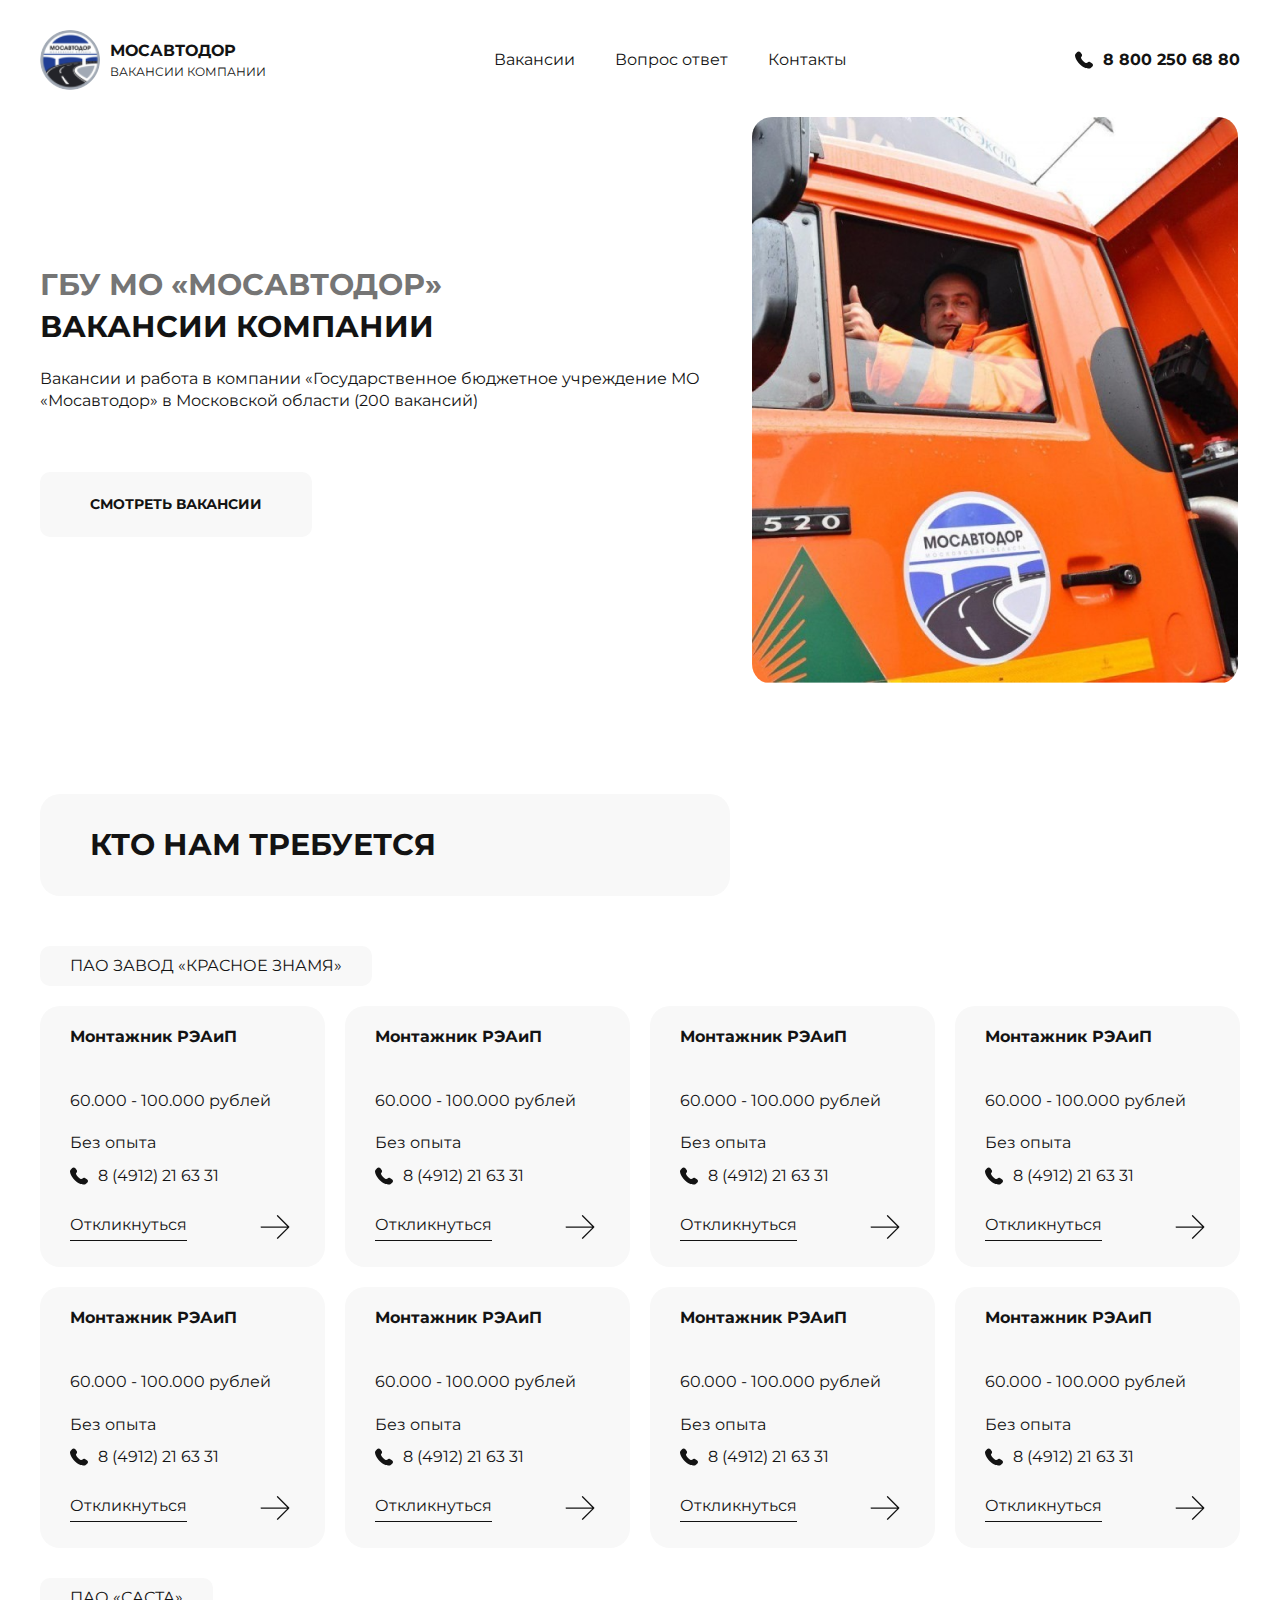
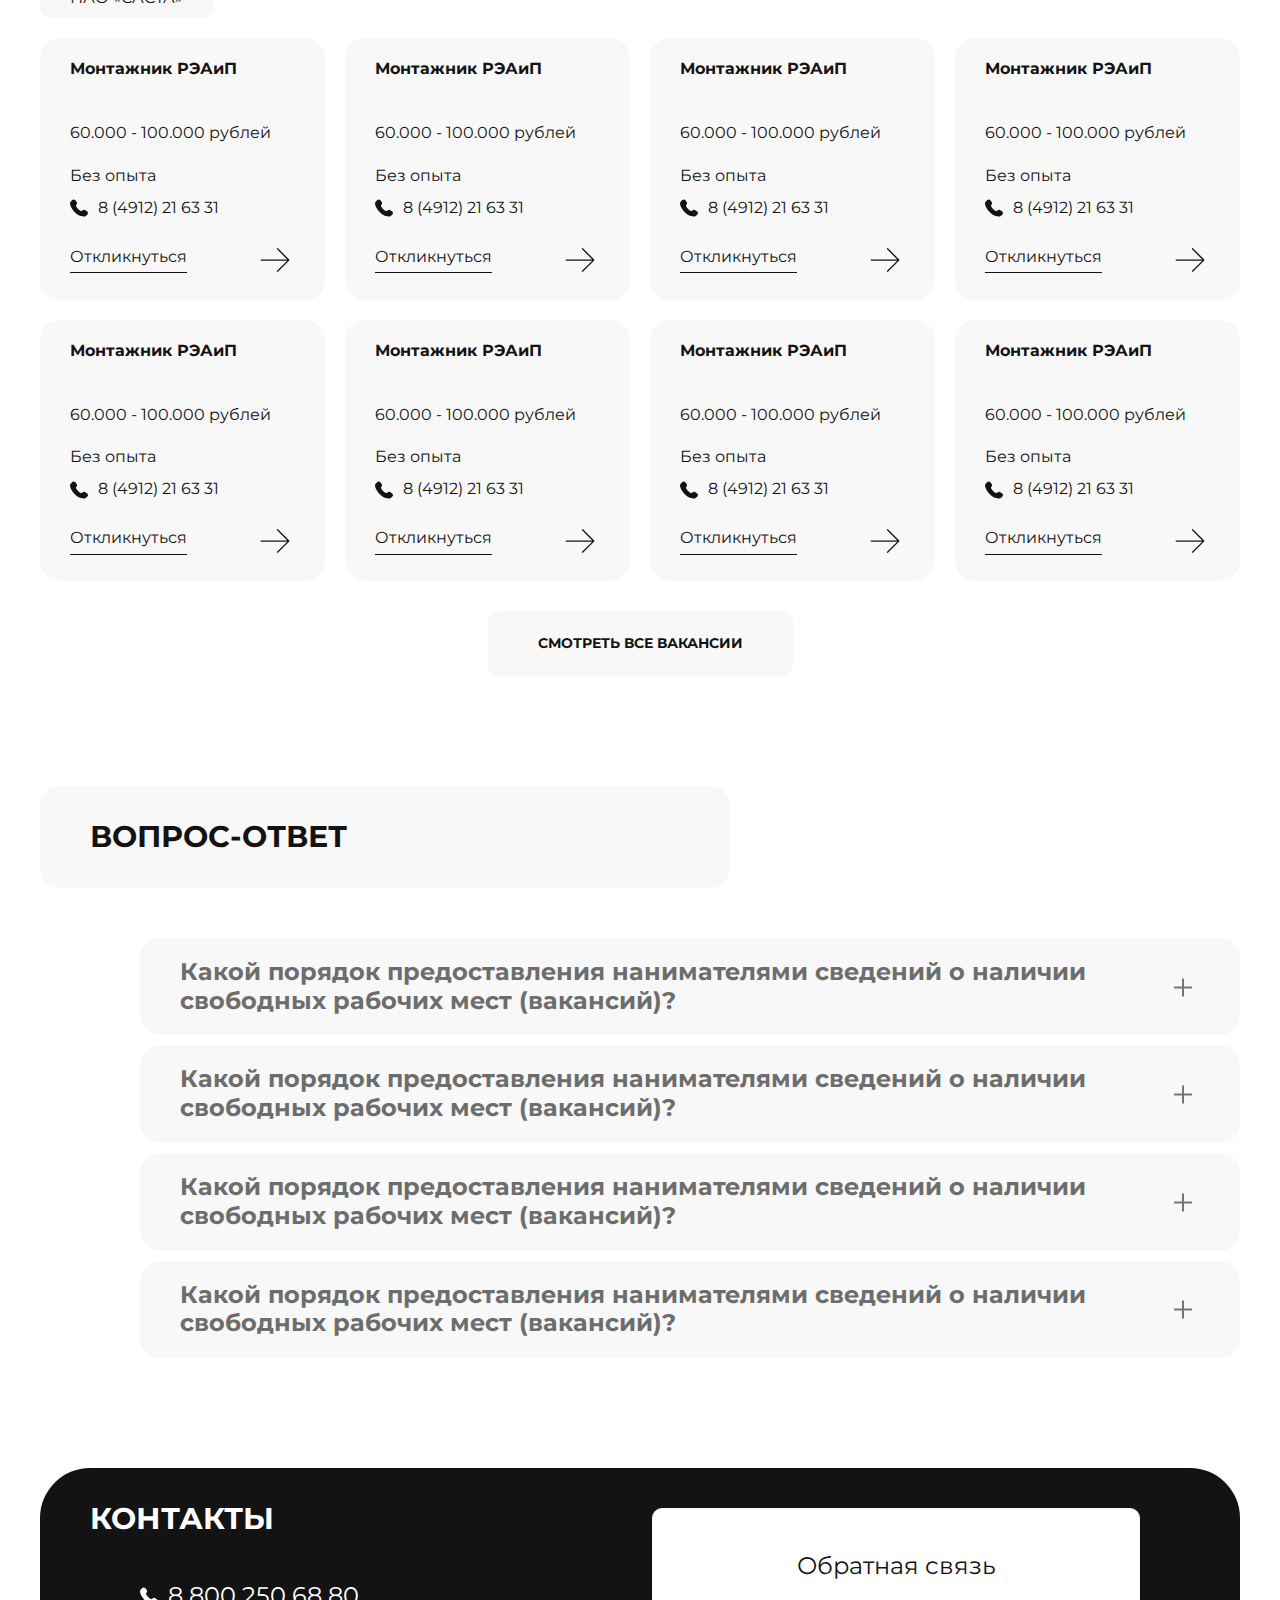
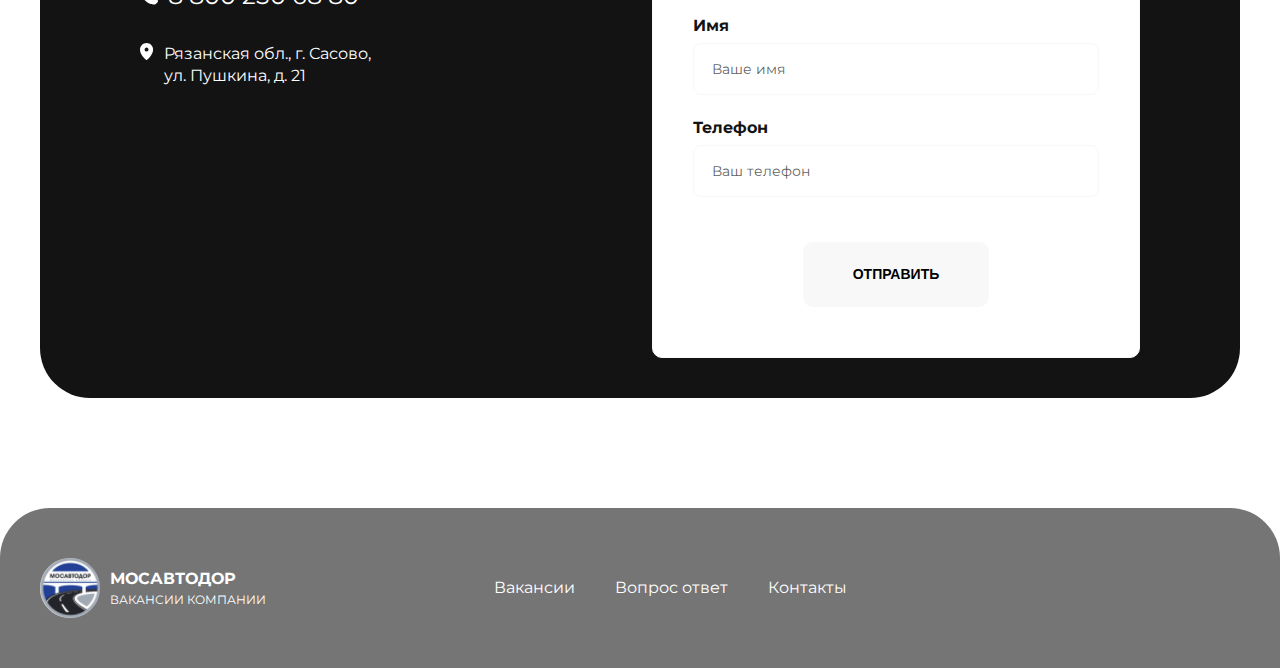
<file: index.html>
<!DOCTYPE html>
<html lang="en">

<head>
    <meta charset="UTF-8">
    <meta name="viewport" content="width=device-width, initial-scale=1.0">
    <link rel="shortcut icon" href="./favicon.ico" type="image/x-icon">
    <link rel="stylesheet" href="./css/style.css">
    <title>ГБУ МО «Мосавтодор»</title>
</head>

<body>
    <div class="wrapper">
        <header class="header">
            <div class="container">
                <div class="header__wrapper">
                    <a href="/" class="header__logo">
                        <img class="header__logo-img" src="./img/ico-logo.png" alt="logo-image">
                        <p class="header__logo-text">
                            Мосавтодор<br>
                            <span>вакансии компании</span>
                        </p>
                    </a>
                    <nav class="header__nav">
                        <ul class="header__list">
                            <li class="header__list-item"><a href="#" class="header__list-link">Вакансии</a></li>
                            <li class="header__list-item"><a href="#" class="header__list-link">Вопрос ответ</a></li>
                            <li class="header__list-item"><a href="#" class="header__list-link">Контакты</a></li>
                        </ul>
                    </nav>
                    <a href="tel:88002506880" class="header__phone">
                        <svg width="18" height="18" viewBox="0 0 18 18" fill="none" xmlns="http://www.w3.org/2000/svg">
                            <path
                                d="M12.5569 11.406L12.1019 11.859C12.1019 11.859 11.0189 12.935 8.06386 9.99698C5.10886 7.05898 6.19186 5.98298 6.19186 5.98298L6.47786 5.69698C7.18486 4.99498 7.25186 3.86698 6.63486 3.04298L5.37486 1.35998C4.61086 0.339979 3.13586 0.20498 2.26086 1.07498L0.690856 2.63498C0.257856 3.06698 -0.032144 3.62498 0.002856 4.24498C0.092856 5.83198 0.810856 9.24498 4.81486 13.227C9.06186 17.449 13.0469 17.617 14.6759 17.465C15.1919 17.417 15.6399 17.155 16.0009 16.795L17.4209 15.383C18.3809 14.43 18.1109 12.795 16.8829 12.128L14.9729 11.089C14.1669 10.652 13.1869 10.78 12.5569 11.406Z"
                                fill="#131313" />
                        </svg>
                        8 800 250 68 80
                    </a>
                    <button class="header__burger">
                        <svg width="28" height="20" viewBox="0 0 28 20" fill="none" xmlns="http://www.w3.org/2000/svg">
                            <path d="M2 2L26 2" stroke="black" stroke-width="2.5" stroke-linecap="round" />
                            <path d="M2 10L26 10" stroke="black" stroke-width="2.5" stroke-linecap="round" />
                            <path d="M2 18L26 18" stroke="black" stroke-width="2.5" stroke-linecap="round" />
                        </svg>
                    </button>
                </div>
            </div>
        </header>
        <main>
            <section class="hero">
                <div class="container">
                    <div class="hero__wrapper">
                        <div class="hero__info">
                            <h1 class="hero__title">
                                ГБУ МО <q>Мосавтодор</q><br> <span>вакансии компании</span>
                            </h1>
                            <p class="hero__subtitle">
                                Вакансии и работа в компании «Государственное бюджетное учреждение МО <q>Мосавтодор</q>
                                в Московской области (200 вакансий)
                            </p>
                            <a href="#" class="hero__link button">смотреть вакансии</a>
                        </div>
                        <div class="hero__image">
                            <img src="./img/hero-image.png" alt="image">
                        </div>
                    </div>
                </div>
            </section>
            <section class="need">
                <div class="container">
                    <h2 class="need__title">Кто нам требуется</h2>
                    <p class="need__label">ПАО завод <q>Красное знамя</q></p>
                    <div class="need__grid">
                        <div class="card">
                            <p class="card__name">Монтажник РЭАиП</p>
                            <p class="card__salary">60.000 - 100.000 рублей</p>
                            <p class="card__experience">Без опыта</p>
                            <a href="tel:84912216331" class="card__phone">
                                <svg width="18" height="18" viewBox="0 0 18 18" fill="none" xmlns="http://www.w3.org/2000/svg">
                                    <path d="M12.5569 11.406L12.1019 11.859C12.1019 11.859 11.0189 12.935 8.06386 9.997C5.10886 7.059 6.19186 5.983 6.19186 5.983L6.47786 5.697C7.18486 4.995 7.25186 3.867 6.63486 3.043L5.37486 1.36C4.61086 0.340002 3.13586 0.205002 2.26086 1.075L0.690856 2.635C0.257856 3.067 -0.032144 3.625 0.002856 4.245C0.092856 5.832 0.810856 9.245 4.81486 13.227C9.06186 17.449 13.0469 17.617 14.6759 17.465C15.1919 17.417 15.6399 17.155 16.0009 16.795L17.4209 15.383C18.3809 14.43 18.1109 12.795 16.8829 12.128L14.9729 11.089C14.1669 10.652 13.1869 10.78 12.5569 11.406Z" fill="#131313"/>
                                </svg>                                    
                                8 (4912) 21 63 31
                            </a>
                            <a href="#" class="card__more" toggle="#otclick">
                                <p class="card__more-text">Откликнуться</p>
                                <svg width="40" height="40" viewBox="0 0 40 40" fill="none" xmlns="http://www.w3.org/2000/svg">
                                    <path d="M22.0578 31.6922C21.9997 31.6342 21.9536 31.5652 21.9221 31.4894C21.8907 31.4135 21.8745 31.3321 21.8745 31.25C21.8745 31.1679 21.8907 31.0865 21.9221 31.0107C21.9536 30.9348 21.9997 30.8659 22.0578 30.8078L32.2406 20.625L6.25 20.625C6.08424 20.625 5.92526 20.5592 5.80806 20.442C5.69084 20.3247 5.625 20.1658 5.625 20C5.625 19.8343 5.69084 19.6753 5.80806 19.5581C5.92526 19.4409 6.08424 19.375 6.25 19.375L32.2406 19.375L22.0578 9.1922C21.9997 9.13413 21.9537 9.06519 21.9223 8.98932C21.8908 8.91345 21.8746 8.83213 21.8746 8.75001C21.8746 8.66789 21.8908 8.58657 21.9223 8.5107C21.9537 8.43483 21.9997 8.36589 22.0578 8.30782C22.1159 8.24975 22.1848 8.20369 22.2607 8.17227C22.3366 8.14084 22.4179 8.12466 22.5 8.12466C22.5821 8.12466 22.6634 8.14084 22.7393 8.17227C22.8152 8.20369 22.8841 8.24975 22.9422 8.30782L34.1922 19.5578C34.2503 19.6159 34.2964 19.6848 34.3278 19.7607C34.3593 19.8365 34.3755 19.9179 34.3755 20C34.3755 20.0821 34.3593 20.1635 34.3278 20.2394C34.2964 20.3152 34.2503 20.3842 34.1922 20.4422L22.9422 31.6922C22.8841 31.7503 22.8152 31.7964 22.7393 31.8279C22.6635 31.8593 22.5821 31.8755 22.5 31.8755C22.4179 31.8755 22.3365 31.8593 22.2607 31.8279C22.1848 31.7964 22.1159 31.7503 22.0578 31.6922Z" fill="#131313"/>
                                </svg>                                    
                            </a>
                        </div>
                        <div class="card">
                            <p class="card__name">Монтажник РЭАиП</p>
                            <p class="card__salary">60.000 - 100.000 рублей</p>
                            <p class="card__experience">Без опыта</p>
                            <a href="tel:84912216331" class="card__phone">
                                <svg width="18" height="18" viewBox="0 0 18 18" fill="none" xmlns="http://www.w3.org/2000/svg">
                                    <path d="M12.5569 11.406L12.1019 11.859C12.1019 11.859 11.0189 12.935 8.06386 9.997C5.10886 7.059 6.19186 5.983 6.19186 5.983L6.47786 5.697C7.18486 4.995 7.25186 3.867 6.63486 3.043L5.37486 1.36C4.61086 0.340002 3.13586 0.205002 2.26086 1.075L0.690856 2.635C0.257856 3.067 -0.032144 3.625 0.002856 4.245C0.092856 5.832 0.810856 9.245 4.81486 13.227C9.06186 17.449 13.0469 17.617 14.6759 17.465C15.1919 17.417 15.6399 17.155 16.0009 16.795L17.4209 15.383C18.3809 14.43 18.1109 12.795 16.8829 12.128L14.9729 11.089C14.1669 10.652 13.1869 10.78 12.5569 11.406Z" fill="#131313"/>
                                </svg>                                    
                                8 (4912) 21 63 31
                            </a>
                            <a href="#" class="card__more" toggle="#otclick">
                                <p class="card__more-text">Откликнуться</p>
                                <svg width="40" height="40" viewBox="0 0 40 40" fill="none" xmlns="http://www.w3.org/2000/svg">
                                    <path d="M22.0578 31.6922C21.9997 31.6342 21.9536 31.5652 21.9221 31.4894C21.8907 31.4135 21.8745 31.3321 21.8745 31.25C21.8745 31.1679 21.8907 31.0865 21.9221 31.0107C21.9536 30.9348 21.9997 30.8659 22.0578 30.8078L32.2406 20.625L6.25 20.625C6.08424 20.625 5.92526 20.5592 5.80806 20.442C5.69084 20.3247 5.625 20.1658 5.625 20C5.625 19.8343 5.69084 19.6753 5.80806 19.5581C5.92526 19.4409 6.08424 19.375 6.25 19.375L32.2406 19.375L22.0578 9.1922C21.9997 9.13413 21.9537 9.06519 21.9223 8.98932C21.8908 8.91345 21.8746 8.83213 21.8746 8.75001C21.8746 8.66789 21.8908 8.58657 21.9223 8.5107C21.9537 8.43483 21.9997 8.36589 22.0578 8.30782C22.1159 8.24975 22.1848 8.20369 22.2607 8.17227C22.3366 8.14084 22.4179 8.12466 22.5 8.12466C22.5821 8.12466 22.6634 8.14084 22.7393 8.17227C22.8152 8.20369 22.8841 8.24975 22.9422 8.30782L34.1922 19.5578C34.2503 19.6159 34.2964 19.6848 34.3278 19.7607C34.3593 19.8365 34.3755 19.9179 34.3755 20C34.3755 20.0821 34.3593 20.1635 34.3278 20.2394C34.2964 20.3152 34.2503 20.3842 34.1922 20.4422L22.9422 31.6922C22.8841 31.7503 22.8152 31.7964 22.7393 31.8279C22.6635 31.8593 22.5821 31.8755 22.5 31.8755C22.4179 31.8755 22.3365 31.8593 22.2607 31.8279C22.1848 31.7964 22.1159 31.7503 22.0578 31.6922Z" fill="#131313"/>
                                </svg>                                    
                            </a>
                        </div>
                        <div class="card">
                            <p class="card__name">Монтажник РЭАиП</p>
                            <p class="card__salary">60.000 - 100.000 рублей</p>
                            <p class="card__experience">Без опыта</p>
                            <a href="tel:84912216331" class="card__phone">
                                <svg width="18" height="18" viewBox="0 0 18 18" fill="none" xmlns="http://www.w3.org/2000/svg">
                                    <path d="M12.5569 11.406L12.1019 11.859C12.1019 11.859 11.0189 12.935 8.06386 9.997C5.10886 7.059 6.19186 5.983 6.19186 5.983L6.47786 5.697C7.18486 4.995 7.25186 3.867 6.63486 3.043L5.37486 1.36C4.61086 0.340002 3.13586 0.205002 2.26086 1.075L0.690856 2.635C0.257856 3.067 -0.032144 3.625 0.002856 4.245C0.092856 5.832 0.810856 9.245 4.81486 13.227C9.06186 17.449 13.0469 17.617 14.6759 17.465C15.1919 17.417 15.6399 17.155 16.0009 16.795L17.4209 15.383C18.3809 14.43 18.1109 12.795 16.8829 12.128L14.9729 11.089C14.1669 10.652 13.1869 10.78 12.5569 11.406Z" fill="#131313"/>
                                </svg>                                    
                                8 (4912) 21 63 31
                            </a>
                            <a href="#" class="card__more" toggle="#otclick">
                                <p class="card__more-text">Откликнуться</p>
                                <svg width="40" height="40" viewBox="0 0 40 40" fill="none" xmlns="http://www.w3.org/2000/svg">
                                    <path d="M22.0578 31.6922C21.9997 31.6342 21.9536 31.5652 21.9221 31.4894C21.8907 31.4135 21.8745 31.3321 21.8745 31.25C21.8745 31.1679 21.8907 31.0865 21.9221 31.0107C21.9536 30.9348 21.9997 30.8659 22.0578 30.8078L32.2406 20.625L6.25 20.625C6.08424 20.625 5.92526 20.5592 5.80806 20.442C5.69084 20.3247 5.625 20.1658 5.625 20C5.625 19.8343 5.69084 19.6753 5.80806 19.5581C5.92526 19.4409 6.08424 19.375 6.25 19.375L32.2406 19.375L22.0578 9.1922C21.9997 9.13413 21.9537 9.06519 21.9223 8.98932C21.8908 8.91345 21.8746 8.83213 21.8746 8.75001C21.8746 8.66789 21.8908 8.58657 21.9223 8.5107C21.9537 8.43483 21.9997 8.36589 22.0578 8.30782C22.1159 8.24975 22.1848 8.20369 22.2607 8.17227C22.3366 8.14084 22.4179 8.12466 22.5 8.12466C22.5821 8.12466 22.6634 8.14084 22.7393 8.17227C22.8152 8.20369 22.8841 8.24975 22.9422 8.30782L34.1922 19.5578C34.2503 19.6159 34.2964 19.6848 34.3278 19.7607C34.3593 19.8365 34.3755 19.9179 34.3755 20C34.3755 20.0821 34.3593 20.1635 34.3278 20.2394C34.2964 20.3152 34.2503 20.3842 34.1922 20.4422L22.9422 31.6922C22.8841 31.7503 22.8152 31.7964 22.7393 31.8279C22.6635 31.8593 22.5821 31.8755 22.5 31.8755C22.4179 31.8755 22.3365 31.8593 22.2607 31.8279C22.1848 31.7964 22.1159 31.7503 22.0578 31.6922Z" fill="#131313"/>
                                </svg>                                    
                            </a>
                        </div>
                        <div class="card">
                            <p class="card__name">Монтажник РЭАиП</p>
                            <p class="card__salary">60.000 - 100.000 рублей</p>
                            <p class="card__experience">Без опыта</p>
                            <a href="tel:84912216331" class="card__phone">
                                <svg width="18" height="18" viewBox="0 0 18 18" fill="none" xmlns="http://www.w3.org/2000/svg">
                                    <path d="M12.5569 11.406L12.1019 11.859C12.1019 11.859 11.0189 12.935 8.06386 9.997C5.10886 7.059 6.19186 5.983 6.19186 5.983L6.47786 5.697C7.18486 4.995 7.25186 3.867 6.63486 3.043L5.37486 1.36C4.61086 0.340002 3.13586 0.205002 2.26086 1.075L0.690856 2.635C0.257856 3.067 -0.032144 3.625 0.002856 4.245C0.092856 5.832 0.810856 9.245 4.81486 13.227C9.06186 17.449 13.0469 17.617 14.6759 17.465C15.1919 17.417 15.6399 17.155 16.0009 16.795L17.4209 15.383C18.3809 14.43 18.1109 12.795 16.8829 12.128L14.9729 11.089C14.1669 10.652 13.1869 10.78 12.5569 11.406Z" fill="#131313"/>
                                </svg>                                    
                                8 (4912) 21 63 31
                            </a>
                            <a href="#" class="card__more" toggle="#otclick">
                                <p class="card__more-text">Откликнуться</p>
                                <svg width="40" height="40" viewBox="0 0 40 40" fill="none" xmlns="http://www.w3.org/2000/svg">
                                    <path d="M22.0578 31.6922C21.9997 31.6342 21.9536 31.5652 21.9221 31.4894C21.8907 31.4135 21.8745 31.3321 21.8745 31.25C21.8745 31.1679 21.8907 31.0865 21.9221 31.0107C21.9536 30.9348 21.9997 30.8659 22.0578 30.8078L32.2406 20.625L6.25 20.625C6.08424 20.625 5.92526 20.5592 5.80806 20.442C5.69084 20.3247 5.625 20.1658 5.625 20C5.625 19.8343 5.69084 19.6753 5.80806 19.5581C5.92526 19.4409 6.08424 19.375 6.25 19.375L32.2406 19.375L22.0578 9.1922C21.9997 9.13413 21.9537 9.06519 21.9223 8.98932C21.8908 8.91345 21.8746 8.83213 21.8746 8.75001C21.8746 8.66789 21.8908 8.58657 21.9223 8.5107C21.9537 8.43483 21.9997 8.36589 22.0578 8.30782C22.1159 8.24975 22.1848 8.20369 22.2607 8.17227C22.3366 8.14084 22.4179 8.12466 22.5 8.12466C22.5821 8.12466 22.6634 8.14084 22.7393 8.17227C22.8152 8.20369 22.8841 8.24975 22.9422 8.30782L34.1922 19.5578C34.2503 19.6159 34.2964 19.6848 34.3278 19.7607C34.3593 19.8365 34.3755 19.9179 34.3755 20C34.3755 20.0821 34.3593 20.1635 34.3278 20.2394C34.2964 20.3152 34.2503 20.3842 34.1922 20.4422L22.9422 31.6922C22.8841 31.7503 22.8152 31.7964 22.7393 31.8279C22.6635 31.8593 22.5821 31.8755 22.5 31.8755C22.4179 31.8755 22.3365 31.8593 22.2607 31.8279C22.1848 31.7964 22.1159 31.7503 22.0578 31.6922Z" fill="#131313"/>
                                </svg>                                    
                            </a>
                        </div>
                        <div class="card">
                            <p class="card__name">Монтажник РЭАиП</p>
                            <p class="card__salary">60.000 - 100.000 рублей</p>
                            <p class="card__experience">Без опыта</p>
                            <a href="tel:84912216331" class="card__phone">
                                <svg width="18" height="18" viewBox="0 0 18 18" fill="none" xmlns="http://www.w3.org/2000/svg">
                                    <path d="M12.5569 11.406L12.1019 11.859C12.1019 11.859 11.0189 12.935 8.06386 9.997C5.10886 7.059 6.19186 5.983 6.19186 5.983L6.47786 5.697C7.18486 4.995 7.25186 3.867 6.63486 3.043L5.37486 1.36C4.61086 0.340002 3.13586 0.205002 2.26086 1.075L0.690856 2.635C0.257856 3.067 -0.032144 3.625 0.002856 4.245C0.092856 5.832 0.810856 9.245 4.81486 13.227C9.06186 17.449 13.0469 17.617 14.6759 17.465C15.1919 17.417 15.6399 17.155 16.0009 16.795L17.4209 15.383C18.3809 14.43 18.1109 12.795 16.8829 12.128L14.9729 11.089C14.1669 10.652 13.1869 10.78 12.5569 11.406Z" fill="#131313"/>
                                </svg>                                    
                                8 (4912) 21 63 31
                            </a>
                            <a href="#" class="card__more" toggle="#otclick">
                                <p class="card__more-text">Откликнуться</p>
                                <svg width="40" height="40" viewBox="0 0 40 40" fill="none" xmlns="http://www.w3.org/2000/svg">
                                    <path d="M22.0578 31.6922C21.9997 31.6342 21.9536 31.5652 21.9221 31.4894C21.8907 31.4135 21.8745 31.3321 21.8745 31.25C21.8745 31.1679 21.8907 31.0865 21.9221 31.0107C21.9536 30.9348 21.9997 30.8659 22.0578 30.8078L32.2406 20.625L6.25 20.625C6.08424 20.625 5.92526 20.5592 5.80806 20.442C5.69084 20.3247 5.625 20.1658 5.625 20C5.625 19.8343 5.69084 19.6753 5.80806 19.5581C5.92526 19.4409 6.08424 19.375 6.25 19.375L32.2406 19.375L22.0578 9.1922C21.9997 9.13413 21.9537 9.06519 21.9223 8.98932C21.8908 8.91345 21.8746 8.83213 21.8746 8.75001C21.8746 8.66789 21.8908 8.58657 21.9223 8.5107C21.9537 8.43483 21.9997 8.36589 22.0578 8.30782C22.1159 8.24975 22.1848 8.20369 22.2607 8.17227C22.3366 8.14084 22.4179 8.12466 22.5 8.12466C22.5821 8.12466 22.6634 8.14084 22.7393 8.17227C22.8152 8.20369 22.8841 8.24975 22.9422 8.30782L34.1922 19.5578C34.2503 19.6159 34.2964 19.6848 34.3278 19.7607C34.3593 19.8365 34.3755 19.9179 34.3755 20C34.3755 20.0821 34.3593 20.1635 34.3278 20.2394C34.2964 20.3152 34.2503 20.3842 34.1922 20.4422L22.9422 31.6922C22.8841 31.7503 22.8152 31.7964 22.7393 31.8279C22.6635 31.8593 22.5821 31.8755 22.5 31.8755C22.4179 31.8755 22.3365 31.8593 22.2607 31.8279C22.1848 31.7964 22.1159 31.7503 22.0578 31.6922Z" fill="#131313"/>
                                </svg>                                    
                            </a>
                        </div>
                        <div class="card">
                            <p class="card__name">Монтажник РЭАиП</p>
                            <p class="card__salary">60.000 - 100.000 рублей</p>
                            <p class="card__experience">Без опыта</p>
                            <a href="tel:84912216331" class="card__phone">
                                <svg width="18" height="18" viewBox="0 0 18 18" fill="none" xmlns="http://www.w3.org/2000/svg">
                                    <path d="M12.5569 11.406L12.1019 11.859C12.1019 11.859 11.0189 12.935 8.06386 9.997C5.10886 7.059 6.19186 5.983 6.19186 5.983L6.47786 5.697C7.18486 4.995 7.25186 3.867 6.63486 3.043L5.37486 1.36C4.61086 0.340002 3.13586 0.205002 2.26086 1.075L0.690856 2.635C0.257856 3.067 -0.032144 3.625 0.002856 4.245C0.092856 5.832 0.810856 9.245 4.81486 13.227C9.06186 17.449 13.0469 17.617 14.6759 17.465C15.1919 17.417 15.6399 17.155 16.0009 16.795L17.4209 15.383C18.3809 14.43 18.1109 12.795 16.8829 12.128L14.9729 11.089C14.1669 10.652 13.1869 10.78 12.5569 11.406Z" fill="#131313"/>
                                </svg>                                    
                                8 (4912) 21 63 31
                            </a>
                            <a href="#" class="card__more" toggle="#otclick">
                                <p class="card__more-text">Откликнуться</p>
                                <svg width="40" height="40" viewBox="0 0 40 40" fill="none" xmlns="http://www.w3.org/2000/svg">
                                    <path d="M22.0578 31.6922C21.9997 31.6342 21.9536 31.5652 21.9221 31.4894C21.8907 31.4135 21.8745 31.3321 21.8745 31.25C21.8745 31.1679 21.8907 31.0865 21.9221 31.0107C21.9536 30.9348 21.9997 30.8659 22.0578 30.8078L32.2406 20.625L6.25 20.625C6.08424 20.625 5.92526 20.5592 5.80806 20.442C5.69084 20.3247 5.625 20.1658 5.625 20C5.625 19.8343 5.69084 19.6753 5.80806 19.5581C5.92526 19.4409 6.08424 19.375 6.25 19.375L32.2406 19.375L22.0578 9.1922C21.9997 9.13413 21.9537 9.06519 21.9223 8.98932C21.8908 8.91345 21.8746 8.83213 21.8746 8.75001C21.8746 8.66789 21.8908 8.58657 21.9223 8.5107C21.9537 8.43483 21.9997 8.36589 22.0578 8.30782C22.1159 8.24975 22.1848 8.20369 22.2607 8.17227C22.3366 8.14084 22.4179 8.12466 22.5 8.12466C22.5821 8.12466 22.6634 8.14084 22.7393 8.17227C22.8152 8.20369 22.8841 8.24975 22.9422 8.30782L34.1922 19.5578C34.2503 19.6159 34.2964 19.6848 34.3278 19.7607C34.3593 19.8365 34.3755 19.9179 34.3755 20C34.3755 20.0821 34.3593 20.1635 34.3278 20.2394C34.2964 20.3152 34.2503 20.3842 34.1922 20.4422L22.9422 31.6922C22.8841 31.7503 22.8152 31.7964 22.7393 31.8279C22.6635 31.8593 22.5821 31.8755 22.5 31.8755C22.4179 31.8755 22.3365 31.8593 22.2607 31.8279C22.1848 31.7964 22.1159 31.7503 22.0578 31.6922Z" fill="#131313"/>
                                </svg>                                    
                            </a>
                        </div>
                        <div class="card">
                            <p class="card__name">Монтажник РЭАиП</p>
                            <p class="card__salary">60.000 - 100.000 рублей</p>
                            <p class="card__experience">Без опыта</p>
                            <a href="tel:84912216331" class="card__phone">
                                <svg width="18" height="18" viewBox="0 0 18 18" fill="none" xmlns="http://www.w3.org/2000/svg">
                                    <path d="M12.5569 11.406L12.1019 11.859C12.1019 11.859 11.0189 12.935 8.06386 9.997C5.10886 7.059 6.19186 5.983 6.19186 5.983L6.47786 5.697C7.18486 4.995 7.25186 3.867 6.63486 3.043L5.37486 1.36C4.61086 0.340002 3.13586 0.205002 2.26086 1.075L0.690856 2.635C0.257856 3.067 -0.032144 3.625 0.002856 4.245C0.092856 5.832 0.810856 9.245 4.81486 13.227C9.06186 17.449 13.0469 17.617 14.6759 17.465C15.1919 17.417 15.6399 17.155 16.0009 16.795L17.4209 15.383C18.3809 14.43 18.1109 12.795 16.8829 12.128L14.9729 11.089C14.1669 10.652 13.1869 10.78 12.5569 11.406Z" fill="#131313"/>
                                </svg>                                    
                                8 (4912) 21 63 31
                            </a>
                            <a href="#" class="card__more" toggle="#otclick">
                                <p class="card__more-text">Откликнуться</p>
                                <svg width="40" height="40" viewBox="0 0 40 40" fill="none" xmlns="http://www.w3.org/2000/svg">
                                    <path d="M22.0578 31.6922C21.9997 31.6342 21.9536 31.5652 21.9221 31.4894C21.8907 31.4135 21.8745 31.3321 21.8745 31.25C21.8745 31.1679 21.8907 31.0865 21.9221 31.0107C21.9536 30.9348 21.9997 30.8659 22.0578 30.8078L32.2406 20.625L6.25 20.625C6.08424 20.625 5.92526 20.5592 5.80806 20.442C5.69084 20.3247 5.625 20.1658 5.625 20C5.625 19.8343 5.69084 19.6753 5.80806 19.5581C5.92526 19.4409 6.08424 19.375 6.25 19.375L32.2406 19.375L22.0578 9.1922C21.9997 9.13413 21.9537 9.06519 21.9223 8.98932C21.8908 8.91345 21.8746 8.83213 21.8746 8.75001C21.8746 8.66789 21.8908 8.58657 21.9223 8.5107C21.9537 8.43483 21.9997 8.36589 22.0578 8.30782C22.1159 8.24975 22.1848 8.20369 22.2607 8.17227C22.3366 8.14084 22.4179 8.12466 22.5 8.12466C22.5821 8.12466 22.6634 8.14084 22.7393 8.17227C22.8152 8.20369 22.8841 8.24975 22.9422 8.30782L34.1922 19.5578C34.2503 19.6159 34.2964 19.6848 34.3278 19.7607C34.3593 19.8365 34.3755 19.9179 34.3755 20C34.3755 20.0821 34.3593 20.1635 34.3278 20.2394C34.2964 20.3152 34.2503 20.3842 34.1922 20.4422L22.9422 31.6922C22.8841 31.7503 22.8152 31.7964 22.7393 31.8279C22.6635 31.8593 22.5821 31.8755 22.5 31.8755C22.4179 31.8755 22.3365 31.8593 22.2607 31.8279C22.1848 31.7964 22.1159 31.7503 22.0578 31.6922Z" fill="#131313"/>
                                </svg>                                    
                            </a>
                        </div>
                        <div class="card">
                            <p class="card__name">Монтажник РЭАиП</p>
                            <p class="card__salary">60.000 - 100.000 рублей</p>
                            <p class="card__experience">Без опыта</p>
                            <a href="tel:84912216331" class="card__phone">
                                <svg width="18" height="18" viewBox="0 0 18 18" fill="none" xmlns="http://www.w3.org/2000/svg">
                                    <path d="M12.5569 11.406L12.1019 11.859C12.1019 11.859 11.0189 12.935 8.06386 9.997C5.10886 7.059 6.19186 5.983 6.19186 5.983L6.47786 5.697C7.18486 4.995 7.25186 3.867 6.63486 3.043L5.37486 1.36C4.61086 0.340002 3.13586 0.205002 2.26086 1.075L0.690856 2.635C0.257856 3.067 -0.032144 3.625 0.002856 4.245C0.092856 5.832 0.810856 9.245 4.81486 13.227C9.06186 17.449 13.0469 17.617 14.6759 17.465C15.1919 17.417 15.6399 17.155 16.0009 16.795L17.4209 15.383C18.3809 14.43 18.1109 12.795 16.8829 12.128L14.9729 11.089C14.1669 10.652 13.1869 10.78 12.5569 11.406Z" fill="#131313"/>
                                </svg>                                    
                                8 (4912) 21 63 31
                            </a>
                            <a href="#" class="card__more" toggle="#otclick">
                                <p class="card__more-text">Откликнуться</p>
                                <svg width="40" height="40" viewBox="0 0 40 40" fill="none" xmlns="http://www.w3.org/2000/svg">
                                    <path d="M22.0578 31.6922C21.9997 31.6342 21.9536 31.5652 21.9221 31.4894C21.8907 31.4135 21.8745 31.3321 21.8745 31.25C21.8745 31.1679 21.8907 31.0865 21.9221 31.0107C21.9536 30.9348 21.9997 30.8659 22.0578 30.8078L32.2406 20.625L6.25 20.625C6.08424 20.625 5.92526 20.5592 5.80806 20.442C5.69084 20.3247 5.625 20.1658 5.625 20C5.625 19.8343 5.69084 19.6753 5.80806 19.5581C5.92526 19.4409 6.08424 19.375 6.25 19.375L32.2406 19.375L22.0578 9.1922C21.9997 9.13413 21.9537 9.06519 21.9223 8.98932C21.8908 8.91345 21.8746 8.83213 21.8746 8.75001C21.8746 8.66789 21.8908 8.58657 21.9223 8.5107C21.9537 8.43483 21.9997 8.36589 22.0578 8.30782C22.1159 8.24975 22.1848 8.20369 22.2607 8.17227C22.3366 8.14084 22.4179 8.12466 22.5 8.12466C22.5821 8.12466 22.6634 8.14084 22.7393 8.17227C22.8152 8.20369 22.8841 8.24975 22.9422 8.30782L34.1922 19.5578C34.2503 19.6159 34.2964 19.6848 34.3278 19.7607C34.3593 19.8365 34.3755 19.9179 34.3755 20C34.3755 20.0821 34.3593 20.1635 34.3278 20.2394C34.2964 20.3152 34.2503 20.3842 34.1922 20.4422L22.9422 31.6922C22.8841 31.7503 22.8152 31.7964 22.7393 31.8279C22.6635 31.8593 22.5821 31.8755 22.5 31.8755C22.4179 31.8755 22.3365 31.8593 22.2607 31.8279C22.1848 31.7964 22.1159 31.7503 22.0578 31.6922Z" fill="#131313"/>
                                </svg>                                    
                            </a>
                        </div>
                    </div>
                    <p class="need__label">ПАО <q>Саста</q></p>
                    <div class="need__grid">
                        <div class="card">
                            <p class="card__name">Монтажник РЭАиП</p>
                            <p class="card__salary">60.000 - 100.000 рублей</p>
                            <p class="card__experience">Без опыта</p>
                            <a href="tel:84912216331" class="card__phone">
                                <svg width="18" height="18" viewBox="0 0 18 18" fill="none" xmlns="http://www.w3.org/2000/svg">
                                    <path d="M12.5569 11.406L12.1019 11.859C12.1019 11.859 11.0189 12.935 8.06386 9.997C5.10886 7.059 6.19186 5.983 6.19186 5.983L6.47786 5.697C7.18486 4.995 7.25186 3.867 6.63486 3.043L5.37486 1.36C4.61086 0.340002 3.13586 0.205002 2.26086 1.075L0.690856 2.635C0.257856 3.067 -0.032144 3.625 0.002856 4.245C0.092856 5.832 0.810856 9.245 4.81486 13.227C9.06186 17.449 13.0469 17.617 14.6759 17.465C15.1919 17.417 15.6399 17.155 16.0009 16.795L17.4209 15.383C18.3809 14.43 18.1109 12.795 16.8829 12.128L14.9729 11.089C14.1669 10.652 13.1869 10.78 12.5569 11.406Z" fill="#131313"/>
                                </svg>                                    
                                8 (4912) 21 63 31
                            </a>
                            <a href="#" class="card__more" toggle="#otclick">
                                <p class="card__more-text">Откликнуться</p>
                                <svg width="40" height="40" viewBox="0 0 40 40" fill="none" xmlns="http://www.w3.org/2000/svg">
                                    <path d="M22.0578 31.6922C21.9997 31.6342 21.9536 31.5652 21.9221 31.4894C21.8907 31.4135 21.8745 31.3321 21.8745 31.25C21.8745 31.1679 21.8907 31.0865 21.9221 31.0107C21.9536 30.9348 21.9997 30.8659 22.0578 30.8078L32.2406 20.625L6.25 20.625C6.08424 20.625 5.92526 20.5592 5.80806 20.442C5.69084 20.3247 5.625 20.1658 5.625 20C5.625 19.8343 5.69084 19.6753 5.80806 19.5581C5.92526 19.4409 6.08424 19.375 6.25 19.375L32.2406 19.375L22.0578 9.1922C21.9997 9.13413 21.9537 9.06519 21.9223 8.98932C21.8908 8.91345 21.8746 8.83213 21.8746 8.75001C21.8746 8.66789 21.8908 8.58657 21.9223 8.5107C21.9537 8.43483 21.9997 8.36589 22.0578 8.30782C22.1159 8.24975 22.1848 8.20369 22.2607 8.17227C22.3366 8.14084 22.4179 8.12466 22.5 8.12466C22.5821 8.12466 22.6634 8.14084 22.7393 8.17227C22.8152 8.20369 22.8841 8.24975 22.9422 8.30782L34.1922 19.5578C34.2503 19.6159 34.2964 19.6848 34.3278 19.7607C34.3593 19.8365 34.3755 19.9179 34.3755 20C34.3755 20.0821 34.3593 20.1635 34.3278 20.2394C34.2964 20.3152 34.2503 20.3842 34.1922 20.4422L22.9422 31.6922C22.8841 31.7503 22.8152 31.7964 22.7393 31.8279C22.6635 31.8593 22.5821 31.8755 22.5 31.8755C22.4179 31.8755 22.3365 31.8593 22.2607 31.8279C22.1848 31.7964 22.1159 31.7503 22.0578 31.6922Z" fill="#131313"/>
                                </svg>                                    
                            </a>
                        </div>
                        <div class="card">
                            <p class="card__name">Монтажник РЭАиП</p>
                            <p class="card__salary">60.000 - 100.000 рублей</p>
                            <p class="card__experience">Без опыта</p>
                            <a href="tel:84912216331" class="card__phone">
                                <svg width="18" height="18" viewBox="0 0 18 18" fill="none" xmlns="http://www.w3.org/2000/svg">
                                    <path d="M12.5569 11.406L12.1019 11.859C12.1019 11.859 11.0189 12.935 8.06386 9.997C5.10886 7.059 6.19186 5.983 6.19186 5.983L6.47786 5.697C7.18486 4.995 7.25186 3.867 6.63486 3.043L5.37486 1.36C4.61086 0.340002 3.13586 0.205002 2.26086 1.075L0.690856 2.635C0.257856 3.067 -0.032144 3.625 0.002856 4.245C0.092856 5.832 0.810856 9.245 4.81486 13.227C9.06186 17.449 13.0469 17.617 14.6759 17.465C15.1919 17.417 15.6399 17.155 16.0009 16.795L17.4209 15.383C18.3809 14.43 18.1109 12.795 16.8829 12.128L14.9729 11.089C14.1669 10.652 13.1869 10.78 12.5569 11.406Z" fill="#131313"/>
                                </svg>                                    
                                8 (4912) 21 63 31
                            </a>
                            <a href="#" class="card__more" toggle="#otclick">
                                <p class="card__more-text">Откликнуться</p>
                                <svg width="40" height="40" viewBox="0 0 40 40" fill="none" xmlns="http://www.w3.org/2000/svg">
                                    <path d="M22.0578 31.6922C21.9997 31.6342 21.9536 31.5652 21.9221 31.4894C21.8907 31.4135 21.8745 31.3321 21.8745 31.25C21.8745 31.1679 21.8907 31.0865 21.9221 31.0107C21.9536 30.9348 21.9997 30.8659 22.0578 30.8078L32.2406 20.625L6.25 20.625C6.08424 20.625 5.92526 20.5592 5.80806 20.442C5.69084 20.3247 5.625 20.1658 5.625 20C5.625 19.8343 5.69084 19.6753 5.80806 19.5581C5.92526 19.4409 6.08424 19.375 6.25 19.375L32.2406 19.375L22.0578 9.1922C21.9997 9.13413 21.9537 9.06519 21.9223 8.98932C21.8908 8.91345 21.8746 8.83213 21.8746 8.75001C21.8746 8.66789 21.8908 8.58657 21.9223 8.5107C21.9537 8.43483 21.9997 8.36589 22.0578 8.30782C22.1159 8.24975 22.1848 8.20369 22.2607 8.17227C22.3366 8.14084 22.4179 8.12466 22.5 8.12466C22.5821 8.12466 22.6634 8.14084 22.7393 8.17227C22.8152 8.20369 22.8841 8.24975 22.9422 8.30782L34.1922 19.5578C34.2503 19.6159 34.2964 19.6848 34.3278 19.7607C34.3593 19.8365 34.3755 19.9179 34.3755 20C34.3755 20.0821 34.3593 20.1635 34.3278 20.2394C34.2964 20.3152 34.2503 20.3842 34.1922 20.4422L22.9422 31.6922C22.8841 31.7503 22.8152 31.7964 22.7393 31.8279C22.6635 31.8593 22.5821 31.8755 22.5 31.8755C22.4179 31.8755 22.3365 31.8593 22.2607 31.8279C22.1848 31.7964 22.1159 31.7503 22.0578 31.6922Z" fill="#131313"/>
                                </svg>                                    
                            </a>
                        </div>
                        <div class="card">
                            <p class="card__name">Монтажник РЭАиП</p>
                            <p class="card__salary">60.000 - 100.000 рублей</p>
                            <p class="card__experience">Без опыта</p>
                            <a href="tel:84912216331" class="card__phone">
                                <svg width="18" height="18" viewBox="0 0 18 18" fill="none" xmlns="http://www.w3.org/2000/svg">
                                    <path d="M12.5569 11.406L12.1019 11.859C12.1019 11.859 11.0189 12.935 8.06386 9.997C5.10886 7.059 6.19186 5.983 6.19186 5.983L6.47786 5.697C7.18486 4.995 7.25186 3.867 6.63486 3.043L5.37486 1.36C4.61086 0.340002 3.13586 0.205002 2.26086 1.075L0.690856 2.635C0.257856 3.067 -0.032144 3.625 0.002856 4.245C0.092856 5.832 0.810856 9.245 4.81486 13.227C9.06186 17.449 13.0469 17.617 14.6759 17.465C15.1919 17.417 15.6399 17.155 16.0009 16.795L17.4209 15.383C18.3809 14.43 18.1109 12.795 16.8829 12.128L14.9729 11.089C14.1669 10.652 13.1869 10.78 12.5569 11.406Z" fill="#131313"/>
                                </svg>                                    
                                8 (4912) 21 63 31
                            </a>
                            <a href="#" class="card__more" toggle="#otclick">
                                <p class="card__more-text">Откликнуться</p>
                                <svg width="40" height="40" viewBox="0 0 40 40" fill="none" xmlns="http://www.w3.org/2000/svg">
                                    <path d="M22.0578 31.6922C21.9997 31.6342 21.9536 31.5652 21.9221 31.4894C21.8907 31.4135 21.8745 31.3321 21.8745 31.25C21.8745 31.1679 21.8907 31.0865 21.9221 31.0107C21.9536 30.9348 21.9997 30.8659 22.0578 30.8078L32.2406 20.625L6.25 20.625C6.08424 20.625 5.92526 20.5592 5.80806 20.442C5.69084 20.3247 5.625 20.1658 5.625 20C5.625 19.8343 5.69084 19.6753 5.80806 19.5581C5.92526 19.4409 6.08424 19.375 6.25 19.375L32.2406 19.375L22.0578 9.1922C21.9997 9.13413 21.9537 9.06519 21.9223 8.98932C21.8908 8.91345 21.8746 8.83213 21.8746 8.75001C21.8746 8.66789 21.8908 8.58657 21.9223 8.5107C21.9537 8.43483 21.9997 8.36589 22.0578 8.30782C22.1159 8.24975 22.1848 8.20369 22.2607 8.17227C22.3366 8.14084 22.4179 8.12466 22.5 8.12466C22.5821 8.12466 22.6634 8.14084 22.7393 8.17227C22.8152 8.20369 22.8841 8.24975 22.9422 8.30782L34.1922 19.5578C34.2503 19.6159 34.2964 19.6848 34.3278 19.7607C34.3593 19.8365 34.3755 19.9179 34.3755 20C34.3755 20.0821 34.3593 20.1635 34.3278 20.2394C34.2964 20.3152 34.2503 20.3842 34.1922 20.4422L22.9422 31.6922C22.8841 31.7503 22.8152 31.7964 22.7393 31.8279C22.6635 31.8593 22.5821 31.8755 22.5 31.8755C22.4179 31.8755 22.3365 31.8593 22.2607 31.8279C22.1848 31.7964 22.1159 31.7503 22.0578 31.6922Z" fill="#131313"/>
                                </svg>                                    
                            </a>
                        </div>
                        <div class="card">
                            <p class="card__name">Монтажник РЭАиП</p>
                            <p class="card__salary">60.000 - 100.000 рублей</p>
                            <p class="card__experience">Без опыта</p>
                            <a href="tel:84912216331" class="card__phone">
                                <svg width="18" height="18" viewBox="0 0 18 18" fill="none" xmlns="http://www.w3.org/2000/svg">
                                    <path d="M12.5569 11.406L12.1019 11.859C12.1019 11.859 11.0189 12.935 8.06386 9.997C5.10886 7.059 6.19186 5.983 6.19186 5.983L6.47786 5.697C7.18486 4.995 7.25186 3.867 6.63486 3.043L5.37486 1.36C4.61086 0.340002 3.13586 0.205002 2.26086 1.075L0.690856 2.635C0.257856 3.067 -0.032144 3.625 0.002856 4.245C0.092856 5.832 0.810856 9.245 4.81486 13.227C9.06186 17.449 13.0469 17.617 14.6759 17.465C15.1919 17.417 15.6399 17.155 16.0009 16.795L17.4209 15.383C18.3809 14.43 18.1109 12.795 16.8829 12.128L14.9729 11.089C14.1669 10.652 13.1869 10.78 12.5569 11.406Z" fill="#131313"/>
                                </svg>                                    
                                8 (4912) 21 63 31
                            </a>
                            <a href="#" class="card__more" toggle="#otclick">
                                <p class="card__more-text">Откликнуться</p>
                                <svg width="40" height="40" viewBox="0 0 40 40" fill="none" xmlns="http://www.w3.org/2000/svg">
                                    <path d="M22.0578 31.6922C21.9997 31.6342 21.9536 31.5652 21.9221 31.4894C21.8907 31.4135 21.8745 31.3321 21.8745 31.25C21.8745 31.1679 21.8907 31.0865 21.9221 31.0107C21.9536 30.9348 21.9997 30.8659 22.0578 30.8078L32.2406 20.625L6.25 20.625C6.08424 20.625 5.92526 20.5592 5.80806 20.442C5.69084 20.3247 5.625 20.1658 5.625 20C5.625 19.8343 5.69084 19.6753 5.80806 19.5581C5.92526 19.4409 6.08424 19.375 6.25 19.375L32.2406 19.375L22.0578 9.1922C21.9997 9.13413 21.9537 9.06519 21.9223 8.98932C21.8908 8.91345 21.8746 8.83213 21.8746 8.75001C21.8746 8.66789 21.8908 8.58657 21.9223 8.5107C21.9537 8.43483 21.9997 8.36589 22.0578 8.30782C22.1159 8.24975 22.1848 8.20369 22.2607 8.17227C22.3366 8.14084 22.4179 8.12466 22.5 8.12466C22.5821 8.12466 22.6634 8.14084 22.7393 8.17227C22.8152 8.20369 22.8841 8.24975 22.9422 8.30782L34.1922 19.5578C34.2503 19.6159 34.2964 19.6848 34.3278 19.7607C34.3593 19.8365 34.3755 19.9179 34.3755 20C34.3755 20.0821 34.3593 20.1635 34.3278 20.2394C34.2964 20.3152 34.2503 20.3842 34.1922 20.4422L22.9422 31.6922C22.8841 31.7503 22.8152 31.7964 22.7393 31.8279C22.6635 31.8593 22.5821 31.8755 22.5 31.8755C22.4179 31.8755 22.3365 31.8593 22.2607 31.8279C22.1848 31.7964 22.1159 31.7503 22.0578 31.6922Z" fill="#131313"/>
                                </svg>                                    
                            </a>
                        </div>
                        <div class="card">
                            <p class="card__name">Монтажник РЭАиП</p>
                            <p class="card__salary">60.000 - 100.000 рублей</p>
                            <p class="card__experience">Без опыта</p>
                            <a href="tel:84912216331" class="card__phone">
                                <svg width="18" height="18" viewBox="0 0 18 18" fill="none" xmlns="http://www.w3.org/2000/svg">
                                    <path d="M12.5569 11.406L12.1019 11.859C12.1019 11.859 11.0189 12.935 8.06386 9.997C5.10886 7.059 6.19186 5.983 6.19186 5.983L6.47786 5.697C7.18486 4.995 7.25186 3.867 6.63486 3.043L5.37486 1.36C4.61086 0.340002 3.13586 0.205002 2.26086 1.075L0.690856 2.635C0.257856 3.067 -0.032144 3.625 0.002856 4.245C0.092856 5.832 0.810856 9.245 4.81486 13.227C9.06186 17.449 13.0469 17.617 14.6759 17.465C15.1919 17.417 15.6399 17.155 16.0009 16.795L17.4209 15.383C18.3809 14.43 18.1109 12.795 16.8829 12.128L14.9729 11.089C14.1669 10.652 13.1869 10.78 12.5569 11.406Z" fill="#131313"/>
                                </svg>                                    
                                8 (4912) 21 63 31
                            </a>
                            <a href="#" class="card__more" toggle="#otclick">
                                <p class="card__more-text">Откликнуться</p>
                                <svg width="40" height="40" viewBox="0 0 40 40" fill="none" xmlns="http://www.w3.org/2000/svg">
                                    <path d="M22.0578 31.6922C21.9997 31.6342 21.9536 31.5652 21.9221 31.4894C21.8907 31.4135 21.8745 31.3321 21.8745 31.25C21.8745 31.1679 21.8907 31.0865 21.9221 31.0107C21.9536 30.9348 21.9997 30.8659 22.0578 30.8078L32.2406 20.625L6.25 20.625C6.08424 20.625 5.92526 20.5592 5.80806 20.442C5.69084 20.3247 5.625 20.1658 5.625 20C5.625 19.8343 5.69084 19.6753 5.80806 19.5581C5.92526 19.4409 6.08424 19.375 6.25 19.375L32.2406 19.375L22.0578 9.1922C21.9997 9.13413 21.9537 9.06519 21.9223 8.98932C21.8908 8.91345 21.8746 8.83213 21.8746 8.75001C21.8746 8.66789 21.8908 8.58657 21.9223 8.5107C21.9537 8.43483 21.9997 8.36589 22.0578 8.30782C22.1159 8.24975 22.1848 8.20369 22.2607 8.17227C22.3366 8.14084 22.4179 8.12466 22.5 8.12466C22.5821 8.12466 22.6634 8.14084 22.7393 8.17227C22.8152 8.20369 22.8841 8.24975 22.9422 8.30782L34.1922 19.5578C34.2503 19.6159 34.2964 19.6848 34.3278 19.7607C34.3593 19.8365 34.3755 19.9179 34.3755 20C34.3755 20.0821 34.3593 20.1635 34.3278 20.2394C34.2964 20.3152 34.2503 20.3842 34.1922 20.4422L22.9422 31.6922C22.8841 31.7503 22.8152 31.7964 22.7393 31.8279C22.6635 31.8593 22.5821 31.8755 22.5 31.8755C22.4179 31.8755 22.3365 31.8593 22.2607 31.8279C22.1848 31.7964 22.1159 31.7503 22.0578 31.6922Z" fill="#131313"/>
                                </svg>                                    
                            </a>
                        </div>
                        <div class="card">
                            <p class="card__name">Монтажник РЭАиП</p>
                            <p class="card__salary">60.000 - 100.000 рублей</p>
                            <p class="card__experience">Без опыта</p>
                            <a href="tel:84912216331" class="card__phone">
                                <svg width="18" height="18" viewBox="0 0 18 18" fill="none" xmlns="http://www.w3.org/2000/svg">
                                    <path d="M12.5569 11.406L12.1019 11.859C12.1019 11.859 11.0189 12.935 8.06386 9.997C5.10886 7.059 6.19186 5.983 6.19186 5.983L6.47786 5.697C7.18486 4.995 7.25186 3.867 6.63486 3.043L5.37486 1.36C4.61086 0.340002 3.13586 0.205002 2.26086 1.075L0.690856 2.635C0.257856 3.067 -0.032144 3.625 0.002856 4.245C0.092856 5.832 0.810856 9.245 4.81486 13.227C9.06186 17.449 13.0469 17.617 14.6759 17.465C15.1919 17.417 15.6399 17.155 16.0009 16.795L17.4209 15.383C18.3809 14.43 18.1109 12.795 16.8829 12.128L14.9729 11.089C14.1669 10.652 13.1869 10.78 12.5569 11.406Z" fill="#131313"/>
                                </svg>                                    
                                8 (4912) 21 63 31
                            </a>
                            <a href="#" class="card__more" toggle="#otclick">
                                <p class="card__more-text">Откликнуться</p>
                                <svg width="40" height="40" viewBox="0 0 40 40" fill="none" xmlns="http://www.w3.org/2000/svg">
                                    <path d="M22.0578 31.6922C21.9997 31.6342 21.9536 31.5652 21.9221 31.4894C21.8907 31.4135 21.8745 31.3321 21.8745 31.25C21.8745 31.1679 21.8907 31.0865 21.9221 31.0107C21.9536 30.9348 21.9997 30.8659 22.0578 30.8078L32.2406 20.625L6.25 20.625C6.08424 20.625 5.92526 20.5592 5.80806 20.442C5.69084 20.3247 5.625 20.1658 5.625 20C5.625 19.8343 5.69084 19.6753 5.80806 19.5581C5.92526 19.4409 6.08424 19.375 6.25 19.375L32.2406 19.375L22.0578 9.1922C21.9997 9.13413 21.9537 9.06519 21.9223 8.98932C21.8908 8.91345 21.8746 8.83213 21.8746 8.75001C21.8746 8.66789 21.8908 8.58657 21.9223 8.5107C21.9537 8.43483 21.9997 8.36589 22.0578 8.30782C22.1159 8.24975 22.1848 8.20369 22.2607 8.17227C22.3366 8.14084 22.4179 8.12466 22.5 8.12466C22.5821 8.12466 22.6634 8.14084 22.7393 8.17227C22.8152 8.20369 22.8841 8.24975 22.9422 8.30782L34.1922 19.5578C34.2503 19.6159 34.2964 19.6848 34.3278 19.7607C34.3593 19.8365 34.3755 19.9179 34.3755 20C34.3755 20.0821 34.3593 20.1635 34.3278 20.2394C34.2964 20.3152 34.2503 20.3842 34.1922 20.4422L22.9422 31.6922C22.8841 31.7503 22.8152 31.7964 22.7393 31.8279C22.6635 31.8593 22.5821 31.8755 22.5 31.8755C22.4179 31.8755 22.3365 31.8593 22.2607 31.8279C22.1848 31.7964 22.1159 31.7503 22.0578 31.6922Z" fill="#131313"/>
                                </svg>                                    
                            </a>
                        </div>
                        <div class="card">
                            <p class="card__name">Монтажник РЭАиП</p>
                            <p class="card__salary">60.000 - 100.000 рублей</p>
                            <p class="card__experience">Без опыта</p>
                            <a href="tel:84912216331" class="card__phone">
                                <svg width="18" height="18" viewBox="0 0 18 18" fill="none" xmlns="http://www.w3.org/2000/svg">
                                    <path d="M12.5569 11.406L12.1019 11.859C12.1019 11.859 11.0189 12.935 8.06386 9.997C5.10886 7.059 6.19186 5.983 6.19186 5.983L6.47786 5.697C7.18486 4.995 7.25186 3.867 6.63486 3.043L5.37486 1.36C4.61086 0.340002 3.13586 0.205002 2.26086 1.075L0.690856 2.635C0.257856 3.067 -0.032144 3.625 0.002856 4.245C0.092856 5.832 0.810856 9.245 4.81486 13.227C9.06186 17.449 13.0469 17.617 14.6759 17.465C15.1919 17.417 15.6399 17.155 16.0009 16.795L17.4209 15.383C18.3809 14.43 18.1109 12.795 16.8829 12.128L14.9729 11.089C14.1669 10.652 13.1869 10.78 12.5569 11.406Z" fill="#131313"/>
                                </svg>                                    
                                8 (4912) 21 63 31
                            </a>
                            <a href="#" class="card__more" toggle="#otclick">
                                <p class="card__more-text">Откликнуться</p>
                                <svg width="40" height="40" viewBox="0 0 40 40" fill="none" xmlns="http://www.w3.org/2000/svg">
                                    <path d="M22.0578 31.6922C21.9997 31.6342 21.9536 31.5652 21.9221 31.4894C21.8907 31.4135 21.8745 31.3321 21.8745 31.25C21.8745 31.1679 21.8907 31.0865 21.9221 31.0107C21.9536 30.9348 21.9997 30.8659 22.0578 30.8078L32.2406 20.625L6.25 20.625C6.08424 20.625 5.92526 20.5592 5.80806 20.442C5.69084 20.3247 5.625 20.1658 5.625 20C5.625 19.8343 5.69084 19.6753 5.80806 19.5581C5.92526 19.4409 6.08424 19.375 6.25 19.375L32.2406 19.375L22.0578 9.1922C21.9997 9.13413 21.9537 9.06519 21.9223 8.98932C21.8908 8.91345 21.8746 8.83213 21.8746 8.75001C21.8746 8.66789 21.8908 8.58657 21.9223 8.5107C21.9537 8.43483 21.9997 8.36589 22.0578 8.30782C22.1159 8.24975 22.1848 8.20369 22.2607 8.17227C22.3366 8.14084 22.4179 8.12466 22.5 8.12466C22.5821 8.12466 22.6634 8.14084 22.7393 8.17227C22.8152 8.20369 22.8841 8.24975 22.9422 8.30782L34.1922 19.5578C34.2503 19.6159 34.2964 19.6848 34.3278 19.7607C34.3593 19.8365 34.3755 19.9179 34.3755 20C34.3755 20.0821 34.3593 20.1635 34.3278 20.2394C34.2964 20.3152 34.2503 20.3842 34.1922 20.4422L22.9422 31.6922C22.8841 31.7503 22.8152 31.7964 22.7393 31.8279C22.6635 31.8593 22.5821 31.8755 22.5 31.8755C22.4179 31.8755 22.3365 31.8593 22.2607 31.8279C22.1848 31.7964 22.1159 31.7503 22.0578 31.6922Z" fill="#131313"/>
                                </svg>                                    
                            </a>
                        </div>
                        <div class="card">
                            <p class="card__name">Монтажник РЭАиП</p>
                            <p class="card__salary">60.000 - 100.000 рублей</p>
                            <p class="card__experience">Без опыта</p>
                            <a href="tel:84912216331" class="card__phone">
                                <svg width="18" height="18" viewBox="0 0 18 18" fill="none" xmlns="http://www.w3.org/2000/svg">
                                    <path d="M12.5569 11.406L12.1019 11.859C12.1019 11.859 11.0189 12.935 8.06386 9.997C5.10886 7.059 6.19186 5.983 6.19186 5.983L6.47786 5.697C7.18486 4.995 7.25186 3.867 6.63486 3.043L5.37486 1.36C4.61086 0.340002 3.13586 0.205002 2.26086 1.075L0.690856 2.635C0.257856 3.067 -0.032144 3.625 0.002856 4.245C0.092856 5.832 0.810856 9.245 4.81486 13.227C9.06186 17.449 13.0469 17.617 14.6759 17.465C15.1919 17.417 15.6399 17.155 16.0009 16.795L17.4209 15.383C18.3809 14.43 18.1109 12.795 16.8829 12.128L14.9729 11.089C14.1669 10.652 13.1869 10.78 12.5569 11.406Z" fill="#131313"/>
                                </svg>                                    
                                8 (4912) 21 63 31
                            </a>
                            <a href="#" class="card__more" toggle="#otclick">
                                <p class="card__more-text">Откликнуться</p>
                                <svg width="40" height="40" viewBox="0 0 40 40" fill="none" xmlns="http://www.w3.org/2000/svg">
                                    <path d="M22.0578 31.6922C21.9997 31.6342 21.9536 31.5652 21.9221 31.4894C21.8907 31.4135 21.8745 31.3321 21.8745 31.25C21.8745 31.1679 21.8907 31.0865 21.9221 31.0107C21.9536 30.9348 21.9997 30.8659 22.0578 30.8078L32.2406 20.625L6.25 20.625C6.08424 20.625 5.92526 20.5592 5.80806 20.442C5.69084 20.3247 5.625 20.1658 5.625 20C5.625 19.8343 5.69084 19.6753 5.80806 19.5581C5.92526 19.4409 6.08424 19.375 6.25 19.375L32.2406 19.375L22.0578 9.1922C21.9997 9.13413 21.9537 9.06519 21.9223 8.98932C21.8908 8.91345 21.8746 8.83213 21.8746 8.75001C21.8746 8.66789 21.8908 8.58657 21.9223 8.5107C21.9537 8.43483 21.9997 8.36589 22.0578 8.30782C22.1159 8.24975 22.1848 8.20369 22.2607 8.17227C22.3366 8.14084 22.4179 8.12466 22.5 8.12466C22.5821 8.12466 22.6634 8.14084 22.7393 8.17227C22.8152 8.20369 22.8841 8.24975 22.9422 8.30782L34.1922 19.5578C34.2503 19.6159 34.2964 19.6848 34.3278 19.7607C34.3593 19.8365 34.3755 19.9179 34.3755 20C34.3755 20.0821 34.3593 20.1635 34.3278 20.2394C34.2964 20.3152 34.2503 20.3842 34.1922 20.4422L22.9422 31.6922C22.8841 31.7503 22.8152 31.7964 22.7393 31.8279C22.6635 31.8593 22.5821 31.8755 22.5 31.8755C22.4179 31.8755 22.3365 31.8593 22.2607 31.8279C22.1848 31.7964 22.1159 31.7503 22.0578 31.6922Z" fill="#131313"/>
                                </svg>                                    
                            </a>
                        </div>
                    </div>
                    <a href="#" class="button button_center">смотреть все вакансии</a>
                </div>
            </section>
            <section class="faq">
                <div class="container">
                    <h2 class="need__title">Вопрос-ответ</h2>
                    <div id="accordion" class="accordion faq__accordion">
                        <div class="accordion__item faq__accordion-item">
                            <div class="accordion__header faq__accordion-header">
                                <div class="faq__accordion-title">Какой порядок предоставления нанимателями сведений о наличии свободных рабочих мест (вакансий)?</div>
                                <svg class="faq__accordion-icon" width="35" height="36" viewBox="0 0 35 36" fill="none" xmlns="http://www.w3.org/2000/svg">
                                    <circle cx="17.5" cy="18" r="17.5" fill="#F8F8F8"/>
                                    <path d="M9 18.5H27" stroke="#757575" stroke-width="2"/>
                                    <path d="M18.0001 27.5002V9.50024" stroke="#757575" stroke-width="2"/>
                                </svg>                                    
                            </div>
                            <div class="accordion__body faq__accordion-body">
                                <div class="accordion__content faq__accordion-content">
                                    <div class="faq__card-body">
                                        <p class="faq__card-text">
                                            Регистрация граждан в качестве безработных осуществляется по 
                                            их месту жительства органами по труду, занятости и социальной 
                                            защите при личном обращении.При регистрации безработным гражданин 
                                            предъявляет документы, предусмотренные законодательными актами.
                                        </p>
                                    </div>
                                </div>
                            </div>
                        </div>
                        <div class="accordion__item faq__accordion-item">
                            <div class="accordion__header faq__accordion-header">
                                <div class="faq__accordion-title">Какой порядок предоставления нанимателями сведений о наличии свободных рабочих мест (вакансий)?</div>
                                <svg class="faq__accordion-icon" width="35" height="36" viewBox="0 0 35 36" fill="none" xmlns="http://www.w3.org/2000/svg">
                                    <circle cx="17.5" cy="18" r="17.5" fill="#F8F8F8"/>
                                    <path d="M9 18.5H27" stroke="#757575" stroke-width="2"/>
                                    <path d="M18.0001 27.5002V9.50024" stroke="#757575" stroke-width="2"/>
                                </svg>                                    
                            </div>
                            <div class="accordion__body faq__accordion-body">
                                <div class="accordion__content faq__accordion-content">
                                    <div class="faq__card-body">
                                        <p class="faq__card-text">
                                            Регистрация граждан в качестве безработных осуществляется по 
                                            их месту жительства органами по труду, занятости и социальной 
                                            защите при личном обращении.При регистрации безработным гражданин 
                                            предъявляет документы, предусмотренные законодательными актами.
                                        </p>
                                    </div>
                                </div>
                            </div>
                        </div>
                        <div class="accordion__item faq__accordion-item">
                            <div class="accordion__header faq__accordion-header">
                                <div class="faq__accordion-title">Какой порядок предоставления нанимателями сведений о наличии свободных рабочих мест (вакансий)?</div>
                                <svg class="faq__accordion-icon" width="35" height="36" viewBox="0 0 35 36" fill="none" xmlns="http://www.w3.org/2000/svg">
                                    <circle cx="17.5" cy="18" r="17.5" fill="#F8F8F8"/>
                                    <path d="M9 18.5H27" stroke="#757575" stroke-width="2"/>
                                    <path d="M18.0001 27.5002V9.50024" stroke="#757575" stroke-width="2"/>
                                </svg>                                    
                            </div>
                            <div class="accordion__body faq__accordion-body">
                                <div class="accordion__content faq__accordion-content">
                                    <div class="faq__card-body">
                                        <p class="faq__card-text">
                                            Регистрация граждан в качестве безработных осуществляется по 
                                            их месту жительства органами по труду, занятости и социальной 
                                            защите при личном обращении.При регистрации безработным гражданин 
                                            предъявляет документы, предусмотренные законодательными актами.
                                        </p>
                                    </div>
                                </div>
                            </div>
                        </div>
                        <div class="accordion__item faq__accordion-item">
                            <div class="accordion__header faq__accordion-header">
                                <div class="faq__accordion-title">Какой порядок предоставления нанимателями сведений о наличии свободных рабочих мест (вакансий)?</div>
                                <svg class="faq__accordion-icon" width="35" height="36" viewBox="0 0 35 36" fill="none" xmlns="http://www.w3.org/2000/svg">
                                    <circle cx="17.5" cy="18" r="17.5" fill="#F8F8F8"/>
                                    <path d="M9 18.5H27" stroke="#757575" stroke-width="2"/>
                                    <path d="M18.0001 27.5002V9.50024" stroke="#757575" stroke-width="2"/>
                                </svg>                                    
                            </div>
                            <div class="accordion__body faq__accordion-body">
                                <div class="accordion__content faq__accordion-content">
                                    <div class="faq__card-body">
                                        <p class="faq__card-text">
                                            Регистрация граждан в качестве безработных осуществляется по 
                                            их месту жительства органами по труду, занятости и социальной 
                                            защите при личном обращении.При регистрации безработным гражданин 
                                            предъявляет документы, предусмотренные законодательными актами.
                                        </p>
                                    </div>
                                </div>
                            </div>
                        </div>
                    </div>
                </div>
            </section>
            <section class="contacts">
                <div class="container">
                    <div class="contacts__wrapper">
                        <div class="contacts__info">
                            <h3 class="contacts__title">контакты</h3>
                            <ul class="contacts__list">
                                <li class="contacts__list-item">
                                    <a href="tel:88002506880" class="contacts__link">
                                        <svg width="18" height="18" viewBox="0 0 18 18" fill="none" xmlns="http://www.w3.org/2000/svg">
                                            <path d="M12.5569 11.406L12.1019 11.859C12.1019 11.859 11.0189 12.935 8.06386 9.99698C5.10886 7.05898 6.19186 5.98298 6.19186 5.98298L6.47786 5.69698C7.18486 4.99498 7.25186 3.86698 6.63486 3.04298L5.37486 1.35998C4.61086 0.339979 3.13586 0.20498 2.26086 1.07498L0.690856 2.63498C0.257856 3.06698 -0.032144 3.62498 0.002856 4.24498C0.092856 5.83198 0.810856 9.24498 4.81486 13.227C9.06186 17.449 13.0469 17.617 14.6759 17.465C15.1919 17.417 15.6399 17.155 16.0009 16.795L17.4209 15.383C18.3809 14.43 18.1109 12.795 16.8829 12.128L14.9729 11.089C14.1669 10.652 13.1869 10.78 12.5569 11.406Z" fill="white"/>
                                        </svg>                                            
                                        8 800 250 68 80
                                    </a>
                                </li>
                                <li class="contacts__list-item">
                                    <p class="contacts__link contacts__link_address">
                                        <svg width="14" height="17" viewBox="0 0 14 17" fill="none" xmlns="http://www.w3.org/2000/svg">
                                            <path fill-rule="evenodd" clip-rule="evenodd" d="M5.93595 16.793L5.93988 16.797L5.94249 16.7996C6.1141 16.9296 6.32352 17 6.53883 17C6.75415 17 6.96357 16.9296 7.13517 16.7996L7.13779 16.797L7.14171 16.793L7.15741 16.7813C7.24168 16.7164 7.32453 16.6497 7.40588 16.5812C8.38098 15.7593 9.2768 14.8477 10.0816 13.8584C11.5214 12.0772 13.0777 9.48785 13.0777 6.53883C13.0777 4.80463 12.3888 3.14145 11.1625 1.91518C9.93622 0.688911 8.27304 0 6.53883 0C4.80463 0 3.14145 0.688911 1.91518 1.91518C0.688911 3.14145 0 4.80463 0 6.53883C0 9.48785 1.55624 12.0772 2.9974 13.8584C3.80219 14.8477 4.69801 15.7593 5.67309 16.5812C5.75457 16.649 5.83696 16.7157 5.92026 16.7813L5.93595 16.793ZM6.53883 8.50048C6.79644 8.50048 7.05153 8.44974 7.28952 8.35116C7.52752 8.25258 7.74377 8.10808 7.92593 7.92593C8.10808 7.74377 8.25258 7.52752 8.35116 7.28952C8.44974 7.05153 8.50048 6.79644 8.50048 6.53883C8.50048 6.28123 8.44974 6.02614 8.35116 5.78814C8.25258 5.55014 8.10808 5.33389 7.92593 5.15174C7.74377 4.96958 7.52752 4.82509 7.28952 4.7265C7.05153 4.62792 6.79644 4.57718 6.53883 4.57718C6.01857 4.57718 5.51962 4.78386 5.15174 5.15174C4.78386 5.51962 4.57718 6.01857 4.57718 6.53883C4.57718 7.05909 4.78386 7.55805 5.15174 7.92593C5.51962 8.29381 6.01857 8.50048 6.53883 8.50048Z" fill="white"/>
                                        </svg>                                                                                       
                                        Рязанская обл., г. Сасово,<br> 
                                        ул. Пушкина, д. 21
                                    </p>
                                </li>
                            </ul>
                        </div>
                        <form action="#" class="contacts__form">
                            <h4 class="contacts__form-title">Обратная связь</h4>
                            <div class="contacts__form-input">
                                <label for="name">Имя</label>
                                <input type="text" id="name" name="name" placeholder="Ваше имя">
                            </div>
                            <div class="contacts__form-input">
                                <label for="phone">Телефон</label>
                                <input type="text" id="phone" name="phone" data-input="masked" placeholder="Ваш телефон">
                            </div>
                            <button type="submit" class="contacts__form-button button button_center">Отправить</button>
                        </form>
                    </div>
                </div>
            </section>
        </main>
        <footer class="footer">
            <div class="container">
                <div class="footer__wrapper">
                    <a href="/" class="footer__logo">
                        <img class="footer__logo-img" src="./img/ico-logo.png" alt="logo-image">
                        <p class="footer__logo-text">
                            Мосавтодор<br>
                            <span>вакансии компании</span>
                        </p>
                    </a>
                    <nav class="footer__nav">
                        <ul class="footer__list">
                            <li class="footer__list-item"><a href="#" class="footer__list-link">Вакансии</a></li>
                            <li class="footer__list-item"><a href="#" class="footer__list-link">Вопрос ответ</a></li>
                            <li class="footer__list-item"><a href="#" class="footer__list-link">Контакты</a></li>
                        </ul>
                    </nav>
                    <a href="tel:88002506880" class="footer__phone">
                        <svg width="18" height="18" viewBox="0 0 18 18" fill="none" xmlns="http://www.w3.org/2000/svg">
                            <path
                                d="M12.5569 11.406L12.1019 11.859C12.1019 11.859 11.0189 12.935 8.06386 9.99698C5.10886 7.05898 6.19186 5.98298 6.19186 5.98298L6.47786 5.69698C7.18486 4.99498 7.25186 3.86698 6.63486 3.04298L5.37486 1.35998C4.61086 0.339979 3.13586 0.20498 2.26086 1.07498L0.690856 2.63498C0.257856 3.06698 -0.032144 3.62498 0.002856 4.24498C0.092856 5.83198 0.810856 9.24498 4.81486 13.227C9.06186 17.449 13.0469 17.617 14.6759 17.465C15.1919 17.417 15.6399 17.155 16.0009 16.795L17.4209 15.383C18.3809 14.43 18.1109 12.795 16.8829 12.128L14.9729 11.089C14.1669 10.652 13.1869 10.78 12.5569 11.406Z"
                                fill="#131313" />
                        </svg>
                        8 800 250 68 80
                    </a>
                </div>
            </div>
        </footer>
    </div>
    <div class="overlay" id="otclick">
        <div class="modal-dialog">
            <a href="#" class="modal-dialog__close" toggle="#otclick">
                <svg viewBox="0 0 50 50" id="icon" xmlns="http://www.w3.org/2000/svg">
                    <path
                        d="M27.8286 25L45.4144 7.41421L42.5859 4.58578L25.0002 22.1716L7.41436 4.58578L4.58594 7.41421L22.1717 25L4.58594 42.5858L7.41436 45.4142L25.0002 27.8284L42.5859 45.4142L45.4144 42.5858L27.8286 25Z" />
                </svg>
            </a>
            <form action="#" class="register__form register__form_modal">
                <h4 class="register__form-title">Откликнитесь на вакансию</h4>
                <div class="register__form-grid">
                    <div class="register__form-input">
                        <label for="name">Имя*</label>
                        <input type="text" id="name" name="name" placeholder="Имя">
                    </div>
                    <div class="register__form-input">
                        <label for="lastname">Фамилия*</label>
                        <input type="text" id="lastname" name="lastname" placeholder="Фамилия">
                    </div>
                </div>
                <div class="register__form-input">
                    <label for="phone">Номер телефона*</label>
                    <input type="text" id="phone" name="phone" placeholder="+7 ___ ___ __ __" data-input="masked">
                </div>
                <div class="register__form-input">
                    <label for="email">E-mail*</label>
                    <input type="text" id="email" name="email" placeholder="Напишите E-mail">
                </div>
                <ul class="register__form-tabs">
                    <li class="register__form-item">
                        <div class="register__form-tab active">Файл</div>
                    </li>
                    <li class="register__form-item">
                        <div class="register__form-tab">Ссылка</div>
                    </li>
                </ul>
                <div class="register__form-droparea active"  data-block="tab-content">
                    <div class="register__form-dropwrap">
                        <label for="file">
                            <svg width="20" height="26" viewBox="0 0 20 26" fill="none" xmlns="http://www.w3.org/2000/svg">
                                <path d="M7.1394 17.1674H12.8619M10.0006 14.3062V20.0286M11.4312 0H4.5643C2.96186 0 2.16063 -1.06589e-07 1.54859 0.31186C1.01021 0.586166 0.572494 1.02388 0.298188 1.56226C-0.013672 2.17431 -0.0136719 2.97554 -0.0136719 4.57797V21.1731C-0.0136719 22.7755 -0.013672 23.5768 0.298188 24.1888C0.572494 24.7272 1.01021 25.1649 1.54859 25.4392C2.16063 25.7511 2.96186 25.7511 4.5643 25.7511H15.437C17.0394 25.7511 17.8407 25.7511 18.4527 25.4392C18.9911 25.1649 19.4288 24.7272 19.7031 24.1888C20.0149 23.5768 20.0149 22.7755 20.0149 21.1731V8.58369M11.4312 0L20.0149 8.58369M11.4312 0V6.29471C11.4312 7.09592 11.4312 7.49654 11.5872 7.80256C11.7244 8.07175 11.9431 8.2906 12.2124 8.42777C12.5184 8.58369 12.9189 8.58369 13.7202 8.58369H20.0149" stroke="black" stroke-linecap="round" stroke-linejoin="round"/>
                            </svg>
                            Выберите файл
                        </label>
                        <p>или перетащите сюда</p>
                        <input type="file" id="file" name="file" data-input="file">
                    </div>
                    <div class="register__form-message">Загрузите файл в формате PDF, DOC, DOCX, RTF 5МБ</div>
                    <div class="register__form-filename"></div>
                </div>
                <div class="register__form-link" data-block="tab-content">
                    <div class="register__form-input">
                        <label for="url">Ссылка на резюме</label>
                        <input type="text" id="url" name="url" placeholder="Вставьте ссылку">
                    </div>
                </div>
                <div class="register__form-input">
                    <label for="email">Комментарий</label>
                    <textarea type="text" id="email" name="email" placeholder="Напишите Комментарий" style="min-height: 52px;"></textarea>
                </div>
                <div class="register__form-input">
                    <label>Откуда вы узнали о вакансии?*</label>
                    <div class="register__form-select">
                        <div class="register__form-value">
                            <p>Выберите вариант</p>
                            <svg width="13" height="8" viewBox="0 0 13 8" fill="none" xmlns="http://www.w3.org/2000/svg">
                                <path d="M0.500001 0.5L6.5 7.5L12.5 0.500002" stroke="black" stroke-linecap="round" stroke-linejoin="round"/>
                            </svg>                                
                        </div>
                        <div class="register__form-selectbody">
                            <input type="radio" name="where" id="where-1">
                            <label for="where-1">Соц. сети</label>
                            <input type="radio" name="where" id="where-2">
                            <label for="where-2">Знакомые</label>
                            <input type="radio" name="where" id="where-3">
                            <label for="where-3">Другое</label>
                        </div>
                    </div>
                </div>
                <div class="register__form-privacy">
                    <input type="checkbox" id="privacy">
                    <label for="privacy">
                        Соглашаюсь на обработку персональных данных в соотвествии с <a href="">политикой</a>
                    </label>
                </div>
                <button type="submit" class="register__form-button button button_center">Отправить</button>
            </form>
        </div>
    </div>
    <div class="mobile-menu">
        <div class="mobile-menu__body">
            <button class="mobile-menu__close">
                <svg width="34" height="34" viewBox="0 0 34 34" fill="none" xmlns="http://www.w3.org/2000/svg">
                    <path d="M8.51465 8.51465L25.4852 25.4852" stroke="black" stroke-width="2.5"
                        stroke-linecap="round" />
                    <path d="M25.4854 8.51465L8.51479 25.4852" stroke="black" stroke-width="2.5"
                        stroke-linecap="round" />
                </svg>
            </button>
            <div class="mobile-menu__wrapper">
                <ul class="header__list header__list_mobile">
                    <li class="header__list-item"><a href="#" class="header__list-link">Вакансии</a></li>
                    <li class="header__list-item"><a href="#" class="header__list-link">Вопрос ответ</a>
                    </li>
                    <li class="header__list-item"><a href="#" class="header__list-link">Контакты</a></li>
                </ul>
                <a href="tel:88002506880" class="header__phone header__phone_mobile">
                    <svg width="18" height="18" viewBox="0 0 18 18" fill="none" xmlns="http://www.w3.org/2000/svg">
                        <path
                            d="M12.5569 11.406L12.1019 11.859C12.1019 11.859 11.0189 12.935 8.06386 9.99698C5.10886 7.05898 6.19186 5.98298 6.19186 5.98298L6.47786 5.69698C7.18486 4.99498 7.25186 3.86698 6.63486 3.04298L5.37486 1.35998C4.61086 0.339979 3.13586 0.20498 2.26086 1.07498L0.690856 2.63498C0.257856 3.06698 -0.032144 3.62498 0.002856 4.24498C0.092856 5.83198 0.810856 9.24498 4.81486 13.227C9.06186 17.449 13.0469 17.617 14.6759 17.465C15.1919 17.417 15.6399 17.155 16.0009 16.795L17.4209 15.383C18.3809 14.43 18.1109 12.795 16.8829 12.128L14.9729 11.089C14.1669 10.652 13.1869 10.78 12.5569 11.406Z"
                            fill="#131313" />
                    </svg>
                    8 800 250 68 80
                </a>
            </div>
        </div>
    </div>
    <script src="./script/inputmask.min.js"></script>
    <script src="./script/script.js"></script>
</body>

</html>
</file>
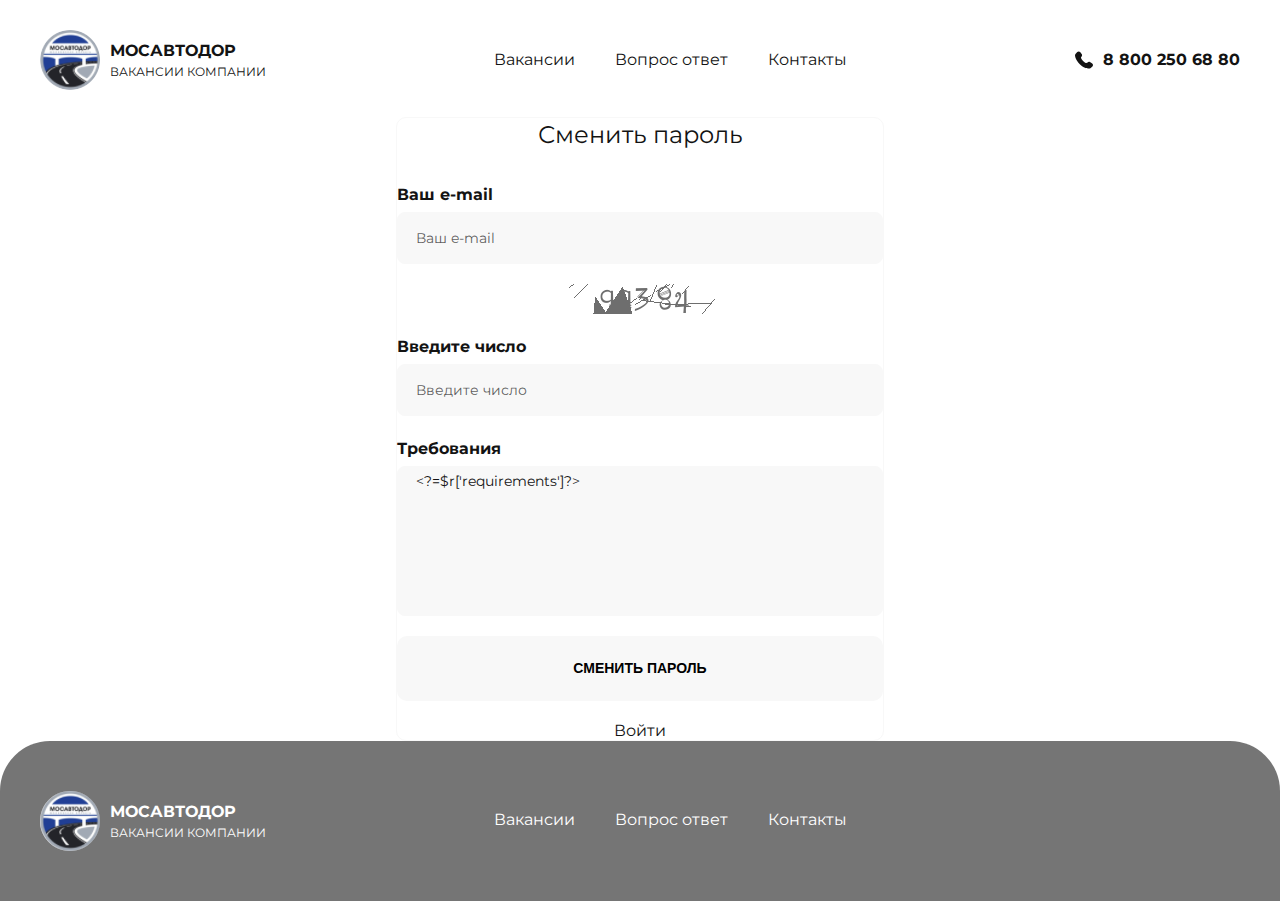
<file: login.html>
<!DOCTYPE html>
<html lang="en">

<head>
    <meta charset="UTF-8">
    <meta name="viewport" content="width=device-width, initial-scale=1.0">
    <link rel="shortcut icon" href="./favicon.ico" type="image/x-icon">
    <link rel="stylesheet" href="./css/style.css">
    <title>ГБУ МО «Мосавтодор»</title>
</head>

<body>
    <div class="wrapper">
        <header class="header">
            <div class="container">
                <div class="header__wrapper">
                    <a href="/" class="header__logo">
                        <img class="header__logo-img" src="./img/ico-logo.png" alt="logo-image">
                        <p class="header__logo-text">
                            Мосавтодор<br>
                            <span>вакансии компании</span>
                        </p>
                    </a>
                    <nav class="header__nav">
                        <ul class="header__list">
                            <li class="header__list-item"><a href="#" class="header__list-link">Вакансии</a></li>
                            <li class="header__list-item"><a href="#" class="header__list-link">Вопрос ответ</a></li>
                            <li class="header__list-item"><a href="#" class="header__list-link">Контакты</a></li>
                        </ul>
                    </nav>
                    <a href="tel:88002506880" class="header__phone">
                        <svg width="18" height="18" viewBox="0 0 18 18" fill="none" xmlns="http://www.w3.org/2000/svg">
                            <path
                                d="M12.5569 11.406L12.1019 11.859C12.1019 11.859 11.0189 12.935 8.06386 9.99698C5.10886 7.05898 6.19186 5.98298 6.19186 5.98298L6.47786 5.69698C7.18486 4.99498 7.25186 3.86698 6.63486 3.04298L5.37486 1.35998C4.61086 0.339979 3.13586 0.20498 2.26086 1.07498L0.690856 2.63498C0.257856 3.06698 -0.032144 3.62498 0.002856 4.24498C0.092856 5.83198 0.810856 9.24498 4.81486 13.227C9.06186 17.449 13.0469 17.617 14.6759 17.465C15.1919 17.417 15.6399 17.155 16.0009 16.795L17.4209 15.383C18.3809 14.43 18.1109 12.795 16.8829 12.128L14.9729 11.089C14.1669 10.652 13.1869 10.78 12.5569 11.406Z"
                                fill="#131313" />
                        </svg>
                        8 800 250 68 80
                    </a>
                    <button class="header__burger">
                        <svg width="28" height="20" viewBox="0 0 28 20" fill="none" xmlns="http://www.w3.org/2000/svg">
                            <path d="M2 2L26 2" stroke="black" stroke-width="2.5" stroke-linecap="round" />
                            <path d="M2 10L26 10" stroke="black" stroke-width="2.5" stroke-linecap="round" />
                            <path d="M2 18L26 18" stroke="black" stroke-width="2.5" stroke-linecap="round" />
                        </svg>
                    </button>
                </div>
            </div>
        </header>
        <main>
            <section class="register">
                <div class="container">
                    <form action="#" class="register__form">
                        <h4 class="register__form-title">Сменить пароль</h4>
                        <div class="register__form-input">
                            <label for="email">Ваш e-mail</label>
                            <input type="text" id="email" name="email" placeholder="Ваш e-mail">
                        </div>
                        <div class="register__form-input">
                            <a class="register__form-capcha" href="javascript:void(0)" title="Обновить число">
                                <img class="captcha_image" src="./img/captcha.png" alt="Антиспам">
                            </a>
                        </div>
                        <div class="register__form-input">
                            <label for="captcha">Введите число</label>
                            <input type="text" id="captcha" name="captcha" placeholder="Введите число">
                        </div>
                        <div class="register__form-input">
                            <label for="requirements">Требования</label>
                            <textarea type="text" id="requirements" name="requirements" placeholder=""><?=$r['requirements']?></textarea>
                        </div>
                        <button type="submit" class="register__form-button button button_center">Сменить пароль</button>
                        <a href="/user" class="register__form-reset">Войти</a>
                    </form>
                </div>
            </section>
        </main>
        <footer class="footer">
            <div class="container">
                <div class="footer__wrapper">
                    <a href="/" class="footer__logo">
                        <img class="footer__logo-img" src="./img/ico-logo.png" alt="logo-image">
                        <p class="footer__logo-text">
                            Мосавтодор<br>
                            <span>вакансии компании</span>
                        </p>
                    </a>
                    <nav class="footer__nav">
                        <ul class="footer__list">
                            <li class="footer__list-item"><a href="#" class="footer__list-link">Вакансии</a></li>
                            <li class="footer__list-item"><a href="#" class="footer__list-link">Вопрос ответ</a></li>
                            <li class="footer__list-item"><a href="#" class="footer__list-link">Контакты</a></li>
                        </ul>
                    </nav>
                    <a href="tel:88002506880" class="footer__phone">
                        <svg width="18" height="18" viewBox="0 0 18 18" fill="none" xmlns="http://www.w3.org/2000/svg">
                            <path
                                d="M12.5569 11.406L12.1019 11.859C12.1019 11.859 11.0189 12.935 8.06386 9.99698C5.10886 7.05898 6.19186 5.98298 6.19186 5.98298L6.47786 5.69698C7.18486 4.99498 7.25186 3.86698 6.63486 3.04298L5.37486 1.35998C4.61086 0.339979 3.13586 0.20498 2.26086 1.07498L0.690856 2.63498C0.257856 3.06698 -0.032144 3.62498 0.002856 4.24498C0.092856 5.83198 0.810856 9.24498 4.81486 13.227C9.06186 17.449 13.0469 17.617 14.6759 17.465C15.1919 17.417 15.6399 17.155 16.0009 16.795L17.4209 15.383C18.3809 14.43 18.1109 12.795 16.8829 12.128L14.9729 11.089C14.1669 10.652 13.1869 10.78 12.5569 11.406Z"
                                fill="#131313" />
                        </svg>
                        8 800 250 68 80
                    </a>
                </div>
            </div>
        </footer>
    </div>
    <div class="mobile-menu">
        <div class="mobile-menu__body">
            <button class="mobile-menu__close">
                <svg width="34" height="34" viewBox="0 0 34 34" fill="none" xmlns="http://www.w3.org/2000/svg">
                    <path d="M8.51465 8.51465L25.4852 25.4852" stroke="black" stroke-width="2.5"
                        stroke-linecap="round" />
                    <path d="M25.4854 8.51465L8.51479 25.4852" stroke="black" stroke-width="2.5"
                        stroke-linecap="round" />
                </svg>
            </button>
            <div class="mobile-menu__wrapper">
                <ul class="header__list header__list_mobile">
                    <li class="header__list-item"><a href="#" class="header__list-link">Вакансии</a></li>
                    <li class="header__list-item"><a href="#" class="header__list-link">Вопрос ответ</a>
                    </li>
                    <li class="header__list-item"><a href="#" class="header__list-link">Контакты</a></li>
                </ul>
                <a href="tel:88002506880" class="header__phone header__phone_mobile">
                    <svg width="18" height="18" viewBox="0 0 18 18" fill="none" xmlns="http://www.w3.org/2000/svg">
                        <path
                            d="M12.5569 11.406L12.1019 11.859C12.1019 11.859 11.0189 12.935 8.06386 9.99698C5.10886 7.05898 6.19186 5.98298 6.19186 5.98298L6.47786 5.69698C7.18486 4.99498 7.25186 3.86698 6.63486 3.04298L5.37486 1.35998C4.61086 0.339979 3.13586 0.20498 2.26086 1.07498L0.690856 2.63498C0.257856 3.06698 -0.032144 3.62498 0.002856 4.24498C0.092856 5.83198 0.810856 9.24498 4.81486 13.227C9.06186 17.449 13.0469 17.617 14.6759 17.465C15.1919 17.417 15.6399 17.155 16.0009 16.795L17.4209 15.383C18.3809 14.43 18.1109 12.795 16.8829 12.128L14.9729 11.089C14.1669 10.652 13.1869 10.78 12.5569 11.406Z"
                            fill="#131313" />
                    </svg>
                    8 800 250 68 80
                </a>
            </div>
        </div>
    </div>
    <script src="./script/inputmask.min.js"></script>
    <script src="./script/script.js"></script>
</body>

</html>
</file>
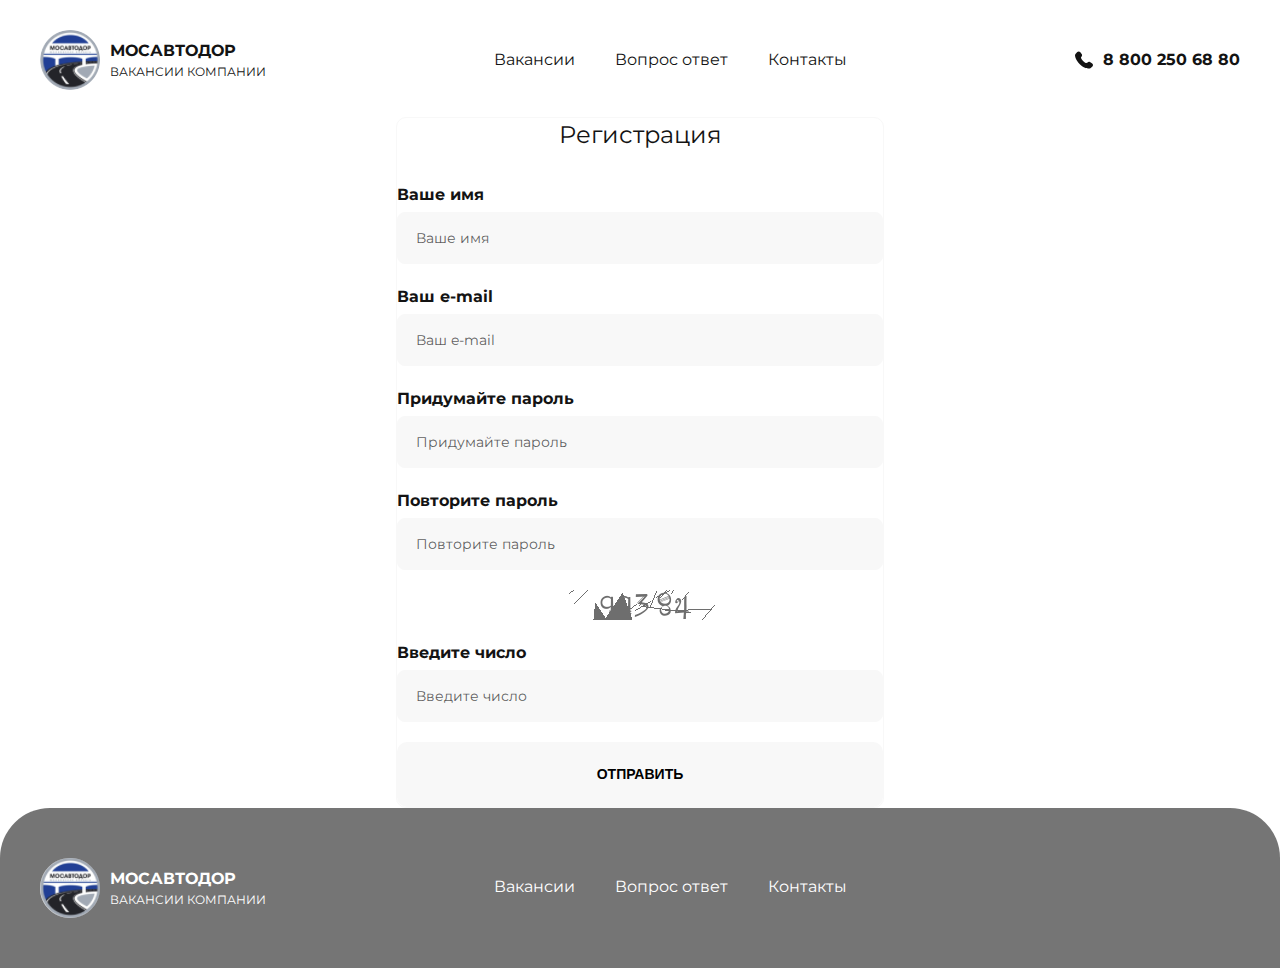
<file: register.html>
<!DOCTYPE html>
<html lang="en">

<head>
    <meta charset="UTF-8">
    <meta name="viewport" content="width=device-width, initial-scale=1.0">
    <link rel="shortcut icon" href="./favicon.ico" type="image/x-icon">
    <link rel="stylesheet" href="./css/style.css">
    <title>ГБУ МО «Мосавтодор»</title>
</head>

<body>
    <div class="wrapper">
        <header class="header">
            <div class="container">
                <div class="header__wrapper">
                    <a href="/" class="header__logo">
                        <img class="header__logo-img" src="./img/ico-logo.png" alt="logo-image">
                        <p class="header__logo-text">
                            Мосавтодор<br>
                            <span>вакансии компании</span>
                        </p>
                    </a>
                    <nav class="header__nav">
                        <ul class="header__list">
                            <li class="header__list-item"><a href="#" class="header__list-link">Вакансии</a></li>
                            <li class="header__list-item"><a href="#" class="header__list-link">Вопрос ответ</a></li>
                            <li class="header__list-item"><a href="#" class="header__list-link">Контакты</a></li>
                        </ul>
                    </nav>
                    <a href="tel:88002506880" class="header__phone">
                        <svg width="18" height="18" viewBox="0 0 18 18" fill="none" xmlns="http://www.w3.org/2000/svg">
                            <path
                                d="M12.5569 11.406L12.1019 11.859C12.1019 11.859 11.0189 12.935 8.06386 9.99698C5.10886 7.05898 6.19186 5.98298 6.19186 5.98298L6.47786 5.69698C7.18486 4.99498 7.25186 3.86698 6.63486 3.04298L5.37486 1.35998C4.61086 0.339979 3.13586 0.20498 2.26086 1.07498L0.690856 2.63498C0.257856 3.06698 -0.032144 3.62498 0.002856 4.24498C0.092856 5.83198 0.810856 9.24498 4.81486 13.227C9.06186 17.449 13.0469 17.617 14.6759 17.465C15.1919 17.417 15.6399 17.155 16.0009 16.795L17.4209 15.383C18.3809 14.43 18.1109 12.795 16.8829 12.128L14.9729 11.089C14.1669 10.652 13.1869 10.78 12.5569 11.406Z"
                                fill="#131313" />
                        </svg>
                        8 800 250 68 80
                    </a>
                    <button class="header__burger">
                        <svg width="28" height="20" viewBox="0 0 28 20" fill="none" xmlns="http://www.w3.org/2000/svg">
                            <path d="M2 2L26 2" stroke="black" stroke-width="2.5" stroke-linecap="round" />
                            <path d="M2 10L26 10" stroke="black" stroke-width="2.5" stroke-linecap="round" />
                            <path d="M2 18L26 18" stroke="black" stroke-width="2.5" stroke-linecap="round" />
                        </svg>
                    </button>
                </div>
            </div>
        </header>
        <main>
            <section class="register">
                <div class="container">
                    <form action="#" class="register__form">
                        <h4 class="register__form-title">Регистрация</h4>
                        <div class="register__form-input">
                            <label for="name">Ваше имя</label>
                            <input type="text" id="name" name="name" placeholder="Ваше имя">
                        </div>
                        <div class="register__form-input">
                            <label for="email">Ваш e-mail</label>
                            <input type="text" id="email" name="email" placeholder="Ваш e-mail">
                        </div>
                        <div class="register__form-input">
                            <label for="pass">Придумайте пароль</label>
                            <input type="password" id="pass" name="pass" placeholder="Придумайте пароль">
                        </div>
                        <div class="register__form-input">
                            <label for="pass2">Повторите пароль</label>
                            <input type="password" id="pass2" name="pass2" placeholder="Повторите пароль">
                        </div>
                        <div class="register__form-input">
                            <a class="register__form-capcha" href="javascript:void(0)" title="Обновить число">
                                <img class="captcha_image" src="./img/captcha.png" alt="Антиспам">
                            </a>
                        </div>
                        <div class="register__form-input">
                            <label for="captcha">Введите число</label>
                            <input type="text" id="captcha" name="captcha" placeholder="Введите число">
                        </div>
                        <button type="submit" class="register__form-button button button_center">Отправить</button>
                    </form>
                </div>
            </section>
        </main>
        <footer class="footer">
            <div class="container">
                <div class="footer__wrapper">
                    <a href="/" class="footer__logo">
                        <img class="footer__logo-img" src="./img/ico-logo.png" alt="logo-image">
                        <p class="footer__logo-text">
                            Мосавтодор<br>
                            <span>вакансии компании</span>
                        </p>
                    </a>
                    <nav class="footer__nav">
                        <ul class="footer__list">
                            <li class="footer__list-item"><a href="#" class="footer__list-link">Вакансии</a></li>
                            <li class="footer__list-item"><a href="#" class="footer__list-link">Вопрос ответ</a></li>
                            <li class="footer__list-item"><a href="#" class="footer__list-link">Контакты</a></li>
                        </ul>
                    </nav>
                    <a href="tel:88002506880" class="footer__phone">
                        <svg width="18" height="18" viewBox="0 0 18 18" fill="none" xmlns="http://www.w3.org/2000/svg">
                            <path
                                d="M12.5569 11.406L12.1019 11.859C12.1019 11.859 11.0189 12.935 8.06386 9.99698C5.10886 7.05898 6.19186 5.98298 6.19186 5.98298L6.47786 5.69698C7.18486 4.99498 7.25186 3.86698 6.63486 3.04298L5.37486 1.35998C4.61086 0.339979 3.13586 0.20498 2.26086 1.07498L0.690856 2.63498C0.257856 3.06698 -0.032144 3.62498 0.002856 4.24498C0.092856 5.83198 0.810856 9.24498 4.81486 13.227C9.06186 17.449 13.0469 17.617 14.6759 17.465C15.1919 17.417 15.6399 17.155 16.0009 16.795L17.4209 15.383C18.3809 14.43 18.1109 12.795 16.8829 12.128L14.9729 11.089C14.1669 10.652 13.1869 10.78 12.5569 11.406Z"
                                fill="#131313" />
                        </svg>
                        8 800 250 68 80
                    </a>
                </div>
            </div>
        </footer>
    </div>
    <div class="mobile-menu">
        <div class="mobile-menu__body">
            <button class="mobile-menu__close">
                <svg width="34" height="34" viewBox="0 0 34 34" fill="none" xmlns="http://www.w3.org/2000/svg">
                    <path d="M8.51465 8.51465L25.4852 25.4852" stroke="black" stroke-width="2.5"
                        stroke-linecap="round" />
                    <path d="M25.4854 8.51465L8.51479 25.4852" stroke="black" stroke-width="2.5"
                        stroke-linecap="round" />
                </svg>
            </button>
            <div class="mobile-menu__wrapper">
                <ul class="header__list header__list_mobile">
                    <li class="header__list-item"><a href="#" class="header__list-link">Вакансии</a></li>
                    <li class="header__list-item"><a href="#" class="header__list-link">Вопрос ответ</a>
                    </li>
                    <li class="header__list-item"><a href="#" class="header__list-link">Контакты</a></li>
                </ul>
                <a href="tel:88002506880" class="header__phone header__phone_mobile">
                    <svg width="18" height="18" viewBox="0 0 18 18" fill="none" xmlns="http://www.w3.org/2000/svg">
                        <path
                            d="M12.5569 11.406L12.1019 11.859C12.1019 11.859 11.0189 12.935 8.06386 9.99698C5.10886 7.05898 6.19186 5.98298 6.19186 5.98298L6.47786 5.69698C7.18486 4.99498 7.25186 3.86698 6.63486 3.04298L5.37486 1.35998C4.61086 0.339979 3.13586 0.20498 2.26086 1.07498L0.690856 2.63498C0.257856 3.06698 -0.032144 3.62498 0.002856 4.24498C0.092856 5.83198 0.810856 9.24498 4.81486 13.227C9.06186 17.449 13.0469 17.617 14.6759 17.465C15.1919 17.417 15.6399 17.155 16.0009 16.795L17.4209 15.383C18.3809 14.43 18.1109 12.795 16.8829 12.128L14.9729 11.089C14.1669 10.652 13.1869 10.78 12.5569 11.406Z"
                            fill="#131313" />
                    </svg>
                    8 800 250 68 80
                </a>
            </div>
        </div>
    </div>
    <script src="./script/inputmask.min.js"></script>
    <script src="./script/script.js"></script>
</body>

</html>
</file>
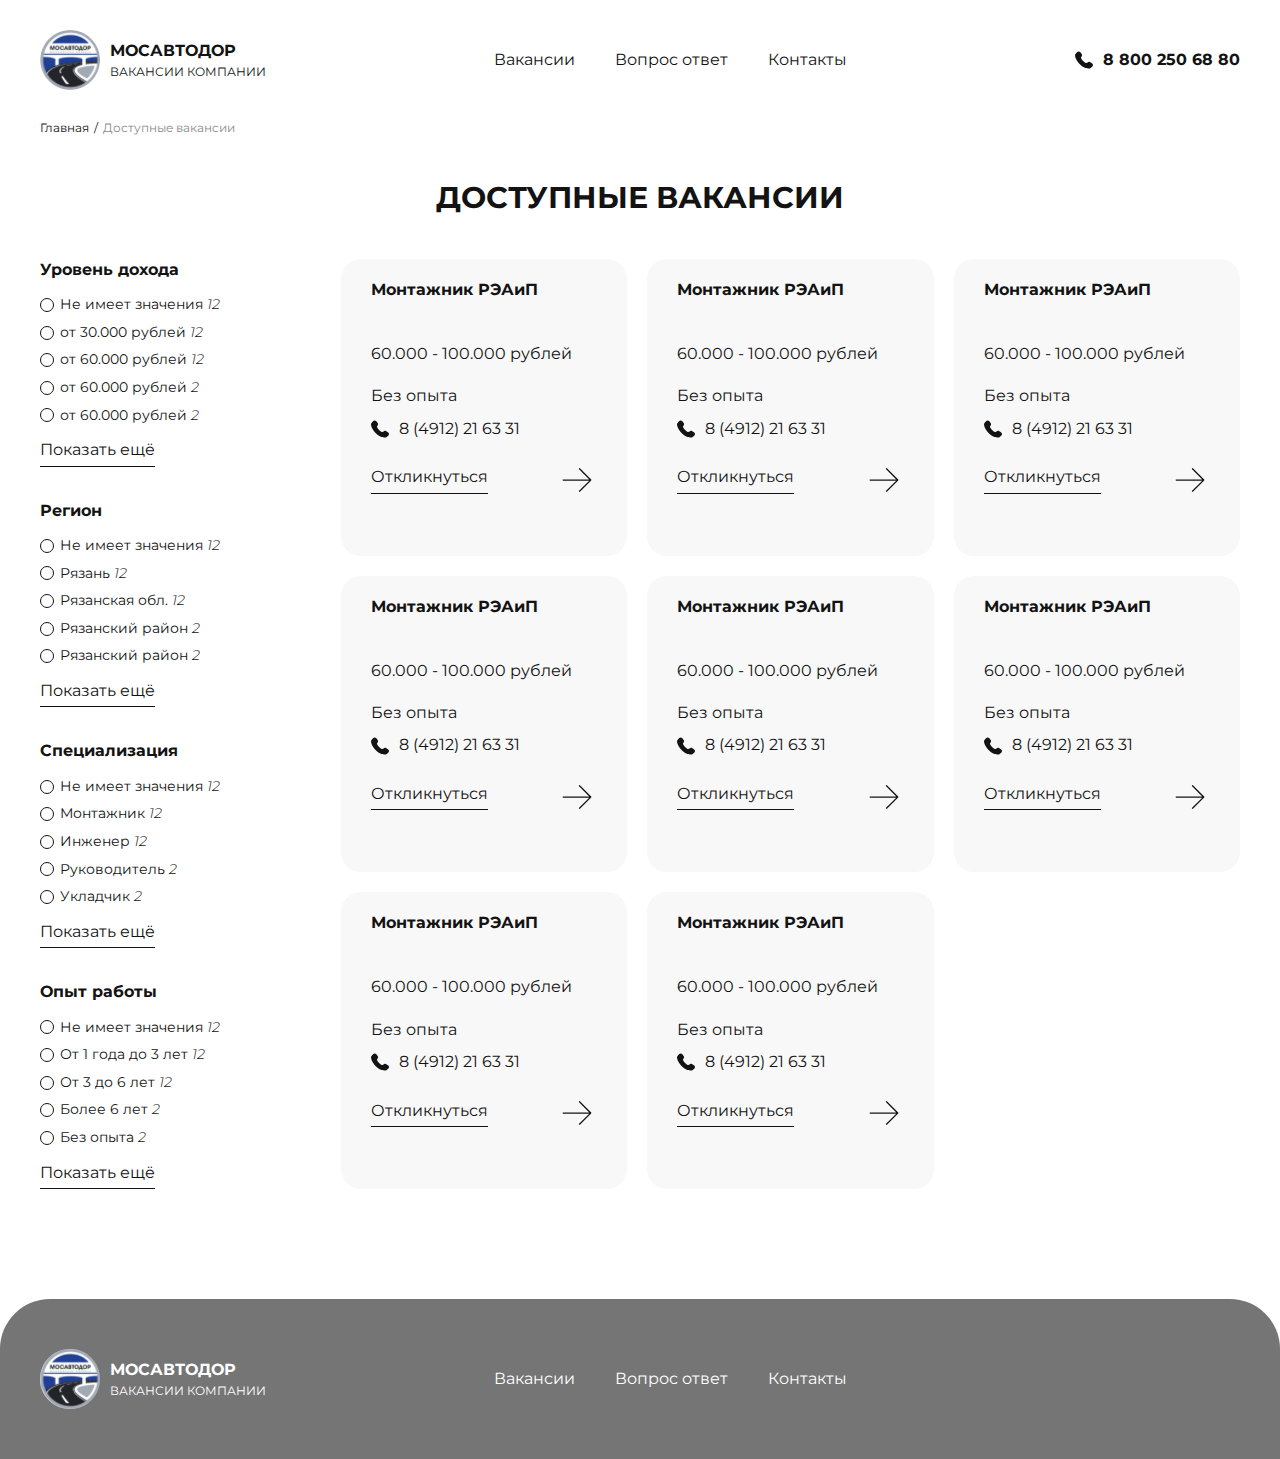
<file: vacancy_list.html>
<!DOCTYPE html>
<html lang="en">

<head>
    <meta charset="UTF-8">
    <meta name="viewport" content="width=device-width, initial-scale=1.0">
    <link rel="shortcut icon" href="./favicon.ico" type="image/x-icon">
    <link rel="stylesheet" href="./css/style.css">
    <title>ГБУ МО «Мосавтодор»</title>
</head>

<body>
    <div class="wrapper">
        <header class="header">
            <div class="container">
                <div class="header__wrapper">
                    <a href="/" class="header__logo">
                        <img class="header__logo-img" src="./img/ico-logo.png" alt="logo-image">
                        <p class="header__logo-text">
                            Мосавтодор<br>
                            <span>вакансии компании</span>
                        </p>
                    </a>
                    <nav class="header__nav">
                        <ul class="header__list">
                            <li class="header__list-item"><a href="#" class="header__list-link">Вакансии</a></li>
                            <li class="header__list-item"><a href="#" class="header__list-link">Вопрос ответ</a></li>
                            <li class="header__list-item"><a href="#" class="header__list-link">Контакты</a></li>
                        </ul>
                    </nav>
                    <a href="tel:88002506880" class="header__phone">
                        <svg width="18" height="18" viewBox="0 0 18 18" fill="none" xmlns="http://www.w3.org/2000/svg">
                            <path
                                d="M12.5569 11.406L12.1019 11.859C12.1019 11.859 11.0189 12.935 8.06386 9.99698C5.10886 7.05898 6.19186 5.98298 6.19186 5.98298L6.47786 5.69698C7.18486 4.99498 7.25186 3.86698 6.63486 3.04298L5.37486 1.35998C4.61086 0.339979 3.13586 0.20498 2.26086 1.07498L0.690856 2.63498C0.257856 3.06698 -0.032144 3.62498 0.002856 4.24498C0.092856 5.83198 0.810856 9.24498 4.81486 13.227C9.06186 17.449 13.0469 17.617 14.6759 17.465C15.1919 17.417 15.6399 17.155 16.0009 16.795L17.4209 15.383C18.3809 14.43 18.1109 12.795 16.8829 12.128L14.9729 11.089C14.1669 10.652 13.1869 10.78 12.5569 11.406Z"
                                fill="#131313" />
                        </svg>
                        8 800 250 68 80
                    </a>
                    <button class="header__burger">
                        <svg width="28" height="20" viewBox="0 0 28 20" fill="none" xmlns="http://www.w3.org/2000/svg">
                            <path d="M2 2L26 2" stroke="black" stroke-width="2.5" stroke-linecap="round" />
                            <path d="M2 10L26 10" stroke="black" stroke-width="2.5" stroke-linecap="round" />
                            <path d="M2 18L26 18" stroke="black" stroke-width="2.5" stroke-linecap="round" />
                        </svg>
                    </button>
                </div>
            </div>
        </header>
        <main>
            <section class="breadcrumbs">
                <div class="container">
                    <ul class="breadcrumbs__list">
                        <li class="breadcrumbs__list-item"><a href="#" class="breadcrumbs__list-link">Главная</a></li>
                        <li class="breadcrumbs__list-item"><span class="breadcrumbs__list-link">/</span></li>
                        <li class="breadcrumbs__list-item"><a href="#" class="breadcrumbs__list-link disable">Доступные вакансии</a></li>
                    </ul>
                </div>
            </section>
            <section class="vacancys">
                <div class="container">
                    <h1 class="vacancys__title">доступные Вакансии</h1>
                    <a href="#" class="button vacancys__button">Фильтр</a>
                    <div class="vacancys__wrapper">
                        <form action="#" class="vacancys__filters">
                            <button class="vacancys__filters-close">
                                <svg width="34" height="34" viewBox="0 0 34 34" fill="none" xmlns="http://www.w3.org/2000/svg">
                                    <path d="M8.51465 8.51465L25.4852 25.4852" stroke="black" stroke-width="2.5"
                                        stroke-linecap="round" />
                                    <path d="M25.4854 8.51465L8.51479 25.4852" stroke="black" stroke-width="2.5"
                                        stroke-linecap="round" />
                                </svg>
                            </button>
                            <div class="vacancys__filters-block">
                                <p class="vacancys__filters-name">Уровень дохода</p>
                                <input type="radio" name="salary" id="salary-1">
                                <label for="salary-1">
                                    <div class="vacancys__filters-checkbox">
                                        <div class="vacancys__filters-circle"></div>
                                    </div>
                                    <p class="vacancys__filters-text">Не имеет значения <span>12</span></p>
                                </label>
                                <input type="radio" name="salary" id="salary-2">
                                <label for="salary-2">
                                    <div class="vacancys__filters-checkbox">
                                        <div class="vacancys__filters-circle"></div>
                                    </div>
                                    <p class="vacancys__filters-text">от 30.000 рублей <span>12</span></p>
                                </label>
                                <input type="radio" name="salary" id="salary-3">
                                <label for="salary-3">
                                    <div class="vacancys__filters-checkbox">
                                        <div class="vacancys__filters-circle"></div>
                                    </div>
                                    <p class="vacancys__filters-text">от 60.000 рублей <span>12</span></p>
                                </label>
                                <input type="radio" name="salary" id="salary-4">
                                <label for="salary-4">
                                    <div class="vacancys__filters-checkbox">
                                        <div class="vacancys__filters-circle"></div>
                                    </div>
                                    <p class="vacancys__filters-text">от 60.000 рублей <span>2</span></p>
                                </label>
                                <input type="radio" name="salary" id="salary-5">
                                <label for="salary-5">
                                    <div class="vacancys__filters-checkbox">
                                        <div class="vacancys__filters-circle"></div>
                                    </div>
                                    <p class="vacancys__filters-text">от 60.000 рублей <span>2</span></p>
                                </label>
                                <input type="radio" name="salary" id="salary-6">
                                <label for="salary-6" class="hidden" data-label="hidden">
                                    <div class="vacancys__filters-checkbox">
                                        <div class="vacancys__filters-circle"></div>
                                    </div>
                                    <p class="vacancys__filters-text">от 12.345 рублей <span>2</span></p>
                                </label>
                                <input type="radio" name="salary" id="salary-7">
                                <label for="salary-7" class="hidden" data-label="hidden">
                                    <div class="vacancys__filters-checkbox">
                                        <div class="vacancys__filters-circle"></div>
                                    </div>
                                    <p class="vacancys__filters-text">от 67.891 рублей <span>2</span></p>
                                </label>
                                <a href="#" class="vacancys__filters-button">Показать ещё</a>
                            </div>
                            <div class="vacancys__filters-block">
                                <p class="vacancys__filters-name">Регион</p>
                                <input type="radio" name="region" id="region-1">
                                <label for="region-1">
                                    <div class="vacancys__filters-checkbox">
                                        <div class="vacancys__filters-circle"></div>
                                    </div>
                                    <p class="vacancys__filters-text">Не имеет значения <span>12</span></p>
                                </label>
                                <input type="radio" name="region" id="region-2">
                                <label for="region-2">
                                    <div class="vacancys__filters-checkbox">
                                        <div class="vacancys__filters-circle"></div>
                                    </div>
                                    <p class="vacancys__filters-text">Рязань <span>12</span></p>
                                </label>
                                <input type="radio" name="region" id="region-3">
                                <label for="region-3">
                                    <div class="vacancys__filters-checkbox">
                                        <div class="vacancys__filters-circle"></div>
                                    </div>
                                    <p class="vacancys__filters-text">Рязанская обл. <span>12</span></p>
                                </label>
                                <input type="radio" name="region" id="region-4">
                                <label for="region-4">
                                    <div class="vacancys__filters-checkbox">
                                        <div class="vacancys__filters-circle"></div>
                                    </div>
                                    <p class="vacancys__filters-text">Рязанский район <span>2</span></p>
                                </label>
                                <input type="radio" name="region" id="region-5">
                                <label for="region-5">
                                    <div class="vacancys__filters-checkbox">
                                        <div class="vacancys__filters-circle"></div>
                                    </div>
                                    <p class="vacancys__filters-text">Рязанский район <span>2</span></p>
                                </label>
                                <input type="radio" name="region" id="region-6">
                                <label for="region-6" class="hidden" data-label="hidden">
                                    <div class="vacancys__filters-checkbox">
                                        <div class="vacancys__filters-circle"></div>
                                    </div>
                                    <p class="vacancys__filters-text">Китай город <span>2</span></p>
                                </label>
                                <input type="radio" name="region" id="region-7">
                                <label for="region-7" class="hidden" data-label="hidden">
                                    <div class="vacancys__filters-checkbox">
                                        <div class="vacancys__filters-circle"></div>
                                    </div>
                                    <p class="vacancys__filters-text">Жешарт <span>2</span></p>
                                </label>
                                <a href="#" class="vacancys__filters-button">Показать ещё</a>
                            </div>
                            <div class="vacancys__filters-block">
                                <p class="vacancys__filters-name">Специализация</p>
                                <input type="radio" name="specialization" id="specialization-1">
                                <label for="specialization-1">
                                    <div class="vacancys__filters-checkbox">
                                        <div class="vacancys__filters-circle"></div>
                                    </div>
                                    <p class="vacancys__filters-text">Не имеет значения <span>12</span></p>
                                </label>
                                <input type="radio" name="specialization" id="specialization-2">
                                <label for="specialization-2">
                                    <div class="vacancys__filters-checkbox">
                                        <div class="vacancys__filters-circle"></div>
                                    </div>
                                    <p class="vacancys__filters-text">Монтажник <span>12</span></p>
                                </label>
                                <input type="radio" name="specialization" id="specialization-3">
                                <label for="specialization-3">
                                    <div class="vacancys__filters-checkbox">
                                        <div class="vacancys__filters-circle"></div>
                                    </div>
                                    <p class="vacancys__filters-text">Инженер <span>12</span></p>
                                </label>
                                <input type="radio" name="specialization" id="specialization-4">
                                <label for="specialization-4">
                                    <div class="vacancys__filters-checkbox">
                                        <div class="vacancys__filters-circle"></div>
                                    </div>
                                    <p class="vacancys__filters-text">Руководитель <span>2</span></p>
                                </label>
                                <input type="radio" name="specialization" id="specialization-5">
                                <label for="specialization-5">
                                    <div class="vacancys__filters-checkbox">
                                        <div class="vacancys__filters-circle"></div>
                                    </div>
                                    <p class="vacancys__filters-text">Укладчик <span>2</span></p>
                                </label>
                                <input type="radio" name="specialization" id="specialization-6">
                                <label for="specialization-6" class="hidden" data-label="hidden">
                                    <div class="vacancys__filters-checkbox">
                                        <div class="vacancys__filters-circle"></div>
                                    </div>
                                    <p class="vacancys__filters-text">Водитель <span>2</span></p>
                                </label>
                                <input type="radio" name="specialization" id="specialization-7">
                                <label for="specialization-7" class="hidden" data-label="hidden">
                                    <div class="vacancys__filters-checkbox">
                                        <div class="vacancys__filters-circle"></div>
                                    </div>
                                    <p class="vacancys__filters-text">Пиццамйкер <span>2</span></p>
                                </label>
                                <a href="#" class="vacancys__filters-button">Показать ещё</a>
                            </div>
                            <div class="vacancys__filters-block">
                                <p class="vacancys__filters-name">Опыт работы</p>
                                <input type="radio" name="experience" id="experience-1">
                                <label for="experience-1">
                                    <div class="vacancys__filters-checkbox">
                                        <div class="vacancys__filters-circle"></div>
                                    </div>
                                    <p class="vacancys__filters-text">Не имеет значения <span>12</span></p>
                                </label>
                                <input type="radio" name="experience" id="experience-2">
                                <label for="experience-2">
                                    <div class="vacancys__filters-checkbox">
                                        <div class="vacancys__filters-circle"></div>
                                    </div>
                                    <p class="vacancys__filters-text">От 1 года до 3 лет <span>12</span></p>
                                </label>
                                <input type="radio" name="experience" id="experience-3">
                                <label for="experience-3">
                                    <div class="vacancys__filters-checkbox">
                                        <div class="vacancys__filters-circle"></div>
                                    </div>
                                    <p class="vacancys__filters-text">От 3 до 6 лет <span>12</span></p>
                                </label>
                                <input type="radio" name="experience" id="experience-4">
                                <label for="experience-4">
                                    <div class="vacancys__filters-checkbox">
                                        <div class="vacancys__filters-circle"></div>
                                    </div>
                                    <p class="vacancys__filters-text">Более 6 лет <span>2</span></p>
                                </label>
                                <input type="radio" name="experience" id="experience-5">
                                <label for="experience-5">
                                    <div class="vacancys__filters-checkbox">
                                        <div class="vacancys__filters-circle"></div>
                                    </div>
                                    <p class="vacancys__filters-text">Без опыта <span>2</span></p>
                                </label>
                                <input type="radio" name="experience" id="experience-6">
                                <label for="experience-6" class="hidden" data-label="hidden">
                                    <div class="vacancys__filters-checkbox">
                                        <div class="vacancys__filters-circle"></div>
                                    </div>
                                    <p class="vacancys__filters-text">Более 8 лет <span>2</span></p>
                                </label>
                                <input type="radio" name="experience" id="experience-7">
                                <label for="experience-7" class="hidden" data-label="hidden">
                                    <div class="vacancys__filters-checkbox">
                                        <div class="vacancys__filters-circle"></div>
                                    </div>
                                    <p class="vacancys__filters-text">Более 10 лет <span>2</span></p>
                                </label>
                                <a href="#" class="vacancys__filters-button">Показать ещё</a>
                            </div>
                            <button type="submit" class="button vacancys__filters-submit">Применить</button>
                        </form>
                        <div class="vacancys__grid">
                            <div class="card">
                                <p class="card__name">Монтажник РЭАиП</p>
                                <p class="card__salary">60.000 - 100.000 рублей</p>
                                <p class="card__experience">Без опыта</p>
                                <a href="tel:84912216331" class="card__phone">
                                    <svg width="18" height="18" viewBox="0 0 18 18" fill="none" xmlns="http://www.w3.org/2000/svg">
                                        <path d="M12.5569 11.406L12.1019 11.859C12.1019 11.859 11.0189 12.935 8.06386 9.997C5.10886 7.059 6.19186 5.983 6.19186 5.983L6.47786 5.697C7.18486 4.995 7.25186 3.867 6.63486 3.043L5.37486 1.36C4.61086 0.340002 3.13586 0.205002 2.26086 1.075L0.690856 2.635C0.257856 3.067 -0.032144 3.625 0.002856 4.245C0.092856 5.832 0.810856 9.245 4.81486 13.227C9.06186 17.449 13.0469 17.617 14.6759 17.465C15.1919 17.417 15.6399 17.155 16.0009 16.795L17.4209 15.383C18.3809 14.43 18.1109 12.795 16.8829 12.128L14.9729 11.089C14.1669 10.652 13.1869 10.78 12.5569 11.406Z" fill="#131313"/>
                                    </svg>                                    
                                    8 (4912) 21 63 31
                                </a>
                                <a href="#" class="card__more">
                                    <p class="card__more-text">Откликнуться</p>
                                    <svg width="40" height="40" viewBox="0 0 40 40" fill="none" xmlns="http://www.w3.org/2000/svg">
                                        <path d="M22.0578 31.6922C21.9997 31.6342 21.9536 31.5652 21.9221 31.4894C21.8907 31.4135 21.8745 31.3321 21.8745 31.25C21.8745 31.1679 21.8907 31.0865 21.9221 31.0107C21.9536 30.9348 21.9997 30.8659 22.0578 30.8078L32.2406 20.625L6.25 20.625C6.08424 20.625 5.92526 20.5592 5.80806 20.442C5.69084 20.3247 5.625 20.1658 5.625 20C5.625 19.8343 5.69084 19.6753 5.80806 19.5581C5.92526 19.4409 6.08424 19.375 6.25 19.375L32.2406 19.375L22.0578 9.1922C21.9997 9.13413 21.9537 9.06519 21.9223 8.98932C21.8908 8.91345 21.8746 8.83213 21.8746 8.75001C21.8746 8.66789 21.8908 8.58657 21.9223 8.5107C21.9537 8.43483 21.9997 8.36589 22.0578 8.30782C22.1159 8.24975 22.1848 8.20369 22.2607 8.17227C22.3366 8.14084 22.4179 8.12466 22.5 8.12466C22.5821 8.12466 22.6634 8.14084 22.7393 8.17227C22.8152 8.20369 22.8841 8.24975 22.9422 8.30782L34.1922 19.5578C34.2503 19.6159 34.2964 19.6848 34.3278 19.7607C34.3593 19.8365 34.3755 19.9179 34.3755 20C34.3755 20.0821 34.3593 20.1635 34.3278 20.2394C34.2964 20.3152 34.2503 20.3842 34.1922 20.4422L22.9422 31.6922C22.8841 31.7503 22.8152 31.7964 22.7393 31.8279C22.6635 31.8593 22.5821 31.8755 22.5 31.8755C22.4179 31.8755 22.3365 31.8593 22.2607 31.8279C22.1848 31.7964 22.1159 31.7503 22.0578 31.6922Z" fill="#131313"/>
                                    </svg>                                    
                                </a>
                            </div>
                            <div class="card">
                                <p class="card__name">Монтажник РЭАиП</p>
                                <p class="card__salary">60.000 - 100.000 рублей</p>
                                <p class="card__experience">Без опыта</p>
                                <a href="tel:84912216331" class="card__phone">
                                    <svg width="18" height="18" viewBox="0 0 18 18" fill="none" xmlns="http://www.w3.org/2000/svg">
                                        <path d="M12.5569 11.406L12.1019 11.859C12.1019 11.859 11.0189 12.935 8.06386 9.997C5.10886 7.059 6.19186 5.983 6.19186 5.983L6.47786 5.697C7.18486 4.995 7.25186 3.867 6.63486 3.043L5.37486 1.36C4.61086 0.340002 3.13586 0.205002 2.26086 1.075L0.690856 2.635C0.257856 3.067 -0.032144 3.625 0.002856 4.245C0.092856 5.832 0.810856 9.245 4.81486 13.227C9.06186 17.449 13.0469 17.617 14.6759 17.465C15.1919 17.417 15.6399 17.155 16.0009 16.795L17.4209 15.383C18.3809 14.43 18.1109 12.795 16.8829 12.128L14.9729 11.089C14.1669 10.652 13.1869 10.78 12.5569 11.406Z" fill="#131313"/>
                                    </svg>                                    
                                    8 (4912) 21 63 31
                                </a>
                                <a href="#" class="card__more">
                                    <p class="card__more-text">Откликнуться</p>
                                    <svg width="40" height="40" viewBox="0 0 40 40" fill="none" xmlns="http://www.w3.org/2000/svg">
                                        <path d="M22.0578 31.6922C21.9997 31.6342 21.9536 31.5652 21.9221 31.4894C21.8907 31.4135 21.8745 31.3321 21.8745 31.25C21.8745 31.1679 21.8907 31.0865 21.9221 31.0107C21.9536 30.9348 21.9997 30.8659 22.0578 30.8078L32.2406 20.625L6.25 20.625C6.08424 20.625 5.92526 20.5592 5.80806 20.442C5.69084 20.3247 5.625 20.1658 5.625 20C5.625 19.8343 5.69084 19.6753 5.80806 19.5581C5.92526 19.4409 6.08424 19.375 6.25 19.375L32.2406 19.375L22.0578 9.1922C21.9997 9.13413 21.9537 9.06519 21.9223 8.98932C21.8908 8.91345 21.8746 8.83213 21.8746 8.75001C21.8746 8.66789 21.8908 8.58657 21.9223 8.5107C21.9537 8.43483 21.9997 8.36589 22.0578 8.30782C22.1159 8.24975 22.1848 8.20369 22.2607 8.17227C22.3366 8.14084 22.4179 8.12466 22.5 8.12466C22.5821 8.12466 22.6634 8.14084 22.7393 8.17227C22.8152 8.20369 22.8841 8.24975 22.9422 8.30782L34.1922 19.5578C34.2503 19.6159 34.2964 19.6848 34.3278 19.7607C34.3593 19.8365 34.3755 19.9179 34.3755 20C34.3755 20.0821 34.3593 20.1635 34.3278 20.2394C34.2964 20.3152 34.2503 20.3842 34.1922 20.4422L22.9422 31.6922C22.8841 31.7503 22.8152 31.7964 22.7393 31.8279C22.6635 31.8593 22.5821 31.8755 22.5 31.8755C22.4179 31.8755 22.3365 31.8593 22.2607 31.8279C22.1848 31.7964 22.1159 31.7503 22.0578 31.6922Z" fill="#131313"/>
                                    </svg>                                    
                                </a>
                            </div>
                            <div class="card">
                                <p class="card__name">Монтажник РЭАиП</p>
                                <p class="card__salary">60.000 - 100.000 рублей</p>
                                <p class="card__experience">Без опыта</p>
                                <a href="tel:84912216331" class="card__phone">
                                    <svg width="18" height="18" viewBox="0 0 18 18" fill="none" xmlns="http://www.w3.org/2000/svg">
                                        <path d="M12.5569 11.406L12.1019 11.859C12.1019 11.859 11.0189 12.935 8.06386 9.997C5.10886 7.059 6.19186 5.983 6.19186 5.983L6.47786 5.697C7.18486 4.995 7.25186 3.867 6.63486 3.043L5.37486 1.36C4.61086 0.340002 3.13586 0.205002 2.26086 1.075L0.690856 2.635C0.257856 3.067 -0.032144 3.625 0.002856 4.245C0.092856 5.832 0.810856 9.245 4.81486 13.227C9.06186 17.449 13.0469 17.617 14.6759 17.465C15.1919 17.417 15.6399 17.155 16.0009 16.795L17.4209 15.383C18.3809 14.43 18.1109 12.795 16.8829 12.128L14.9729 11.089C14.1669 10.652 13.1869 10.78 12.5569 11.406Z" fill="#131313"/>
                                    </svg>                                    
                                    8 (4912) 21 63 31
                                </a>
                                <a href="#" class="card__more">
                                    <p class="card__more-text">Откликнуться</p>
                                    <svg width="40" height="40" viewBox="0 0 40 40" fill="none" xmlns="http://www.w3.org/2000/svg">
                                        <path d="M22.0578 31.6922C21.9997 31.6342 21.9536 31.5652 21.9221 31.4894C21.8907 31.4135 21.8745 31.3321 21.8745 31.25C21.8745 31.1679 21.8907 31.0865 21.9221 31.0107C21.9536 30.9348 21.9997 30.8659 22.0578 30.8078L32.2406 20.625L6.25 20.625C6.08424 20.625 5.92526 20.5592 5.80806 20.442C5.69084 20.3247 5.625 20.1658 5.625 20C5.625 19.8343 5.69084 19.6753 5.80806 19.5581C5.92526 19.4409 6.08424 19.375 6.25 19.375L32.2406 19.375L22.0578 9.1922C21.9997 9.13413 21.9537 9.06519 21.9223 8.98932C21.8908 8.91345 21.8746 8.83213 21.8746 8.75001C21.8746 8.66789 21.8908 8.58657 21.9223 8.5107C21.9537 8.43483 21.9997 8.36589 22.0578 8.30782C22.1159 8.24975 22.1848 8.20369 22.2607 8.17227C22.3366 8.14084 22.4179 8.12466 22.5 8.12466C22.5821 8.12466 22.6634 8.14084 22.7393 8.17227C22.8152 8.20369 22.8841 8.24975 22.9422 8.30782L34.1922 19.5578C34.2503 19.6159 34.2964 19.6848 34.3278 19.7607C34.3593 19.8365 34.3755 19.9179 34.3755 20C34.3755 20.0821 34.3593 20.1635 34.3278 20.2394C34.2964 20.3152 34.2503 20.3842 34.1922 20.4422L22.9422 31.6922C22.8841 31.7503 22.8152 31.7964 22.7393 31.8279C22.6635 31.8593 22.5821 31.8755 22.5 31.8755C22.4179 31.8755 22.3365 31.8593 22.2607 31.8279C22.1848 31.7964 22.1159 31.7503 22.0578 31.6922Z" fill="#131313"/>
                                    </svg>                                    
                                </a>
                            </div>
                            <div class="card">
                                <p class="card__name">Монтажник РЭАиП</p>
                                <p class="card__salary">60.000 - 100.000 рублей</p>
                                <p class="card__experience">Без опыта</p>
                                <a href="tel:84912216331" class="card__phone">
                                    <svg width="18" height="18" viewBox="0 0 18 18" fill="none" xmlns="http://www.w3.org/2000/svg">
                                        <path d="M12.5569 11.406L12.1019 11.859C12.1019 11.859 11.0189 12.935 8.06386 9.997C5.10886 7.059 6.19186 5.983 6.19186 5.983L6.47786 5.697C7.18486 4.995 7.25186 3.867 6.63486 3.043L5.37486 1.36C4.61086 0.340002 3.13586 0.205002 2.26086 1.075L0.690856 2.635C0.257856 3.067 -0.032144 3.625 0.002856 4.245C0.092856 5.832 0.810856 9.245 4.81486 13.227C9.06186 17.449 13.0469 17.617 14.6759 17.465C15.1919 17.417 15.6399 17.155 16.0009 16.795L17.4209 15.383C18.3809 14.43 18.1109 12.795 16.8829 12.128L14.9729 11.089C14.1669 10.652 13.1869 10.78 12.5569 11.406Z" fill="#131313"/>
                                    </svg>                                    
                                    8 (4912) 21 63 31
                                </a>
                                <a href="#" class="card__more">
                                    <p class="card__more-text">Откликнуться</p>
                                    <svg width="40" height="40" viewBox="0 0 40 40" fill="none" xmlns="http://www.w3.org/2000/svg">
                                        <path d="M22.0578 31.6922C21.9997 31.6342 21.9536 31.5652 21.9221 31.4894C21.8907 31.4135 21.8745 31.3321 21.8745 31.25C21.8745 31.1679 21.8907 31.0865 21.9221 31.0107C21.9536 30.9348 21.9997 30.8659 22.0578 30.8078L32.2406 20.625L6.25 20.625C6.08424 20.625 5.92526 20.5592 5.80806 20.442C5.69084 20.3247 5.625 20.1658 5.625 20C5.625 19.8343 5.69084 19.6753 5.80806 19.5581C5.92526 19.4409 6.08424 19.375 6.25 19.375L32.2406 19.375L22.0578 9.1922C21.9997 9.13413 21.9537 9.06519 21.9223 8.98932C21.8908 8.91345 21.8746 8.83213 21.8746 8.75001C21.8746 8.66789 21.8908 8.58657 21.9223 8.5107C21.9537 8.43483 21.9997 8.36589 22.0578 8.30782C22.1159 8.24975 22.1848 8.20369 22.2607 8.17227C22.3366 8.14084 22.4179 8.12466 22.5 8.12466C22.5821 8.12466 22.6634 8.14084 22.7393 8.17227C22.8152 8.20369 22.8841 8.24975 22.9422 8.30782L34.1922 19.5578C34.2503 19.6159 34.2964 19.6848 34.3278 19.7607C34.3593 19.8365 34.3755 19.9179 34.3755 20C34.3755 20.0821 34.3593 20.1635 34.3278 20.2394C34.2964 20.3152 34.2503 20.3842 34.1922 20.4422L22.9422 31.6922C22.8841 31.7503 22.8152 31.7964 22.7393 31.8279C22.6635 31.8593 22.5821 31.8755 22.5 31.8755C22.4179 31.8755 22.3365 31.8593 22.2607 31.8279C22.1848 31.7964 22.1159 31.7503 22.0578 31.6922Z" fill="#131313"/>
                                    </svg>                                    
                                </a>
                            </div>
                            <div class="card">
                                <p class="card__name">Монтажник РЭАиП</p>
                                <p class="card__salary">60.000 - 100.000 рублей</p>
                                <p class="card__experience">Без опыта</p>
                                <a href="tel:84912216331" class="card__phone">
                                    <svg width="18" height="18" viewBox="0 0 18 18" fill="none" xmlns="http://www.w3.org/2000/svg">
                                        <path d="M12.5569 11.406L12.1019 11.859C12.1019 11.859 11.0189 12.935 8.06386 9.997C5.10886 7.059 6.19186 5.983 6.19186 5.983L6.47786 5.697C7.18486 4.995 7.25186 3.867 6.63486 3.043L5.37486 1.36C4.61086 0.340002 3.13586 0.205002 2.26086 1.075L0.690856 2.635C0.257856 3.067 -0.032144 3.625 0.002856 4.245C0.092856 5.832 0.810856 9.245 4.81486 13.227C9.06186 17.449 13.0469 17.617 14.6759 17.465C15.1919 17.417 15.6399 17.155 16.0009 16.795L17.4209 15.383C18.3809 14.43 18.1109 12.795 16.8829 12.128L14.9729 11.089C14.1669 10.652 13.1869 10.78 12.5569 11.406Z" fill="#131313"/>
                                    </svg>                                    
                                    8 (4912) 21 63 31
                                </a>
                                <a href="#" class="card__more">
                                    <p class="card__more-text">Откликнуться</p>
                                    <svg width="40" height="40" viewBox="0 0 40 40" fill="none" xmlns="http://www.w3.org/2000/svg">
                                        <path d="M22.0578 31.6922C21.9997 31.6342 21.9536 31.5652 21.9221 31.4894C21.8907 31.4135 21.8745 31.3321 21.8745 31.25C21.8745 31.1679 21.8907 31.0865 21.9221 31.0107C21.9536 30.9348 21.9997 30.8659 22.0578 30.8078L32.2406 20.625L6.25 20.625C6.08424 20.625 5.92526 20.5592 5.80806 20.442C5.69084 20.3247 5.625 20.1658 5.625 20C5.625 19.8343 5.69084 19.6753 5.80806 19.5581C5.92526 19.4409 6.08424 19.375 6.25 19.375L32.2406 19.375L22.0578 9.1922C21.9997 9.13413 21.9537 9.06519 21.9223 8.98932C21.8908 8.91345 21.8746 8.83213 21.8746 8.75001C21.8746 8.66789 21.8908 8.58657 21.9223 8.5107C21.9537 8.43483 21.9997 8.36589 22.0578 8.30782C22.1159 8.24975 22.1848 8.20369 22.2607 8.17227C22.3366 8.14084 22.4179 8.12466 22.5 8.12466C22.5821 8.12466 22.6634 8.14084 22.7393 8.17227C22.8152 8.20369 22.8841 8.24975 22.9422 8.30782L34.1922 19.5578C34.2503 19.6159 34.2964 19.6848 34.3278 19.7607C34.3593 19.8365 34.3755 19.9179 34.3755 20C34.3755 20.0821 34.3593 20.1635 34.3278 20.2394C34.2964 20.3152 34.2503 20.3842 34.1922 20.4422L22.9422 31.6922C22.8841 31.7503 22.8152 31.7964 22.7393 31.8279C22.6635 31.8593 22.5821 31.8755 22.5 31.8755C22.4179 31.8755 22.3365 31.8593 22.2607 31.8279C22.1848 31.7964 22.1159 31.7503 22.0578 31.6922Z" fill="#131313"/>
                                    </svg>                                    
                                </a>
                            </div>
                            <div class="card">
                                <p class="card__name">Монтажник РЭАиП</p>
                                <p class="card__salary">60.000 - 100.000 рублей</p>
                                <p class="card__experience">Без опыта</p>
                                <a href="tel:84912216331" class="card__phone">
                                    <svg width="18" height="18" viewBox="0 0 18 18" fill="none" xmlns="http://www.w3.org/2000/svg">
                                        <path d="M12.5569 11.406L12.1019 11.859C12.1019 11.859 11.0189 12.935 8.06386 9.997C5.10886 7.059 6.19186 5.983 6.19186 5.983L6.47786 5.697C7.18486 4.995 7.25186 3.867 6.63486 3.043L5.37486 1.36C4.61086 0.340002 3.13586 0.205002 2.26086 1.075L0.690856 2.635C0.257856 3.067 -0.032144 3.625 0.002856 4.245C0.092856 5.832 0.810856 9.245 4.81486 13.227C9.06186 17.449 13.0469 17.617 14.6759 17.465C15.1919 17.417 15.6399 17.155 16.0009 16.795L17.4209 15.383C18.3809 14.43 18.1109 12.795 16.8829 12.128L14.9729 11.089C14.1669 10.652 13.1869 10.78 12.5569 11.406Z" fill="#131313"/>
                                    </svg>                                    
                                    8 (4912) 21 63 31
                                </a>
                                <a href="#" class="card__more">
                                    <p class="card__more-text">Откликнуться</p>
                                    <svg width="40" height="40" viewBox="0 0 40 40" fill="none" xmlns="http://www.w3.org/2000/svg">
                                        <path d="M22.0578 31.6922C21.9997 31.6342 21.9536 31.5652 21.9221 31.4894C21.8907 31.4135 21.8745 31.3321 21.8745 31.25C21.8745 31.1679 21.8907 31.0865 21.9221 31.0107C21.9536 30.9348 21.9997 30.8659 22.0578 30.8078L32.2406 20.625L6.25 20.625C6.08424 20.625 5.92526 20.5592 5.80806 20.442C5.69084 20.3247 5.625 20.1658 5.625 20C5.625 19.8343 5.69084 19.6753 5.80806 19.5581C5.92526 19.4409 6.08424 19.375 6.25 19.375L32.2406 19.375L22.0578 9.1922C21.9997 9.13413 21.9537 9.06519 21.9223 8.98932C21.8908 8.91345 21.8746 8.83213 21.8746 8.75001C21.8746 8.66789 21.8908 8.58657 21.9223 8.5107C21.9537 8.43483 21.9997 8.36589 22.0578 8.30782C22.1159 8.24975 22.1848 8.20369 22.2607 8.17227C22.3366 8.14084 22.4179 8.12466 22.5 8.12466C22.5821 8.12466 22.6634 8.14084 22.7393 8.17227C22.8152 8.20369 22.8841 8.24975 22.9422 8.30782L34.1922 19.5578C34.2503 19.6159 34.2964 19.6848 34.3278 19.7607C34.3593 19.8365 34.3755 19.9179 34.3755 20C34.3755 20.0821 34.3593 20.1635 34.3278 20.2394C34.2964 20.3152 34.2503 20.3842 34.1922 20.4422L22.9422 31.6922C22.8841 31.7503 22.8152 31.7964 22.7393 31.8279C22.6635 31.8593 22.5821 31.8755 22.5 31.8755C22.4179 31.8755 22.3365 31.8593 22.2607 31.8279C22.1848 31.7964 22.1159 31.7503 22.0578 31.6922Z" fill="#131313"/>
                                    </svg>                                    
                                </a>
                            </div>
                            <div class="card">
                                <p class="card__name">Монтажник РЭАиП</p>
                                <p class="card__salary">60.000 - 100.000 рублей</p>
                                <p class="card__experience">Без опыта</p>
                                <a href="tel:84912216331" class="card__phone">
                                    <svg width="18" height="18" viewBox="0 0 18 18" fill="none" xmlns="http://www.w3.org/2000/svg">
                                        <path d="M12.5569 11.406L12.1019 11.859C12.1019 11.859 11.0189 12.935 8.06386 9.997C5.10886 7.059 6.19186 5.983 6.19186 5.983L6.47786 5.697C7.18486 4.995 7.25186 3.867 6.63486 3.043L5.37486 1.36C4.61086 0.340002 3.13586 0.205002 2.26086 1.075L0.690856 2.635C0.257856 3.067 -0.032144 3.625 0.002856 4.245C0.092856 5.832 0.810856 9.245 4.81486 13.227C9.06186 17.449 13.0469 17.617 14.6759 17.465C15.1919 17.417 15.6399 17.155 16.0009 16.795L17.4209 15.383C18.3809 14.43 18.1109 12.795 16.8829 12.128L14.9729 11.089C14.1669 10.652 13.1869 10.78 12.5569 11.406Z" fill="#131313"/>
                                    </svg>                                    
                                    8 (4912) 21 63 31
                                </a>
                                <a href="#" class="card__more">
                                    <p class="card__more-text">Откликнуться</p>
                                    <svg width="40" height="40" viewBox="0 0 40 40" fill="none" xmlns="http://www.w3.org/2000/svg">
                                        <path d="M22.0578 31.6922C21.9997 31.6342 21.9536 31.5652 21.9221 31.4894C21.8907 31.4135 21.8745 31.3321 21.8745 31.25C21.8745 31.1679 21.8907 31.0865 21.9221 31.0107C21.9536 30.9348 21.9997 30.8659 22.0578 30.8078L32.2406 20.625L6.25 20.625C6.08424 20.625 5.92526 20.5592 5.80806 20.442C5.69084 20.3247 5.625 20.1658 5.625 20C5.625 19.8343 5.69084 19.6753 5.80806 19.5581C5.92526 19.4409 6.08424 19.375 6.25 19.375L32.2406 19.375L22.0578 9.1922C21.9997 9.13413 21.9537 9.06519 21.9223 8.98932C21.8908 8.91345 21.8746 8.83213 21.8746 8.75001C21.8746 8.66789 21.8908 8.58657 21.9223 8.5107C21.9537 8.43483 21.9997 8.36589 22.0578 8.30782C22.1159 8.24975 22.1848 8.20369 22.2607 8.17227C22.3366 8.14084 22.4179 8.12466 22.5 8.12466C22.5821 8.12466 22.6634 8.14084 22.7393 8.17227C22.8152 8.20369 22.8841 8.24975 22.9422 8.30782L34.1922 19.5578C34.2503 19.6159 34.2964 19.6848 34.3278 19.7607C34.3593 19.8365 34.3755 19.9179 34.3755 20C34.3755 20.0821 34.3593 20.1635 34.3278 20.2394C34.2964 20.3152 34.2503 20.3842 34.1922 20.4422L22.9422 31.6922C22.8841 31.7503 22.8152 31.7964 22.7393 31.8279C22.6635 31.8593 22.5821 31.8755 22.5 31.8755C22.4179 31.8755 22.3365 31.8593 22.2607 31.8279C22.1848 31.7964 22.1159 31.7503 22.0578 31.6922Z" fill="#131313"/>
                                    </svg>                                    
                                </a>
                            </div>
                            <div class="card">
                                <p class="card__name">Монтажник РЭАиП</p>
                                <p class="card__salary">60.000 - 100.000 рублей</p>
                                <p class="card__experience">Без опыта</p>
                                <a href="tel:84912216331" class="card__phone">
                                    <svg width="18" height="18" viewBox="0 0 18 18" fill="none" xmlns="http://www.w3.org/2000/svg">
                                        <path d="M12.5569 11.406L12.1019 11.859C12.1019 11.859 11.0189 12.935 8.06386 9.997C5.10886 7.059 6.19186 5.983 6.19186 5.983L6.47786 5.697C7.18486 4.995 7.25186 3.867 6.63486 3.043L5.37486 1.36C4.61086 0.340002 3.13586 0.205002 2.26086 1.075L0.690856 2.635C0.257856 3.067 -0.032144 3.625 0.002856 4.245C0.092856 5.832 0.810856 9.245 4.81486 13.227C9.06186 17.449 13.0469 17.617 14.6759 17.465C15.1919 17.417 15.6399 17.155 16.0009 16.795L17.4209 15.383C18.3809 14.43 18.1109 12.795 16.8829 12.128L14.9729 11.089C14.1669 10.652 13.1869 10.78 12.5569 11.406Z" fill="#131313"/>
                                    </svg>                                    
                                    8 (4912) 21 63 31
                                </a>
                                <a href="#" class="card__more">
                                    <p class="card__more-text">Откликнуться</p>
                                    <svg width="40" height="40" viewBox="0 0 40 40" fill="none" xmlns="http://www.w3.org/2000/svg">
                                        <path d="M22.0578 31.6922C21.9997 31.6342 21.9536 31.5652 21.9221 31.4894C21.8907 31.4135 21.8745 31.3321 21.8745 31.25C21.8745 31.1679 21.8907 31.0865 21.9221 31.0107C21.9536 30.9348 21.9997 30.8659 22.0578 30.8078L32.2406 20.625L6.25 20.625C6.08424 20.625 5.92526 20.5592 5.80806 20.442C5.69084 20.3247 5.625 20.1658 5.625 20C5.625 19.8343 5.69084 19.6753 5.80806 19.5581C5.92526 19.4409 6.08424 19.375 6.25 19.375L32.2406 19.375L22.0578 9.1922C21.9997 9.13413 21.9537 9.06519 21.9223 8.98932C21.8908 8.91345 21.8746 8.83213 21.8746 8.75001C21.8746 8.66789 21.8908 8.58657 21.9223 8.5107C21.9537 8.43483 21.9997 8.36589 22.0578 8.30782C22.1159 8.24975 22.1848 8.20369 22.2607 8.17227C22.3366 8.14084 22.4179 8.12466 22.5 8.12466C22.5821 8.12466 22.6634 8.14084 22.7393 8.17227C22.8152 8.20369 22.8841 8.24975 22.9422 8.30782L34.1922 19.5578C34.2503 19.6159 34.2964 19.6848 34.3278 19.7607C34.3593 19.8365 34.3755 19.9179 34.3755 20C34.3755 20.0821 34.3593 20.1635 34.3278 20.2394C34.2964 20.3152 34.2503 20.3842 34.1922 20.4422L22.9422 31.6922C22.8841 31.7503 22.8152 31.7964 22.7393 31.8279C22.6635 31.8593 22.5821 31.8755 22.5 31.8755C22.4179 31.8755 22.3365 31.8593 22.2607 31.8279C22.1848 31.7964 22.1159 31.7503 22.0578 31.6922Z" fill="#131313"/>
                                    </svg>                                    
                                </a>
                            </div>
                        </div>
                    </div>
                </div>
            </section>
        </main>
        <footer class="footer">
            <div class="container">
                <div class="footer__wrapper">
                    <a href="/" class="footer__logo">
                        <img class="footer__logo-img" src="./img/ico-logo.png" alt="logo-image">
                        <p class="footer__logo-text">
                            Мосавтодор<br>
                            <span>вакансии компании</span>
                        </p>
                    </a>
                    <nav class="footer__nav">
                        <ul class="footer__list">
                            <li class="footer__list-item"><a href="#" class="footer__list-link">Вакансии</a></li>
                            <li class="footer__list-item"><a href="#" class="footer__list-link">Вопрос ответ</a></li>
                            <li class="footer__list-item"><a href="#" class="footer__list-link">Контакты</a></li>
                        </ul>
                    </nav>
                    <a href="tel:88002506880" class="footer__phone">
                        <svg width="18" height="18" viewBox="0 0 18 18" fill="none" xmlns="http://www.w3.org/2000/svg">
                            <path
                                d="M12.5569 11.406L12.1019 11.859C12.1019 11.859 11.0189 12.935 8.06386 9.99698C5.10886 7.05898 6.19186 5.98298 6.19186 5.98298L6.47786 5.69698C7.18486 4.99498 7.25186 3.86698 6.63486 3.04298L5.37486 1.35998C4.61086 0.339979 3.13586 0.20498 2.26086 1.07498L0.690856 2.63498C0.257856 3.06698 -0.032144 3.62498 0.002856 4.24498C0.092856 5.83198 0.810856 9.24498 4.81486 13.227C9.06186 17.449 13.0469 17.617 14.6759 17.465C15.1919 17.417 15.6399 17.155 16.0009 16.795L17.4209 15.383C18.3809 14.43 18.1109 12.795 16.8829 12.128L14.9729 11.089C14.1669 10.652 13.1869 10.78 12.5569 11.406Z"
                                fill="#131313" />
                        </svg>
                        8 800 250 68 80
                    </a>
                </div>
            </div>
        </footer>
    </div>
    <div class="mobile-menu">
        <div class="mobile-menu__body">
            <button class="mobile-menu__close">
                <svg width="34" height="34" viewBox="0 0 34 34" fill="none" xmlns="http://www.w3.org/2000/svg">
                    <path d="M8.51465 8.51465L25.4852 25.4852" stroke="black" stroke-width="2.5"
                        stroke-linecap="round" />
                    <path d="M25.4854 8.51465L8.51479 25.4852" stroke="black" stroke-width="2.5"
                        stroke-linecap="round" />
                </svg>
            </button>
            <div class="mobile-menu__wrapper">
                <ul class="header__list header__list_mobile">
                    <li class="header__list-item"><a href="#" class="header__list-link">Вакансии</a></li>
                    <li class="header__list-item"><a href="#" class="header__list-link">Вопрос ответ</a>
                    </li>
                    <li class="header__list-item"><a href="#" class="header__list-link">Контакты</a></li>
                </ul>
                <a href="tel:88002506880" class="header__phone header__phone_mobile">
                    <svg width="18" height="18" viewBox="0 0 18 18" fill="none" xmlns="http://www.w3.org/2000/svg">
                        <path
                            d="M12.5569 11.406L12.1019 11.859C12.1019 11.859 11.0189 12.935 8.06386 9.99698C5.10886 7.05898 6.19186 5.98298 6.19186 5.98298L6.47786 5.69698C7.18486 4.99498 7.25186 3.86698 6.63486 3.04298L5.37486 1.35998C4.61086 0.339979 3.13586 0.20498 2.26086 1.07498L0.690856 2.63498C0.257856 3.06698 -0.032144 3.62498 0.002856 4.24498C0.092856 5.83198 0.810856 9.24498 4.81486 13.227C9.06186 17.449 13.0469 17.617 14.6759 17.465C15.1919 17.417 15.6399 17.155 16.0009 16.795L17.4209 15.383C18.3809 14.43 18.1109 12.795 16.8829 12.128L14.9729 11.089C14.1669 10.652 13.1869 10.78 12.5569 11.406Z"
                            fill="#131313" />
                    </svg>
                    8 800 250 68 80
                </a>
            </div>
        </div>
    </div>
    <script src="./script/inputmask.min.js"></script>
    <script src="./script/script.js"></script>
</body>

</html>
</file>
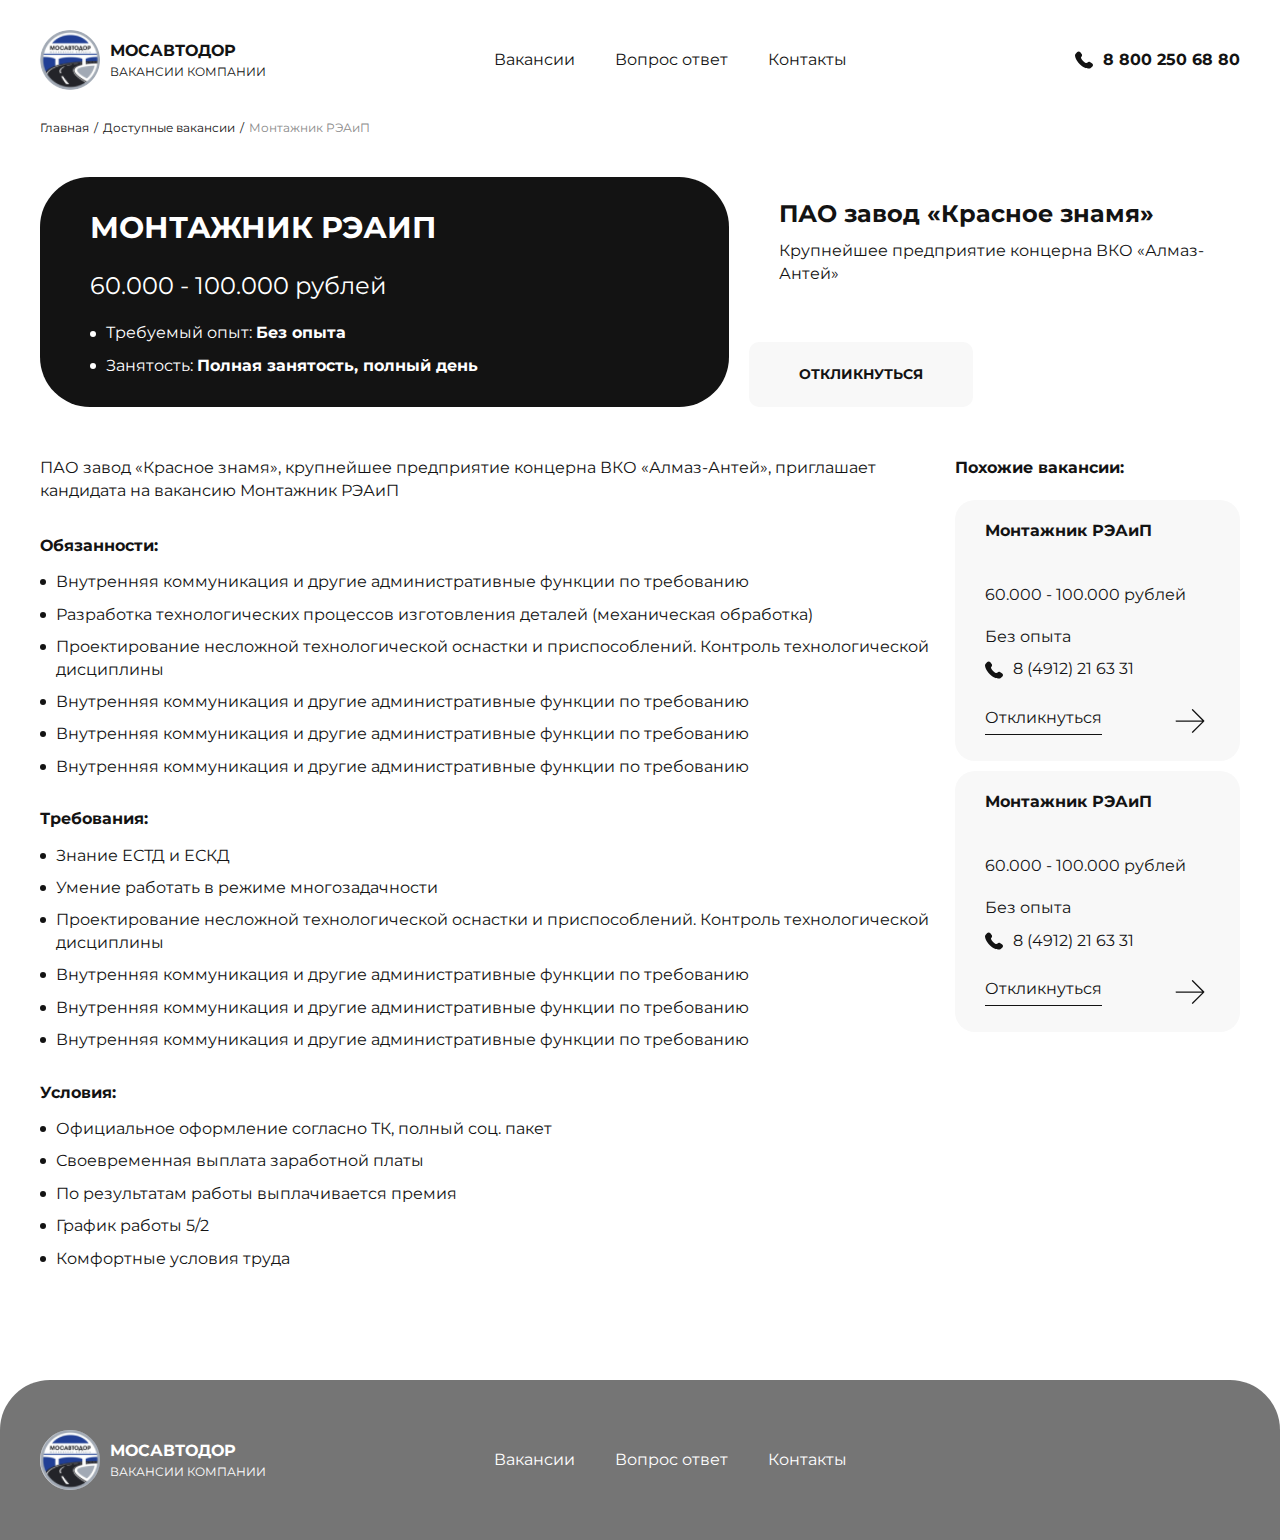
<file: vacancy_page.html>
<!DOCTYPE html>
<html lang="en">

<head>
    <meta charset="UTF-8">
    <meta name="viewport" content="width=device-width, initial-scale=1.0">
    <link rel="shortcut icon" href="./favicon.ico" type="image/x-icon">
    <link rel="stylesheet" href="./css/style.css">
    <title>ГБУ МО «Мосавтодор»</title>
</head>

<body>
    <div class="wrapper">
        <header class="header">
            <div class="container">
                <div class="header__wrapper">
                    <a href="/" class="header__logo">
                        <img class="header__logo-img" src="./img/ico-logo.png" alt="logo-image">
                        <p class="header__logo-text">
                            Мосавтодор<br>
                            <span>вакансии компании</span>
                        </p>
                    </a>
                    <nav class="header__nav">
                        <ul class="header__list">
                            <li class="header__list-item"><a href="#" class="header__list-link">Вакансии</a></li>
                            <li class="header__list-item"><a href="#" class="header__list-link">Вопрос ответ</a></li>
                            <li class="header__list-item"><a href="#" class="header__list-link">Контакты</a></li>
                        </ul>
                    </nav>
                    <a href="tel:88002506880" class="header__phone">
                        <svg width="18" height="18" viewBox="0 0 18 18" fill="none" xmlns="http://www.w3.org/2000/svg">
                            <path
                                d="M12.5569 11.406L12.1019 11.859C12.1019 11.859 11.0189 12.935 8.06386 9.99698C5.10886 7.05898 6.19186 5.98298 6.19186 5.98298L6.47786 5.69698C7.18486 4.99498 7.25186 3.86698 6.63486 3.04298L5.37486 1.35998C4.61086 0.339979 3.13586 0.20498 2.26086 1.07498L0.690856 2.63498C0.257856 3.06698 -0.032144 3.62498 0.002856 4.24498C0.092856 5.83198 0.810856 9.24498 4.81486 13.227C9.06186 17.449 13.0469 17.617 14.6759 17.465C15.1919 17.417 15.6399 17.155 16.0009 16.795L17.4209 15.383C18.3809 14.43 18.1109 12.795 16.8829 12.128L14.9729 11.089C14.1669 10.652 13.1869 10.78 12.5569 11.406Z"
                                fill="#131313" />
                        </svg>
                        8 800 250 68 80
                    </a>
                    <button class="header__burger">
                        <svg width="28" height="20" viewBox="0 0 28 20" fill="none" xmlns="http://www.w3.org/2000/svg">
                            <path d="M2 2L26 2" stroke="black" stroke-width="2.5" stroke-linecap="round" />
                            <path d="M2 10L26 10" stroke="black" stroke-width="2.5" stroke-linecap="round" />
                            <path d="M2 18L26 18" stroke="black" stroke-width="2.5" stroke-linecap="round" />
                        </svg>
                    </button>
                </div>
            </div>
        </header>
        <main>
            <section class="breadcrumbs">
                <div class="container">
                    <ul class="breadcrumbs__list">
                        <li class="breadcrumbs__list-item"><a href="#" class="breadcrumbs__list-link">Главная</a></li>
                        <li class="breadcrumbs__list-item"><span class="breadcrumbs__list-link">/</span></li>
                        <li class="breadcrumbs__list-item"><a href="#" class="breadcrumbs__list-link">Доступные вакансии</a></li>
                        <li class="breadcrumbs__list-item"><span class="breadcrumbs__list-link">/</span></li>
                        <li class="breadcrumbs__list-item"><a href="#" class="breadcrumbs__list-link disable">Монтажник РЭАиП</a></li>
                    </ul>
                </div>
            </section>
            <section class="vacancy">
                <div class="container">
                    <div class="vacancy__top">
                        <div class="vacancy__info">
                            <h1 class="vacancy__info-title">Монтажник РЭАиП</h1>
                            <p class="vacancy__info-salary">60.000 - 100.000 рублей</p>
                            <ul class="vacancy__info-list">
                                <li class="vacancy__info-item">
                                    <div class="vacancy__info-block">
                                        <div class="vacancy__info-dot"></div>
                                        <p class="vacancy__info-text">
                                            Требуемый опыт: <span>Без опыта</span>
                                        </p>
                                    </div>
                                </li>
                                <li class="vacancy__info-item">
                                    <div class="vacancy__info-block">
                                        <div class="vacancy__info-dot"></div>
                                        <p class="vacancy__info-text">
                                            Занятость: <span>Полная занятость, полный день</span>
                                        </p>
                                    </div>
                                </li>
                            </ul>
                        </div>
                        <div class="vacancy__company">
                            <div class="vacancy__company-info">
                                <p class="vacancy__company-name">ПАО завод <q>Красное знамя</q></p>
                                <p class="vacancy__company-description">Крупнейшее предприятие концерна ВКО <q>Алмаз-Антей</q></p>
                            </div>
                            <a href="#" class="button vacancy__button">откликнуться</a>
                        </div>
                    </div>
                    <div class="vacancy__bottom">
                        <div class="vacancy__lists">
                            <p class="vacancy__lists-topgear">
                                ПАО завод <q>Красное знамя</q>, крупнейшее предприятие концерна ВКО <q>Алмаз-Антей</q>, приглашает кандидата на вакансию Монтажник РЭАиП
                            </p>
                            <div class="vacancy__lists-block">
                                <p class="vacancy__lists-label">Обязанности:</p>
                                <ul class="vacancy__lists-list">
                                    <li class="vacancy__lists-item">
                                        <div class="vacancy__lists-wrap">
                                            <div class="vacancy__lists-dot"></div>
                                            <p class="vacancy__lists-text">
                                                Внутренняя коммуникация и другие административные функции по требованию
                                            </p>
                                        </div>
                                    </li>
                                    <li class="vacancy__lists-item">
                                        <div class="vacancy__lists-wrap">
                                            <div class="vacancy__lists-dot"></div>
                                            <p class="vacancy__lists-text">
                                                Разработка технологических процессов изготовления деталей (механическая обработка)
                                            </p>
                                        </div>
                                    </li>
                                    <li class="vacancy__lists-item">
                                        <div class="vacancy__lists-wrap">
                                            <div class="vacancy__lists-dot"></div>
                                            <p class="vacancy__lists-text">
                                                Проектирование несложной технологической оснастки и приспособлений. Контроль технологической дисциплины
                                            </p>
                                        </div>
                                    </li>
                                    <li class="vacancy__lists-item">
                                        <div class="vacancy__lists-wrap">
                                            <div class="vacancy__lists-dot"></div>
                                            <p class="vacancy__lists-text">
                                                Внутренняя коммуникация и другие административные функции по требованию
                                            </p>
                                        </div>
                                    </li>
                                    <li class="vacancy__lists-item">
                                        <div class="vacancy__lists-wrap">
                                            <div class="vacancy__lists-dot"></div>
                                            <p class="vacancy__lists-text">
                                                Внутренняя коммуникация и другие административные функции по требованию
                                            </p>
                                        </div>
                                    </li>
                                    <li class="vacancy__lists-item">
                                        <div class="vacancy__lists-wrap">
                                            <div class="vacancy__lists-dot"></div>
                                            <p class="vacancy__lists-text">
                                                Внутренняя коммуникация и другие административные функции по требованию
                                            </p>
                                        </div>
                                    </li>
                                </ul>
                            </div>
                            <div class="vacancy__lists-block">
                                <p class="vacancy__lists-label">Требования:</p>
                                <ul class="vacancy__lists-list">
                                    <li class="vacancy__lists-item">
                                        <div class="vacancy__lists-wrap">
                                            <div class="vacancy__lists-dot"></div>
                                            <p class="vacancy__lists-text">
                                                Знание ЕСТД и ЕСКД
                                            </p>
                                        </div>
                                    </li>
                                    <li class="vacancy__lists-item">
                                        <div class="vacancy__lists-wrap">
                                            <div class="vacancy__lists-dot"></div>
                                            <p class="vacancy__lists-text">
                                                Умение работать в режиме многозадачности
                                            </p>
                                        </div>
                                    </li>
                                    <li class="vacancy__lists-item">
                                        <div class="vacancy__lists-wrap">
                                            <div class="vacancy__lists-dot"></div>
                                            <p class="vacancy__lists-text">
                                                Проектирование несложной технологической оснастки и приспособлений. Контроль технологической дисциплины
                                            </p>
                                        </div>
                                    </li>
                                    <li class="vacancy__lists-item">
                                        <div class="vacancy__lists-wrap">
                                            <div class="vacancy__lists-dot"></div>
                                            <p class="vacancy__lists-text">
                                                Внутренняя коммуникация и другие административные функции по требованию
                                            </p>
                                        </div>
                                    </li>
                                    <li class="vacancy__lists-item">
                                        <div class="vacancy__lists-wrap">
                                            <div class="vacancy__lists-dot"></div>
                                            <p class="vacancy__lists-text">
                                                Внутренняя коммуникация и другие административные функции по требованию
                                            </p>
                                        </div>
                                    </li>
                                    <li class="vacancy__lists-item">
                                        <div class="vacancy__lists-wrap">
                                            <div class="vacancy__lists-dot"></div>
                                            <p class="vacancy__lists-text">
                                                Внутренняя коммуникация и другие административные функции по требованию
                                            </p>
                                        </div>
                                    </li>
                                </ul>
                            </div>
                            <div class="vacancy__lists-block">
                                <p class="vacancy__lists-label">Условия:</p>
                                <ul class="vacancy__lists-list">
                                    <li class="vacancy__lists-item">
                                        <div class="vacancy__lists-wrap">
                                            <div class="vacancy__lists-dot"></div>
                                            <p class="vacancy__lists-text">
                                                Официальное оформление согласно ТК, полный соц. пакет
                                            </p>
                                        </div>
                                    </li>
                                    <li class="vacancy__lists-item">
                                        <div class="vacancy__lists-wrap">
                                            <div class="vacancy__lists-dot"></div>
                                            <p class="vacancy__lists-text">
                                                Своевременная выплата заработной платы
                                            </p>
                                        </div>
                                    </li>
                                    <li class="vacancy__lists-item">
                                        <div class="vacancy__lists-wrap">
                                            <div class="vacancy__lists-dot"></div>
                                            <p class="vacancy__lists-text">
                                                По результатам работы выплачивается премия
                                            </p>
                                        </div>
                                    </li>
                                    <li class="vacancy__lists-item">
                                        <div class="vacancy__lists-wrap">
                                            <div class="vacancy__lists-dot"></div>
                                            <p class="vacancy__lists-text">
                                                График работы 5/2
                                            </p>
                                        </div>
                                    </li>
                                    <li class="vacancy__lists-item">
                                        <div class="vacancy__lists-wrap">
                                            <div class="vacancy__lists-dot"></div>
                                            <p class="vacancy__lists-text">
                                                Комфортные условия труда
                                            </p>
                                        </div>
                                    </li>
                                </ul>
                            </div>
                        </div>
                        <div class="vacancy__includes">
                            <p class="vacancy__includes-label">Похожие вакансии:</p>
                            <div class="vacancy__includes-wrap">
                                <div class="card">
                                    <p class="card__name">Монтажник РЭАиП</p>
                                    <p class="card__salary">60.000 - 100.000 рублей</p>
                                    <p class="card__experience">Без опыта</p>
                                    <a href="tel:84912216331" class="card__phone">
                                        <svg width="18" height="18" viewBox="0 0 18 18" fill="none" xmlns="http://www.w3.org/2000/svg">
                                            <path d="M12.5569 11.406L12.1019 11.859C12.1019 11.859 11.0189 12.935 8.06386 9.997C5.10886 7.059 6.19186 5.983 6.19186 5.983L6.47786 5.697C7.18486 4.995 7.25186 3.867 6.63486 3.043L5.37486 1.36C4.61086 0.340002 3.13586 0.205002 2.26086 1.075L0.690856 2.635C0.257856 3.067 -0.032144 3.625 0.002856 4.245C0.092856 5.832 0.810856 9.245 4.81486 13.227C9.06186 17.449 13.0469 17.617 14.6759 17.465C15.1919 17.417 15.6399 17.155 16.0009 16.795L17.4209 15.383C18.3809 14.43 18.1109 12.795 16.8829 12.128L14.9729 11.089C14.1669 10.652 13.1869 10.78 12.5569 11.406Z" fill="#131313"/>
                                        </svg>                                    
                                        8 (4912) 21 63 31
                                    </a>
                                    <a href="#" class="card__more">
                                        <p class="card__more-text">Откликнуться</p>
                                        <svg width="40" height="40" viewBox="0 0 40 40" fill="none" xmlns="http://www.w3.org/2000/svg">
                                            <path d="M22.0578 31.6922C21.9997 31.6342 21.9536 31.5652 21.9221 31.4894C21.8907 31.4135 21.8745 31.3321 21.8745 31.25C21.8745 31.1679 21.8907 31.0865 21.9221 31.0107C21.9536 30.9348 21.9997 30.8659 22.0578 30.8078L32.2406 20.625L6.25 20.625C6.08424 20.625 5.92526 20.5592 5.80806 20.442C5.69084 20.3247 5.625 20.1658 5.625 20C5.625 19.8343 5.69084 19.6753 5.80806 19.5581C5.92526 19.4409 6.08424 19.375 6.25 19.375L32.2406 19.375L22.0578 9.1922C21.9997 9.13413 21.9537 9.06519 21.9223 8.98932C21.8908 8.91345 21.8746 8.83213 21.8746 8.75001C21.8746 8.66789 21.8908 8.58657 21.9223 8.5107C21.9537 8.43483 21.9997 8.36589 22.0578 8.30782C22.1159 8.24975 22.1848 8.20369 22.2607 8.17227C22.3366 8.14084 22.4179 8.12466 22.5 8.12466C22.5821 8.12466 22.6634 8.14084 22.7393 8.17227C22.8152 8.20369 22.8841 8.24975 22.9422 8.30782L34.1922 19.5578C34.2503 19.6159 34.2964 19.6848 34.3278 19.7607C34.3593 19.8365 34.3755 19.9179 34.3755 20C34.3755 20.0821 34.3593 20.1635 34.3278 20.2394C34.2964 20.3152 34.2503 20.3842 34.1922 20.4422L22.9422 31.6922C22.8841 31.7503 22.8152 31.7964 22.7393 31.8279C22.6635 31.8593 22.5821 31.8755 22.5 31.8755C22.4179 31.8755 22.3365 31.8593 22.2607 31.8279C22.1848 31.7964 22.1159 31.7503 22.0578 31.6922Z" fill="#131313"/>
                                        </svg>                                    
                                    </a>
                                </div>
                                <div class="card">
                                    <p class="card__name">Монтажник РЭАиП</p>
                                    <p class="card__salary">60.000 - 100.000 рублей</p>
                                    <p class="card__experience">Без опыта</p>
                                    <a href="tel:84912216331" class="card__phone">
                                        <svg width="18" height="18" viewBox="0 0 18 18" fill="none" xmlns="http://www.w3.org/2000/svg">
                                            <path d="M12.5569 11.406L12.1019 11.859C12.1019 11.859 11.0189 12.935 8.06386 9.997C5.10886 7.059 6.19186 5.983 6.19186 5.983L6.47786 5.697C7.18486 4.995 7.25186 3.867 6.63486 3.043L5.37486 1.36C4.61086 0.340002 3.13586 0.205002 2.26086 1.075L0.690856 2.635C0.257856 3.067 -0.032144 3.625 0.002856 4.245C0.092856 5.832 0.810856 9.245 4.81486 13.227C9.06186 17.449 13.0469 17.617 14.6759 17.465C15.1919 17.417 15.6399 17.155 16.0009 16.795L17.4209 15.383C18.3809 14.43 18.1109 12.795 16.8829 12.128L14.9729 11.089C14.1669 10.652 13.1869 10.78 12.5569 11.406Z" fill="#131313"/>
                                        </svg>                                    
                                        8 (4912) 21 63 31
                                    </a>
                                    <a href="#" class="card__more">
                                        <p class="card__more-text">Откликнуться</p>
                                        <svg width="40" height="40" viewBox="0 0 40 40" fill="none" xmlns="http://www.w3.org/2000/svg">
                                            <path d="M22.0578 31.6922C21.9997 31.6342 21.9536 31.5652 21.9221 31.4894C21.8907 31.4135 21.8745 31.3321 21.8745 31.25C21.8745 31.1679 21.8907 31.0865 21.9221 31.0107C21.9536 30.9348 21.9997 30.8659 22.0578 30.8078L32.2406 20.625L6.25 20.625C6.08424 20.625 5.92526 20.5592 5.80806 20.442C5.69084 20.3247 5.625 20.1658 5.625 20C5.625 19.8343 5.69084 19.6753 5.80806 19.5581C5.92526 19.4409 6.08424 19.375 6.25 19.375L32.2406 19.375L22.0578 9.1922C21.9997 9.13413 21.9537 9.06519 21.9223 8.98932C21.8908 8.91345 21.8746 8.83213 21.8746 8.75001C21.8746 8.66789 21.8908 8.58657 21.9223 8.5107C21.9537 8.43483 21.9997 8.36589 22.0578 8.30782C22.1159 8.24975 22.1848 8.20369 22.2607 8.17227C22.3366 8.14084 22.4179 8.12466 22.5 8.12466C22.5821 8.12466 22.6634 8.14084 22.7393 8.17227C22.8152 8.20369 22.8841 8.24975 22.9422 8.30782L34.1922 19.5578C34.2503 19.6159 34.2964 19.6848 34.3278 19.7607C34.3593 19.8365 34.3755 19.9179 34.3755 20C34.3755 20.0821 34.3593 20.1635 34.3278 20.2394C34.2964 20.3152 34.2503 20.3842 34.1922 20.4422L22.9422 31.6922C22.8841 31.7503 22.8152 31.7964 22.7393 31.8279C22.6635 31.8593 22.5821 31.8755 22.5 31.8755C22.4179 31.8755 22.3365 31.8593 22.2607 31.8279C22.1848 31.7964 22.1159 31.7503 22.0578 31.6922Z" fill="#131313"/>
                                        </svg>                                    
                                    </a>
                                </div>
                            </div>
                        </div>
                    </div>
                </div>
            </section>
        </main>
        <footer class="footer">
            <div class="container">
                <div class="footer__wrapper">
                    <a href="/" class="footer__logo">
                        <img class="footer__logo-img" src="./img/ico-logo.png" alt="logo-image">
                        <p class="footer__logo-text">
                            Мосавтодор<br>
                            <span>вакансии компании</span>
                        </p>
                    </a>
                    <nav class="footer__nav">
                        <ul class="footer__list">
                            <li class="footer__list-item"><a href="#" class="footer__list-link">Вакансии</a></li>
                            <li class="footer__list-item"><a href="#" class="footer__list-link">Вопрос ответ</a></li>
                            <li class="footer__list-item"><a href="#" class="footer__list-link">Контакты</a></li>
                        </ul>
                    </nav>
                    <a href="tel:88002506880" class="footer__phone">
                        <svg width="18" height="18" viewBox="0 0 18 18" fill="none" xmlns="http://www.w3.org/2000/svg">
                            <path
                                d="M12.5569 11.406L12.1019 11.859C12.1019 11.859 11.0189 12.935 8.06386 9.99698C5.10886 7.05898 6.19186 5.98298 6.19186 5.98298L6.47786 5.69698C7.18486 4.99498 7.25186 3.86698 6.63486 3.04298L5.37486 1.35998C4.61086 0.339979 3.13586 0.20498 2.26086 1.07498L0.690856 2.63498C0.257856 3.06698 -0.032144 3.62498 0.002856 4.24498C0.092856 5.83198 0.810856 9.24498 4.81486 13.227C9.06186 17.449 13.0469 17.617 14.6759 17.465C15.1919 17.417 15.6399 17.155 16.0009 16.795L17.4209 15.383C18.3809 14.43 18.1109 12.795 16.8829 12.128L14.9729 11.089C14.1669 10.652 13.1869 10.78 12.5569 11.406Z"
                                fill="#131313" />
                        </svg>
                        8 800 250 68 80
                    </a>
                </div>
            </div>
        </footer>
    </div>
    <div class="mobile-menu">
        <div class="mobile-menu__body">
            <button class="mobile-menu__close">
                <svg width="34" height="34" viewBox="0 0 34 34" fill="none" xmlns="http://www.w3.org/2000/svg">
                    <path d="M8.51465 8.51465L25.4852 25.4852" stroke="black" stroke-width="2.5"
                        stroke-linecap="round" />
                    <path d="M25.4854 8.51465L8.51479 25.4852" stroke="black" stroke-width="2.5"
                        stroke-linecap="round" />
                </svg>
            </button>
            <div class="mobile-menu__wrapper">
                <ul class="header__list header__list_mobile">
                    <li class="header__list-item"><a href="#" class="header__list-link">Вакансии</a></li>
                    <li class="header__list-item"><a href="#" class="header__list-link">Вопрос ответ</a>
                    </li>
                    <li class="header__list-item"><a href="#" class="header__list-link">Контакты</a></li>
                </ul>
                <a href="tel:88002506880" class="header__phone header__phone_mobile">
                    <svg width="18" height="18" viewBox="0 0 18 18" fill="none" xmlns="http://www.w3.org/2000/svg">
                        <path
                            d="M12.5569 11.406L12.1019 11.859C12.1019 11.859 11.0189 12.935 8.06386 9.99698C5.10886 7.05898 6.19186 5.98298 6.19186 5.98298L6.47786 5.69698C7.18486 4.99498 7.25186 3.86698 6.63486 3.04298L5.37486 1.35998C4.61086 0.339979 3.13586 0.20498 2.26086 1.07498L0.690856 2.63498C0.257856 3.06698 -0.032144 3.62498 0.002856 4.24498C0.092856 5.83198 0.810856 9.24498 4.81486 13.227C9.06186 17.449 13.0469 17.617 14.6759 17.465C15.1919 17.417 15.6399 17.155 16.0009 16.795L17.4209 15.383C18.3809 14.43 18.1109 12.795 16.8829 12.128L14.9729 11.089C14.1669 10.652 13.1869 10.78 12.5569 11.406Z"
                            fill="#131313" />
                    </svg>
                    8 800 250 68 80
                </a>
            </div>
        </div>
    </div>
    <script src="./script/inputmask.min.js"></script>
    <script src="./script/script.js"></script>
</body>

</html>
</file>
<file: css/style.css>
@charset "UTF-8";
@font-face {
  font-family: "Montserrat";
  src: url("../fonts/Montserrat-LightItalic.woff2") format("woff2"), url("../fonts/Montserrat-LightItalic.woff") format("woff");
  font-weight: 300;
  font-style: italic;
  font-display: swap;
}
@font-face {
  font-family: "Montserrat";
  src: url("../fonts/Montserrat-Regular.woff2") format("woff2"), url("../fonts/Montserrat-Regular.woff") format("woff");
  font-weight: normal;
  font-style: normal;
  font-display: swap;
}
@font-face {
  font-family: "Montserrat";
  src: url("../fonts/Montserrat-Bold.woff2") format("woff2"), url("../fonts/Montserrat-Bold.woff") format("woff");
  font-weight: bold;
  font-style: normal;
  font-display: swap;
}
*:active, *:focus, *:focus-within, *:target, *:hover, *:visited, *:focus-visible {
  outline: none !important;
}

html, body, div, span, applet, object, iframe, h1, h2, h3, h4, h5, h6, p, blockquote, pre, a, abbr, acronym, address, big, cite, code, del, dfn, em, img, ins, kbd, q, s, samp, small, strike, strong, sub, sup, tt, var, b, u, i, center, dl, dt, dd, ol, ul, li, fieldset, form, label, legend, table, caption, tbody, tfoot, thead, tr, th, td, article, aside, canvas, details, embed, figure, figcaption, footer, header, hgroup, menu, nav, output, ruby, section, summary, time, mark, audio, video {
  margin: 0;
  padding: 0;
  border: 0;
  font: inherit;
  vertical-align: baseline;
  outline: none;
}

a {
  text-decoration: none;
  color: rgb(19, 19, 19);
}
a:hover {
  text-decoration: none;
}

body {
  font-family: "Montserrat", sans-serif;
  font-weight: 400;
  position: relative;
  min-width: 303px;
  font-size: 16px;
  color: rgb(19, 19, 19);
}

ol, ul {
  list-style: none;
}

label, button {
  cursor: pointer;
}

b {
  font-weight: 700;
}

q::before {
  content: open-quote;
}

q::after {
  content: close-quote;
}

q {
  quotes: "«" "»";
}

.wrapper {
  display: flex;
  flex-direction: column;
  min-height: 100vh;
}

@keyframes openOverlayModal {
  0% {
    opacity: 0;
  }
  100% {
    opacity: 1;
  }
}
@keyframes closeOverlayModal {
  0% {
    opacity: 1;
  }
  50% {
    opacity: 0;
  }
  100% {
    display: none;
  }
}
@keyframes openMoveMobileMenu {
  0% {
    transform: translateX(400px);
  }
  100% {
    transform: translateX(0);
  }
}
@keyframes closeMoveMobileMenu {
  0% {
    transform: translateX(0);
  }
  100% {
    transform: translateX(400px);
  }
}
@keyframes openVacanyFilter {
  0% {
    opacity: 0;
    transform: translateY(100px);
  }
  100% {
    opacity: 1;
    transform: translateY(0);
  }
}
@keyframes closeVacancyFilter {
  0% {
    opacity: 1;
    transform: translateY(0);
  }
  50% {
    transform: translateY(100px);
    opacity: 0;
  }
  100% {
    opacity: 0;
    display: none;
  }
}
.container {
  max-width: 1230px;
  width: 100%;
  padding: 0 15px;
  box-sizing: border-box;
  margin: 0 auto;
}

.anchor {
  position: absolute;
  left: -1px;
  height: 65px;
  bottom: 100%;
}

@media (max-width: 960px) {
  .anchor {
    height: 95px;
  }
}
.button {
  display: flex;
  align-items: center;
  justify-content: center;
  padding: 24px 50px;
  box-sizing: border-box;
  border-radius: 10px;
  background: rgb(248, 248, 248);
  font-size: 14px;
  font-weight: 700;
  line-height: 17px;
  text-align: left;
  text-transform: uppercase;
  max-width: -moz-max-content;
  max-width: max-content;
  transition: 0.3s all;
  white-space: nowrap;
}
.button_center {
  margin: 0 auto;
}

@media (max-width: 375px) {
  .button {
    padding: 24px 40px;
  }
}
@media (hover: hover) {
  .button:hover {
    background: rgb(233, 233, 233);
  }
}
@media (hover: none) {
  .button:active {
    background: rgb(233, 233, 233);
  }
}
.card {
  border-radius: 20px;
  background: rgb(248, 248, 248);
  padding: 20px 30px;
  display: flex;
  flex-direction: column;
  transition: 0.3s all;
}
.card:hover {
  box-shadow: rgba(100, 100, 111, 0.2) 0px 7px 29px 0px;
}
.card__name {
  font-size: 16px;
  font-weight: 700;
  line-height: 140%;
  text-align: left;
  min-height: 44px;
  margin-bottom: 20px;
}
.card__salary {
  font-size: 16px;
  font-weight: 400;
  line-height: 140%;
  text-align: left;
  margin-bottom: 20px;
}
.card__experience {
  font-size: 16px;
  font-weight: 400;
  line-height: 140%;
  text-align: left;
  margin-bottom: 10px;
}
.card__phone {
  display: flex;
  align-items: center;
  gap: 10px;
  font-size: 16px;
  font-weight: 400;
  line-height: 140%;
  text-align: left;
  margin-bottom: 20px;
}
.card__more {
  display: flex;
  align-items: center;
  justify-content: space-between;
  gap: 20px;
}
.card__more-text {
  font-size: 16px;
  font-weight: 400;
  line-height: 140%;
  text-align: left;
  display: block;
  padding-bottom: 4px;
  width: -moz-max-content;
  width: max-content;
  border-bottom: 1px solid rgb(19, 19, 19);
}
.card__more svg {
  display: flex;
  flex-shrink: 0;
  transition: 0.6s all;
}
.card__more:hover svg {
  transform: translateX(10px);
}

.breadcrumbs {
  padding: 0 0 40px 0;
}
.breadcrumbs__list {
  display: flex;
  flex-wrap: wrap;
  gap: 5px;
}
.breadcrumbs__list-link {
  font-size: 12px;
  font-weight: 400;
  line-height: 140%;
  text-align: left;
  color: #131313;
}
.breadcrumbs__list-link.disable {
  color: #8A8A8A;
  pointer-events: none;
}

.header {
  padding: 30px 0 27px 0;
  background: #fff;
}
.header__wrapper {
  display: flex;
  align-items: center;
  justify-content: space-between;
}
.header__logo {
  display: flex;
  align-items: center;
  gap: 10px;
}
.header__logo-img {
  display: flex;
  flex-shrink: 0;
  width: 60px;
  height: 60px;
}
.header__logo-text {
  color: rgb(19, 19, 19);
  font-size: 16px;
  font-weight: 700;
  line-height: 20px;
  text-align: left;
  text-transform: uppercase;
  display: flex;
  flex-direction: column;
  gap: 3px;
}
.header__logo-text span {
  font-size: 12px;
  font-weight: 400;
  line-height: 15px;
  text-align: left;
}
.header__list {
  display: flex;
  align-items: center;
  gap: 40px;
}
.header__list-link {
  font-size: 16px;
  font-weight: 400;
  line-height: 140%;
  text-align: left;
}
.header__phone {
  display: flex;
  align-items: center;
  gap: 10px;
  font-size: 16px;
  font-weight: 700;
  line-height: 140%;
  text-align: left;
}
.header__phone_mobile {
  display: none;
}
.header__burger {
  background: transparent;
  padding: 0;
  border: none;
  display: none;
  align-items: center;
  justify-content: center;
  width: 24px;
  height: 16px;
  flex-shrink: 0;
}

@media (max-width: 840px) {
  .header {
    padding: 10px 0;
  }
  .header__nav {
    display: none;
  }
  .header__burger {
    display: flex;
  }
  .header__list {
    flex-direction: column;
    align-items: flex-start;
    gap: 20px;
    margin-bottom: 40px;
  }
}
@media (max-width: 606px) {
  .header__phone {
    display: none;
  }
  .header__phone_mobile {
    display: flex;
  }
}
.hero {
  padding: 0 0 55px 0;
}
.hero__wrapper {
  display: flex;
  gap: 20px;
}
.hero__image {
  border-radius: 20px;
  overflow: hidden;
  height: 567px;
}
.hero__image img {
  width: 100%;
  height: 100%;
  -o-object-fit: cover;
     object-fit: cover;
  display: flex;
}
.hero__info {
  display: flex;
  flex-direction: column;
  justify-content: center;
}
.hero__title {
  font-size: 50px;
  font-weight: 700;
  line-height: 140%;
  text-align: left;
  text-transform: uppercase;
  color: #757575;
  margin-bottom: 20px;
}
.hero__title span {
  color: #131313;
}
.hero__subtitle {
  font-size: 16px;
  font-weight: 400;
  line-height: 140%;
  text-align: left;
  margin-bottom: 60px;
  max-width: 692px;
  width: 100%;
}

@media (max-width: 1200px) {
  .hero__title {
    font-size: 40px;
  }
}
@media (max-width: 10220px) {
  .hero__title {
    font-size: 30px;
  }
}
@media (max-width: 798px) {
  .hero {
    padding: 40px 0;
  }
  .hero__wrapper {
    flex-direction: column;
  }
  .hero__image {
    height: 100%;
  }
  .hero__title {
    font-size: 40px;
  }
}
@media (max-width: 606px) {
  .hero__title {
    font-size: 30px;
  }
  .hero__subtitle {
    margin-bottom: 20px;
  }
  .hero__wrapper {
    gap: 40px;
  }
  .hero__link {
    width: 100%;
    max-width: 100%;
  }
}
.need {
  padding: 55px 0;
}
.need__title {
  padding: 30px 50px;
  background: #F8F8F8;
  max-width: 590px;
  width: 100%;
  border-radius: 20px;
  margin-bottom: 50px;
  font-size: 30px;
  font-weight: 700;
  line-height: 140%;
  text-align: left;
  text-transform: uppercase;
}
.need__label {
  border-radius: 10px;
  background: rgb(248, 248, 248);
  padding: 10px 30px;
  font-size: 16px;
  font-weight: 400;
  line-height: 20px;
  text-align: left;
  text-transform: uppercase;
  margin-bottom: 20px;
  width: -moz-max-content;
  width: max-content;
}
.need__grid {
  display: grid;
  grid-template-columns: repeat(4, 1fr);
  gap: 20px;
  margin-bottom: 30px;
}

@media (max-width: 1200px) {
  .need__grid {
    grid-template-columns: repeat(3, 1fr);
  }
}
@media (max-width: 798px) {
  .need {
    padding: 40px 0;
  }
  .need__title {
    width: initial;
  }
  .need__grid {
    grid-template-columns: repeat(2, 1fr);
  }
}
@media (max-width: 606px) {
  .need__title {
    font-size: 24px;
    padding: 15px 25px;
  }
  .need__grid {
    grid-template-columns: 1fr;
  }
  .need__label {
    width: initial;
  }
}
@media (max-width: 375px) {
  .need__title {
    font-size: 20px;
  }
}
.accordion__item:not(.accordion__item_show) .accordion__body {
  display: none;
}

.faq {
  padding: 55px 0;
}
.faq__accordion {
  display: flex;
  flex-direction: column;
  gap: 10px;
  padding-left: 100px;
}
.faq__accordion-header {
  display: flex;
  align-items: center;
  justify-content: space-between;
  gap: 20px;
  padding: 20px 40px;
  border-radius: 20px;
  background: rgb(248, 248, 248);
  cursor: pointer;
}
.faq__accordion-icon {
  display: flex;
  flex-shrink: 0;
}
.faq__accordion-icon path {
  transition: 0.3s all;
}
.faq__accordion-title {
  color: rgb(109, 109, 109);
  font-size: 24px;
  font-weight: 700;
  line-height: 120%;
  text-align: left;
}
.faq__accordion-item.accordion__item_show .faq__accordion-icon path:last-of-type {
  opacity: 0;
}
.faq__accordion-item.accordion__item_slidedown .faq__accordion-icon path:last-of-type {
  opacity: 0;
}
.faq__card-body {
  padding: 30px 20px;
  font-size: 14px;
  font-weight: 400;
  line-height: 140%;
  text-align: left;
}
.faq__card-text {
  color: rgb(19, 19, 19);
  font-size: 14px;
  font-weight: 400;
  line-height: 140%;
  text-align: left;
}

@media (max-width: 1022px) {
  .faq__accordion {
    padding-left: 0;
  }
}
@media (max-width: 798px) {
  .faq__accordion-title {
    font-size: 20px;
  }
}
@media (max-width: 606px) {
  .faq__accordion-header {
    padding: 20px;
  }
  .faq__accordion-title {
    font-size: 18px;
  }
}
@media (max-width: 375px) {
  .faq__accordion-title {
    font-size: 16px;
  }
}
.contacts {
  padding: 55px 0 110px 0;
}
.contacts__wrapper {
  display: flex;
  gap: 20px;
  justify-content: space-between;
  border-radius: 50px;
  background: rgb(19, 19, 19);
  padding: 30px 50px;
}
.contacts__title {
  color: rgb(255, 255, 255);
  font-size: 30px;
  font-weight: 700;
  line-height: 140%;
  text-align: left;
  text-transform: uppercase;
  margin-bottom: 39px;
}
.contacts__list {
  display: flex;
  flex-direction: column;
  gap: 30px;
  padding-left: 50px;
}
.contacts__link {
  display: flex;
  align-items: center;
  gap: 10px;
  color: rgb(255, 255, 255);
  font-size: 24px;
  font-weight: 400;
  line-height: 140%;
  text-align: left;
}
.contacts__link svg {
  display: flex;
  flex-shrink: 0;
}
.contacts__link_address {
  align-items: flex-start;
  color: rgb(255, 255, 255);
  font-size: 16px;
  font-weight: 400;
  line-height: 140%;
  letter-spacing: 0%;
  text-align: left;
}
.contacts__form {
  margin: 10px 50px 10px 0;
  border: 1px solid rgb(248, 248, 248);
  border-radius: 10px;
  background: rgb(255, 255, 255);
  padding: 40px 40px 50px 40px;
  max-width: 488px;
  width: 100%;
  box-sizing: border-box;
}
.contacts__form-title {
  color: rgb(19, 19, 19);
  font-size: 24px;
  font-weight: 400;
  line-height: 140%;
  text-align: center;
  margin-bottom: 30px;
}
.contacts__form-input {
  display: flex;
  flex-direction: column;
  gap: 4px;
  margin-bottom: 20px;
}
.contacts__form-input label {
  color: rgb(19, 19, 19);
  font-size: 16px;
  font-weight: 700;
  line-height: 26px;
  letter-spacing: 0px;
  text-align: left;
}
.contacts__form-input input {
  height: 52px;
  border-radius: 8px;
  background: rgb(255, 255, 255);
  border: 1px solid rgb(248, 248, 248);
  padding: 0 18px;
  box-sizing: border-box;
  width: 100%;
  color: rgb(19, 19, 19);
  font-family: "Montserrat", sans-serif;
  font-size: 14px;
  font-weight: 400;
  line-height: 50px;
  letter-spacing: 0px;
  text-align: left;
  box-sizing: border-box;
}
.contacts__form-input input::-moz-placeholder {
  color: rgba(19, 19, 19, 0.7);
}
.contacts__form-input input::placeholder {
  color: rgba(19, 19, 19, 0.7);
}
.contacts__form-input:last-of-type {
  margin-bottom: 45px;
}
.contacts__form-button {
  border: none;
}
.contacts__form-capcha {
  display: flex;
  justify-content: center;
  width: 100%;
  height: 30px;
}
.contacts__form-capcha img {
  height: 100%;
  -o-object-fit: contain;
     object-fit: contain;
  display: flex;
}

@media (max-width: 1022px) {
  .contacts__form {
    max-width: 415px;
    margin: 10px 0 10px 0;
  }
}
@media (max-width: 870px) {
  .contacts__form {
    max-width: 300px;
    padding: 30px;
  }
  .contacts__list {
    padding-left: 0;
  }
}
@media (max-width: 798px) {
  .contacts {
    padding: 40px 0;
  }
  .contacts__wrapper {
    flex-direction: column;
    align-items: center;
    gap: 30px;
  }
  .contacts__title {
    text-align: center;
  }
  .contacts__form {
    max-width: 450px;
  }
}
@media (max-width: 606px) {
  .contacts__wrapper {
    padding: 30px;
    border-radius: 20px;
  }
  .contacts__form {
    padding: 20px;
  }
  .contacts__form-title {
    font-size: 20px;
  }
}
@media (max-width: 375px) {
  .contacts__wrapper {
    padding: 15px;
  }
}
.footer {
  border-radius: 50px 50px 0px 0px;
  background: rgb(117, 117, 117);
  padding: 50px 0;
  margin-top: auto;
}
.footer__wrapper {
  display: flex;
  align-items: center;
  justify-content: space-between;
}
.footer__logo {
  display: flex;
  align-items: center;
  gap: 10px;
}
.footer__logo-img {
  display: flex;
  flex-shrink: 0;
  width: 60px;
  height: 60px;
}
.footer__logo-text {
  color: #fff;
  font-size: 16px;
  font-weight: 700;
  line-height: 20px;
  text-align: left;
  text-transform: uppercase;
  display: flex;
  flex-direction: column;
  gap: 3px;
}
.footer__logo-text span {
  font-size: 12px;
  font-weight: 400;
  line-height: 15px;
  text-align: left;
}
.footer__list {
  display: flex;
  align-items: center;
  gap: 40px;
}
.footer__list-link {
  color: #fff;
  font-size: 16px;
  font-weight: 400;
  line-height: 140%;
  text-align: left;
}
.footer__phone {
  display: flex;
  align-items: center;
  gap: 10px;
  font-size: 16px;
  font-weight: 700;
  line-height: 140%;
  text-align: left;
  color: #fff;
  opacity: 0;
}
.footer__phone_mobile {
  display: none;
}

@media (max-width: 1022px) {
  .footer__phone {
    display: none;
  }
}
@media (max-width: 798px) {
  .footer__wrapper {
    flex-direction: column;
    align-items: center;
    gap: 40px;
  }
  .footer__list {
    flex-direction: column;
    gap: 20px;
  }
}
.vacancys {
  padding: 0 0 110px 0;
}
.vacancys__title {
  font-size: 30px;
  font-weight: 700;
  line-height: 140%;
  text-align: left;
  text-transform: uppercase;
  text-align: center;
  margin-bottom: 40px;
}
.vacancys__wrapper {
  display: grid;
  grid-template-columns: 181px 1fr;
  gap: 120px;
}
.vacancys__filters {
  display: flex;
  flex-direction: column;
  gap: 33px;
}
.vacancys__filters-close {
  display: none;
}
.vacancys__filters-button {
  font-size: 16px;
  font-weight: 400;
  line-height: 140%;
  text-align: left;
  display: block;
  padding-bottom: 4px;
  width: -moz-max-content;
  width: max-content;
  border-bottom: 1px solid rgb(19, 19, 19);
  margin-top: 6px;
}
.vacancys__filters-checkbox {
  display: flex;
  align-items: center;
  justify-content: center;
  box-sizing: border-box;
  border: 1px solid rgb(19, 19, 19);
  border-radius: 100%;
  width: 14px;
  height: 14px;
  flex-shrink: 0;
}
.vacancys__filters-circle {
  display: flex;
  flex-shrink: 0;
  width: 8px;
  height: 8px;
  border-radius: 100%;
  background: rgb(19, 19, 19);
  transition: 0.3s all;
  opacity: 0;
}
.vacancys__filters-name {
  font-size: 16px;
  font-weight: 700;
  line-height: 140%;
  text-align: left;
  margin-bottom: 14px;
}
.vacancys__filters-text {
  font-size: 14px;
  font-weight: 400;
  line-height: 140%;
  text-align: left;
}
.vacancys__filters-text span {
  font-size: 14px;
  font-weight: 300;
  font-style: italic;
}
.vacancys__filters-block {
  display: flex;
  flex-direction: column;
}
.vacancys__filters-block label {
  display: flex;
  align-items: center;
  gap: 6px;
  margin-bottom: 8px;
}
.vacancys__filters-block label.hidden {
  display: none;
}
.vacancys__filters-block input {
  display: none;
}
.vacancys__filters-block input:checked + label .vacancys__filters-circle {
  opacity: 1;
}
.vacancys__filters-submit {
  display: none;
}
.vacancys__grid {
  display: grid;
  grid-template-columns: repeat(3, 1fr);
  gap: 20px;
}
.vacancys__button {
  display: none;
}

@media (max-width: 1200px) {
  .vacancys__wrapper {
    gap: 40px;
  }
}
@media (max-width: 1022px) {
  .vacancys__grid {
    grid-template-columns: repeat(2, 1fr);
  }
}
@media (max-width: 798px) {
  .vacancys__wrapper {
    grid-template-columns: 1fr;
    gap: 0;
  }
  .vacancys__button {
    display: flex;
    margin-left: auto;
    margin-bottom: 40px;
  }
  .vacancys__filters {
    position: fixed;
    top: 0;
    left: 0;
    right: 0;
    bottom: 0;
    width: 100%;
    height: 100%;
    display: none;
    background: #fff;
    z-index: 12;
    padding: 20px;
    box-sizing: border-box;
    overflow-y: auto;
  }
  .vacancys__filters-close {
    padding: 0;
    border: none;
    background: transparent;
    display: flex;
    align-items: center;
    transform: translateX(-7px);
  }
  .vacancys__filters-submit {
    display: flex;
    border: none;
  }
  .vacancys__filters.active {
    display: flex;
    animation: openVacanyFilter 0.6s forwards;
  }
  .vacancys__filters.close {
    display: flex;
    animation: closeVacancyFilter 0.6s forwards;
  }
}
@media (max-width: 606px) {
  .vacancys__grid {
    grid-template-columns: 1fr;
  }
  .vacancys__button {
    width: 100%;
    max-width: 100%;
  }
}
.vacancy {
  padding: 0 0 110px 0;
}
.vacancy__top {
  display: flex;
  gap: 20px;
  margin-bottom: 50px;
}
.vacancy__info {
  border-radius: 50px;
  background: rgb(19, 19, 19);
  padding: 30px 50px;
  box-sizing: border-box;
  max-width: 689px;
  width: 100%;
}
.vacancy__info-title {
  color: rgb(255, 255, 255);
  font-size: 30px;
  font-weight: 700;
  line-height: 140%;
  text-transform: uppercase;
  margin-bottom: 20px;
}
.vacancy__info-salary {
  color: #fff;
  font-size: 24px;
  font-weight: 400;
  line-height: 140%;
  margin-bottom: 20px;
}
.vacancy__info-list {
  display: flex;
  flex-direction: column;
  gap: 10px;
}
.vacancy__info-block {
  display: flex;
  align-items: center;
  gap: 10px;
}
.vacancy__info-dot {
  width: 6px;
  height: 6px;
  display: flex;
  flex-shrink: 0;
  border-radius: 100%;
  background: #fff;
}
.vacancy__info-text {
  color: rgb(255, 255, 255);
  font-size: 16px;
  line-height: 140%;
}
.vacancy__info-text span {
  color: rgb(255, 255, 255);
  font-size: 16px;
  font-weight: 700;
  line-height: 140%;
}
.vacancy__company {
  max-width: 488px;
  width: 100%;
}
.vacancy__company-info {
  padding: 20px 30px;
  display: flex;
  flex-direction: column;
  gap: 10px;
  margin-bottom: 37px;
}
.vacancy__company-name {
  color: rgb(19, 19, 19);
  font-size: 24px;
  font-weight: 700;
  line-height: 140%;
}
.vacancy__company-description {
  color: rgb(19, 19, 19);
  font-size: 16px;
  line-height: 140%;
}
.vacancy__bottom {
  display: grid;
  grid-template-columns: 1fr 285px;
  gap: 20px;
}
.vacancy__lists-topgear {
  font-size: 16px;
  line-height: 140%;
  margin-bottom: 33px;
}
.vacancy__lists-block:not(:last-of-type) {
  margin-bottom: 30px;
}
.vacancy__lists-label {
  font-size: 16px;
  font-weight: 700;
  line-height: 140%;
  margin-bottom: 14px;
}
.vacancy__lists-list {
  display: flex;
  flex-direction: column;
  gap: 10px;
}
.vacancy__lists-wrap {
  display: flex;
  gap: 10px;
}
.vacancy__lists-dot {
  width: 6px;
  height: 6px;
  display: flex;
  flex-shrink: 0;
  border-radius: 100%;
  background: rgb(19, 19, 19);
  margin-top: 8px;
}
.vacancy__lists-text {
  font-size: 16px;
  line-height: 140%;
}
.vacancy__includes-label {
  font-size: 16px;
  font-weight: 700;
  line-height: 140%;
  margin-bottom: 20px;
}
.vacancy__includes-wrap {
  display: flex;
  flex-direction: column;
  gap: 10px;
}

@media (max-width: 1022px) {
  .vacancy__info-title {
    font-size: 24px;
  }
  .vacancy__info-salary {
    font-size: 20px;
  }
}
@media (max-width: 798px) {
  .vacancy__top {
    flex-direction: column;
  }
  .vacancy__info {
    max-width: 100%;
  }
  .vacancy__company {
    max-width: 100%;
  }
  .vacancy__button {
    margin: 0 auto;
  }
  .vacancy__bottom {
    grid-template-columns: 1fr;
    gap: 40px;
  }
  .vacancy__includes-wrap {
    flex-direction: row;
    flex-wrap: wrap;
  }
}
@media (max-width: 606px) {
  .vacancy__info {
    border-radius: 20px;
    padding: 30px;
  }
  .vacancy__includes-wrap {
    display: grid;
    grid-template-columns: 1fr;
    gap: 20px;
  }
  .vacancy__button {
    width: 100%;
    max-width: 100%;
  }
}
.mobile-menu {
  position: fixed;
  top: 0;
  left: 0;
  right: 0;
  bottom: 0;
  background: rgba(0, 0, 0, 0.4);
  z-index: 20;
  opacity: 0;
  transition: 0.6s all;
  display: none;
  justify-content: flex-end;
}
.mobile-menu__body {
  max-width: 390px;
  width: 100%;
  height: 100vh;
  background: #fff;
  padding: 30px 40px;
  box-sizing: border-box;
}
.mobile-menu__wrapper {
  display: flex;
  flex-direction: column;
}
.mobile-menu__close {
  padding: 0;
  border: none;
  background: transparent;
  display: flex;
  align-items: center;
  justify-content: center;
  transform: translateX(-7px);
  margin-bottom: 70px;
}

.overlay {
  position: fixed;
  top: 0;
  left: 0;
  right: 0;
  bottom: 0;
  overflow-y: auto;
  display: none;
  background: rgba(0, 0, 0, 0.8);
  padding: 50px 0;
  z-index: 10;
}

.overlay.active {
  display: block;
}

.modal-dialog {
  position: relative;
  background: #fff;
  border-radius: 7px;
  padding: 20px;
  box-sizing: border-box;
  max-width: 690px;
  width: 100%;
  margin: 0 auto;
}
.modal-dialog__close {
  max-width: 16px;
  width: 100%;
  display: flex;
  height: 16px;
  right: 15px;
  top: 15px;
  position: absolute;
}
.modal-dialog__close svg {
  width: 100%;
  height: 100%;
}
.modal-dialog__title {
  font-size: 1.125rem;
  line-height: 1.37;
  font-weight: 400;
  padding: 5px 0;
  text-align: center;
}

@media (max-width: 1022px) {
  .mobile-menu.active {
    display: flex;
    animation: openOverlayModal 0.3s forwards;
  }
  .mobile-menu.active .mobile-menu__body {
    animation: openMoveMobileMenu 0.6s forwards;
  }
  .mobile-menu.close {
    display: flex;
    animation: closeOverlayModal 0.6s forwards;
  }
  .mobile-menu.close .mobile-menu__body {
    animation: closeMoveMobileMenu 0.3s forwards;
  }
}
@media (max-width: 606px) {
  .overlay {
    padding: 10px 0;
  }
}
.register__form {
  margin: 0 auto;
  border: 1px solid rgb(248, 248, 248);
  border-radius: 10px;
  background: rgb(255, 255, 255);
  max-width: 488px;
  width: 100%;
  box-sizing: border-box;
}
.register__form-title {
  color: rgb(19, 19, 19);
  font-size: 24px;
  font-weight: 400;
  line-height: 140%;
  text-align: center;
  margin-bottom: 30px;
}
.register__form-grid {
  display: grid;
  grid-template-columns: repeat(2, 1fr);
  gap: 20px;
}
.register__form-input {
  display: flex;
  flex-direction: column;
  gap: 4px;
  margin-bottom: 20px;
}
.register__form-input label {
  color: rgb(19, 19, 19);
  font-size: 16px;
  font-weight: 700;
  line-height: 26px;
  letter-spacing: 0px;
  text-align: left;
}
.register__form-input input {
  height: 52px;
  border-radius: 8px;
  background: rgb(248, 248, 248);
  border: 1px solid rgb(248, 248, 248);
  padding: 0 18px;
  box-sizing: border-box;
  width: 100%;
  color: rgb(19, 19, 19);
  font-family: "Montserrat", sans-serif;
  font-size: 14px;
  font-weight: 400;
  line-height: 50px;
  letter-spacing: 0px;
  text-align: left;
  box-sizing: border-box;
}
.register__form-input input::-moz-placeholder {
  color: rgba(19, 19, 19, 0.7);
}
.register__form-input input::placeholder {
  color: rgba(19, 19, 19, 0.7);
}
.register__form-input textarea {
  min-height: 150px;
  border-radius: 8px;
  background: rgb(248, 248, 248);
  border: 1px solid rgb(248, 248, 248);
  padding: 5px 18px;
  box-sizing: border-box;
  width: 100%;
  color: rgb(19, 19, 19);
  font-family: "Montserrat", sans-serif;
  font-size: 14px;
  font-weight: 400;
  line-height: normal;
  letter-spacing: 0px;
  text-align: left;
  box-sizing: border-box;
  resize: none;
}
.register__form-input textarea::-moz-placeholder {
  color: rgba(19, 19, 19, 0.7);
}
.register__form-input textarea::placeholder {
  color: rgba(19, 19, 19, 0.7);
}
.register__form-button {
  border: none;
  max-width: 100%;
  width: 100%;
}
.register__form-capcha {
  display: flex;
  justify-content: center;
  width: 100%;
  height: 30px;
}
.register__form-capcha img {
  height: 100%;
  -o-object-fit: contain;
     object-fit: contain;
  display: flex;
}
.register__form-reset {
  display: flex;
  justify-content: center;
  margin-top: 20px;
}
.register__form-tabs {
  display: flex;
  border-radius: 8px;
  overflow: hidden;
  margin-bottom: 15px;
}
.register__form-tab {
  display: flex;
  align-items: center;
  justify-content: center;
  padding: 0 20px;
  background: rgb(248, 248, 248);
  height: 52px;
  cursor: pointer;
}
.register__form-tab.active {
  background: rgb(233, 233, 233);
}
.register__form-droparea {
  border-radius: 8px;
  background: rgb(248, 248, 248);
  border: 1px dashed #000;
  display: none;
  flex-direction: column;
  gap: 20px;
  padding: 40px 20px;
  box-sizing: border-box;
  width: 100%;
  margin-bottom: 20px;
}
.register__form-droparea.active {
  display: flex;
}
.register__form-dropwrap {
  display: flex;
  align-items: center;
  gap: 20px;
}
.register__form-dropwrap label {
  display: flex;
  align-items: center;
  gap: 10px;
  border-radius: 10px;
  padding: 14px 20px;
  background: rgb(233, 233, 233);
}
.register__form-dropwrap label svg {
  display: flex;
  flex-shrink: 0;
}
.register__form-dropwrap input {
  display: none;
}
.register__form-message {
  color: gray;
}
.register__form-link {
  display: none;
}
.register__form-link.active {
  display: block;
}
.register__form-select {
  position: relative;
  border-radius: 8px 8px 0 0;
  background: rgb(233, 233, 233);
}
.register__form-value {
  display: flex;
  align-items: center;
  justify-content: space-between;
  gap: 20px;
  height: 52px;
  padding: 0 14px;
  cursor: pointer;
}
.register__form-value svg {
  display: flex;
  flex-shrink: 0;
  transition: 0.3s all;
}
.register__form-selectbody {
  position: absolute;
  top: 100%;
  left: 0;
  display: none;
  width: 100%;
  flex-direction: column;
  background: rgb(233, 233, 233);
  border-radius: 0 0 8px 8px;
}
.register__form-selectbody input {
  display: none;
}
.register__form-selectbody label {
  padding: 0px 15px;
  box-sizing: border-box;
  font-weight: 400;
}
.register__form-select.active .register__form-selectbody {
  display: flex;
}
.register__form-privacy {
  display: flex;
  align-items: center;
  gap: 20px;
  margin-bottom: 20px;
}
.register__form-privacy a {
  color: #292cf0;
}
.register__form_modal {
  max-width: 650px;
}

@media (max-width: 1022px) {
  .register__form-grid {
    grid-template-columns: 1fr;
    gap: 0;
  }
  .register__form-dropwrap p {
    display: none;
  }
}/*# sourceMappingURL=style.css.map */
</file>
